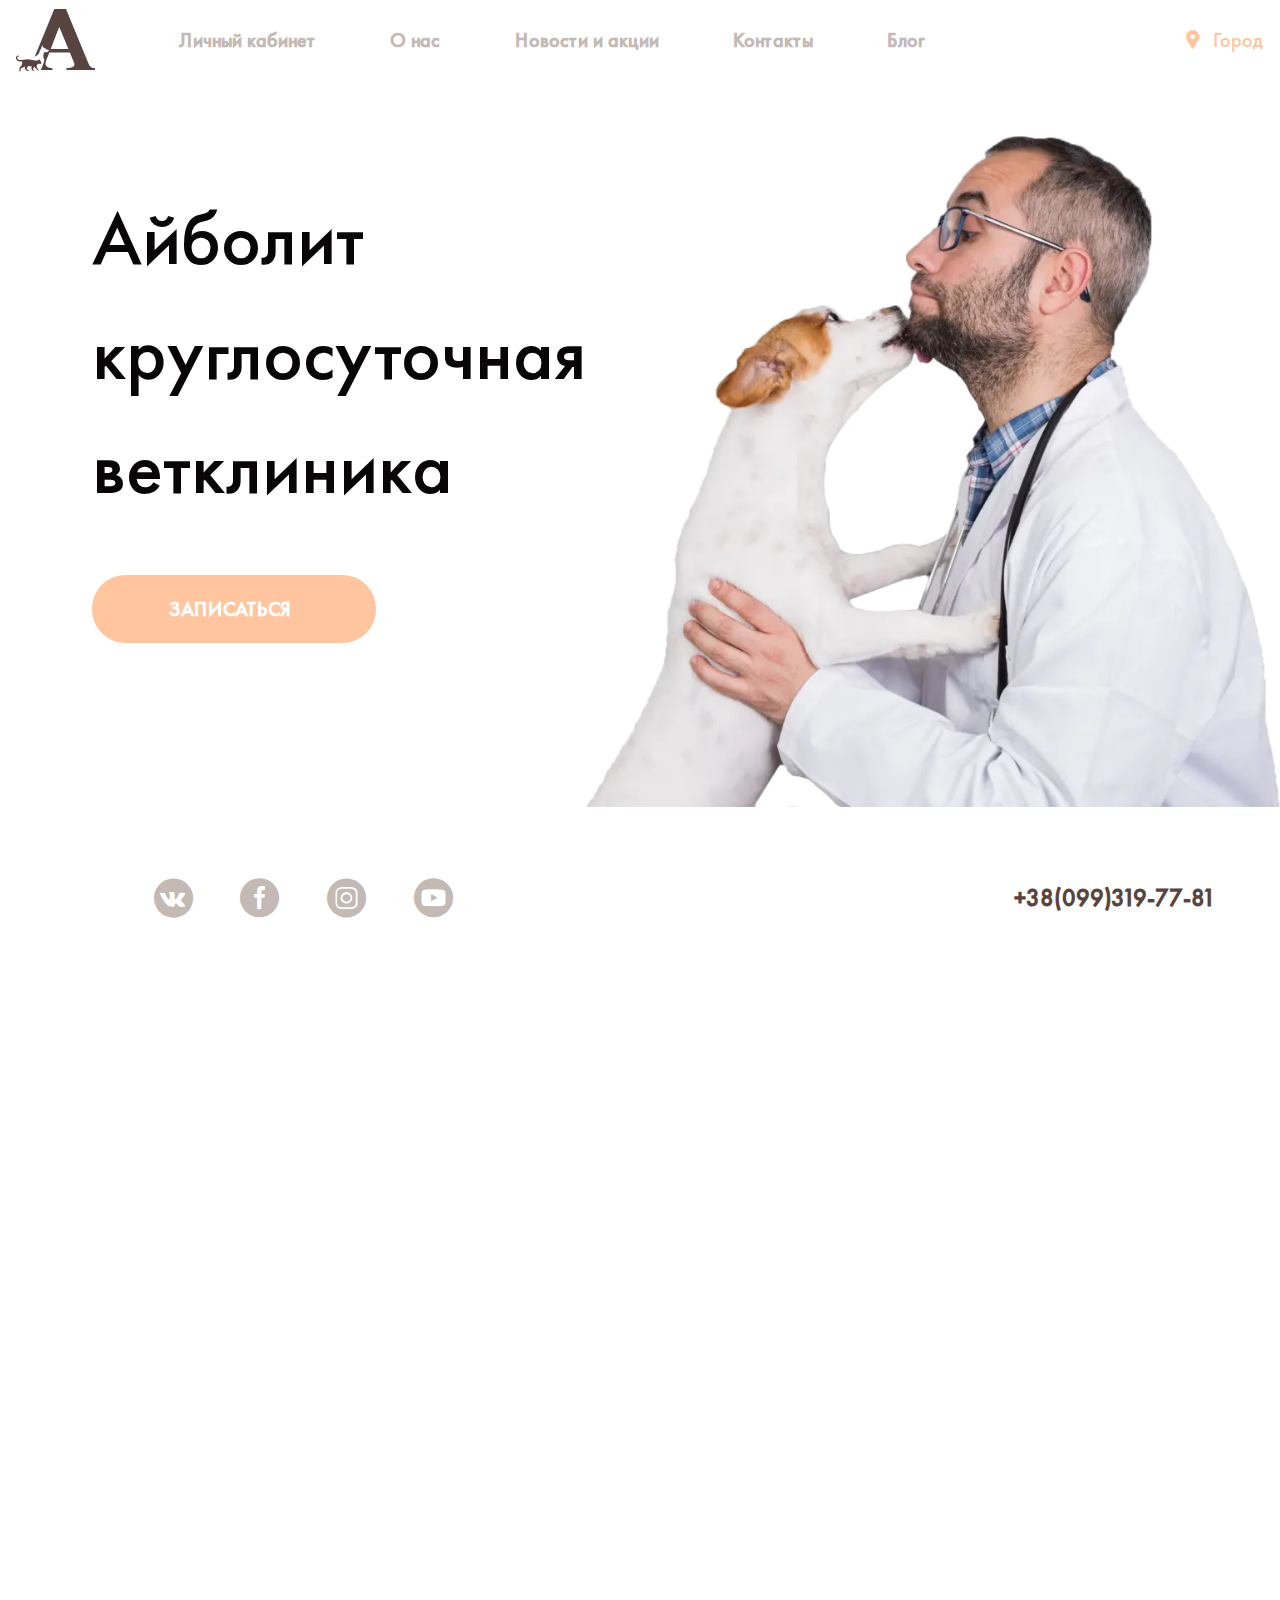
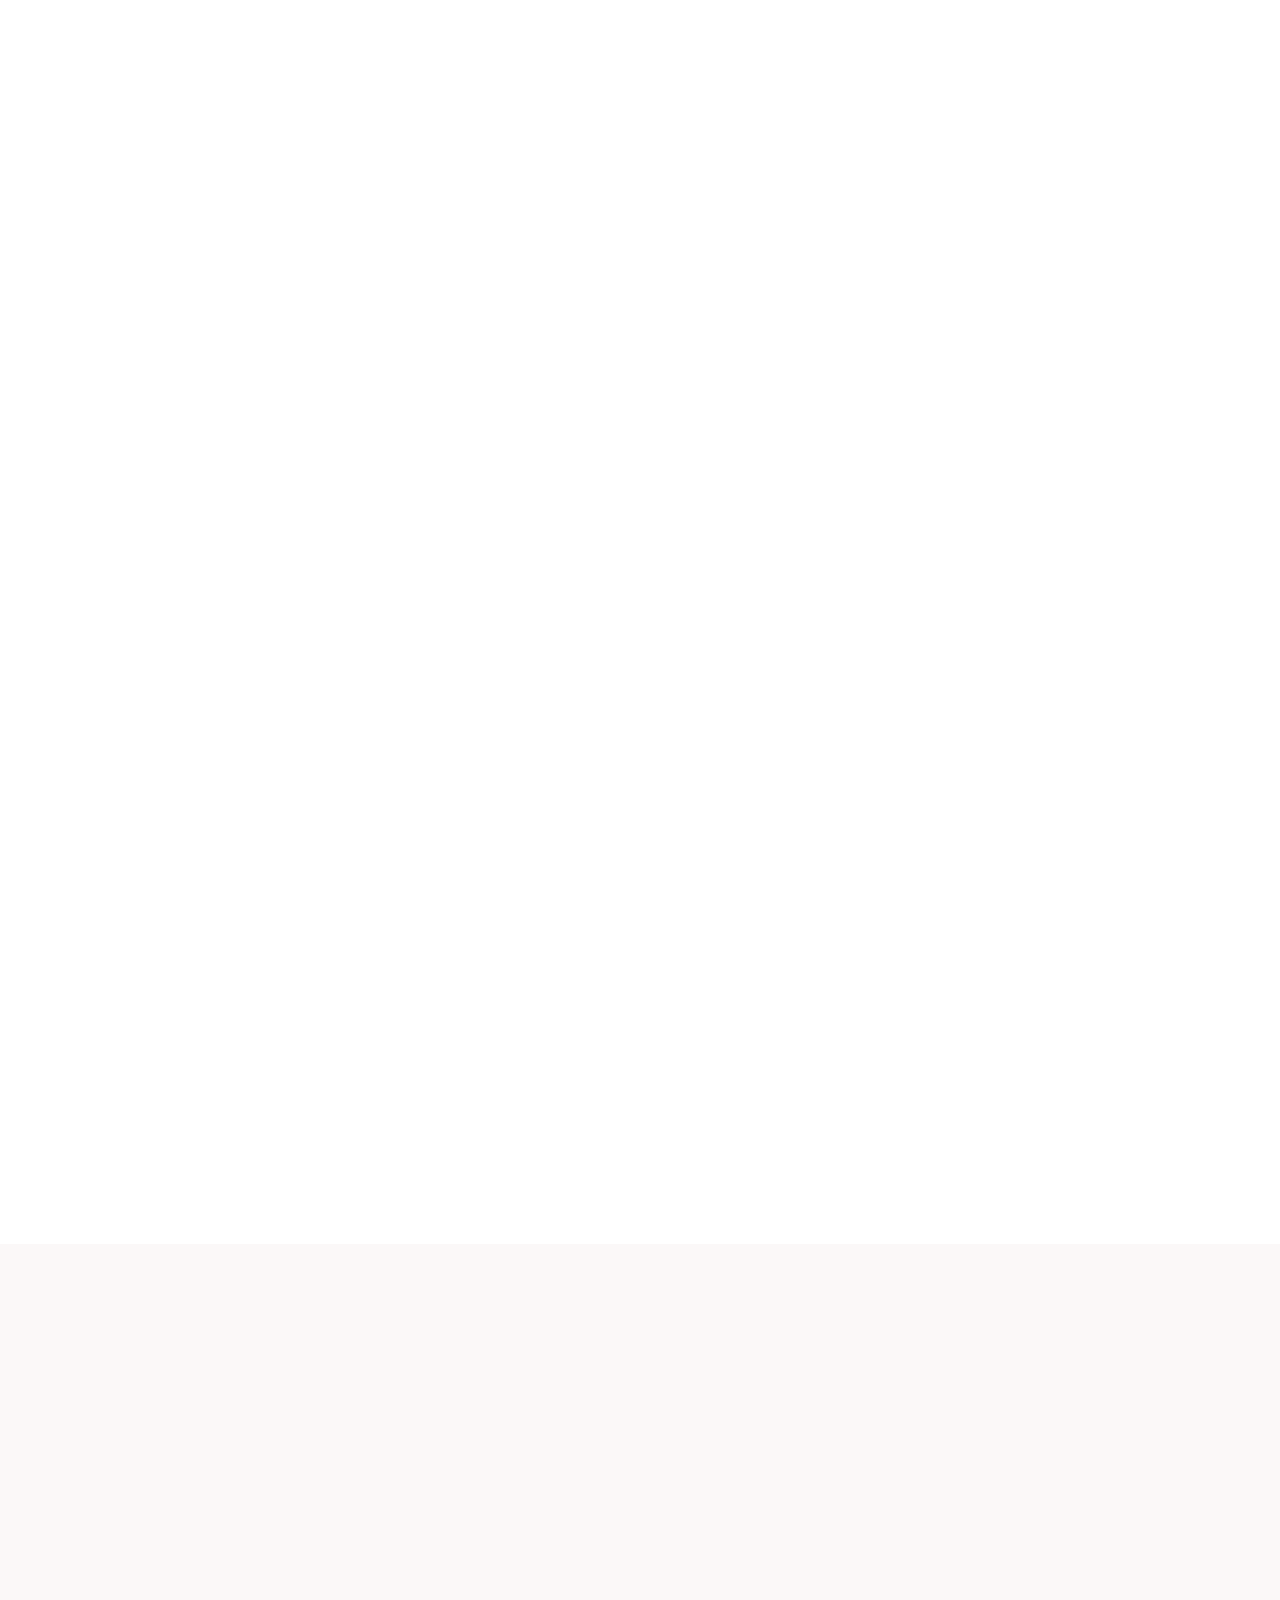
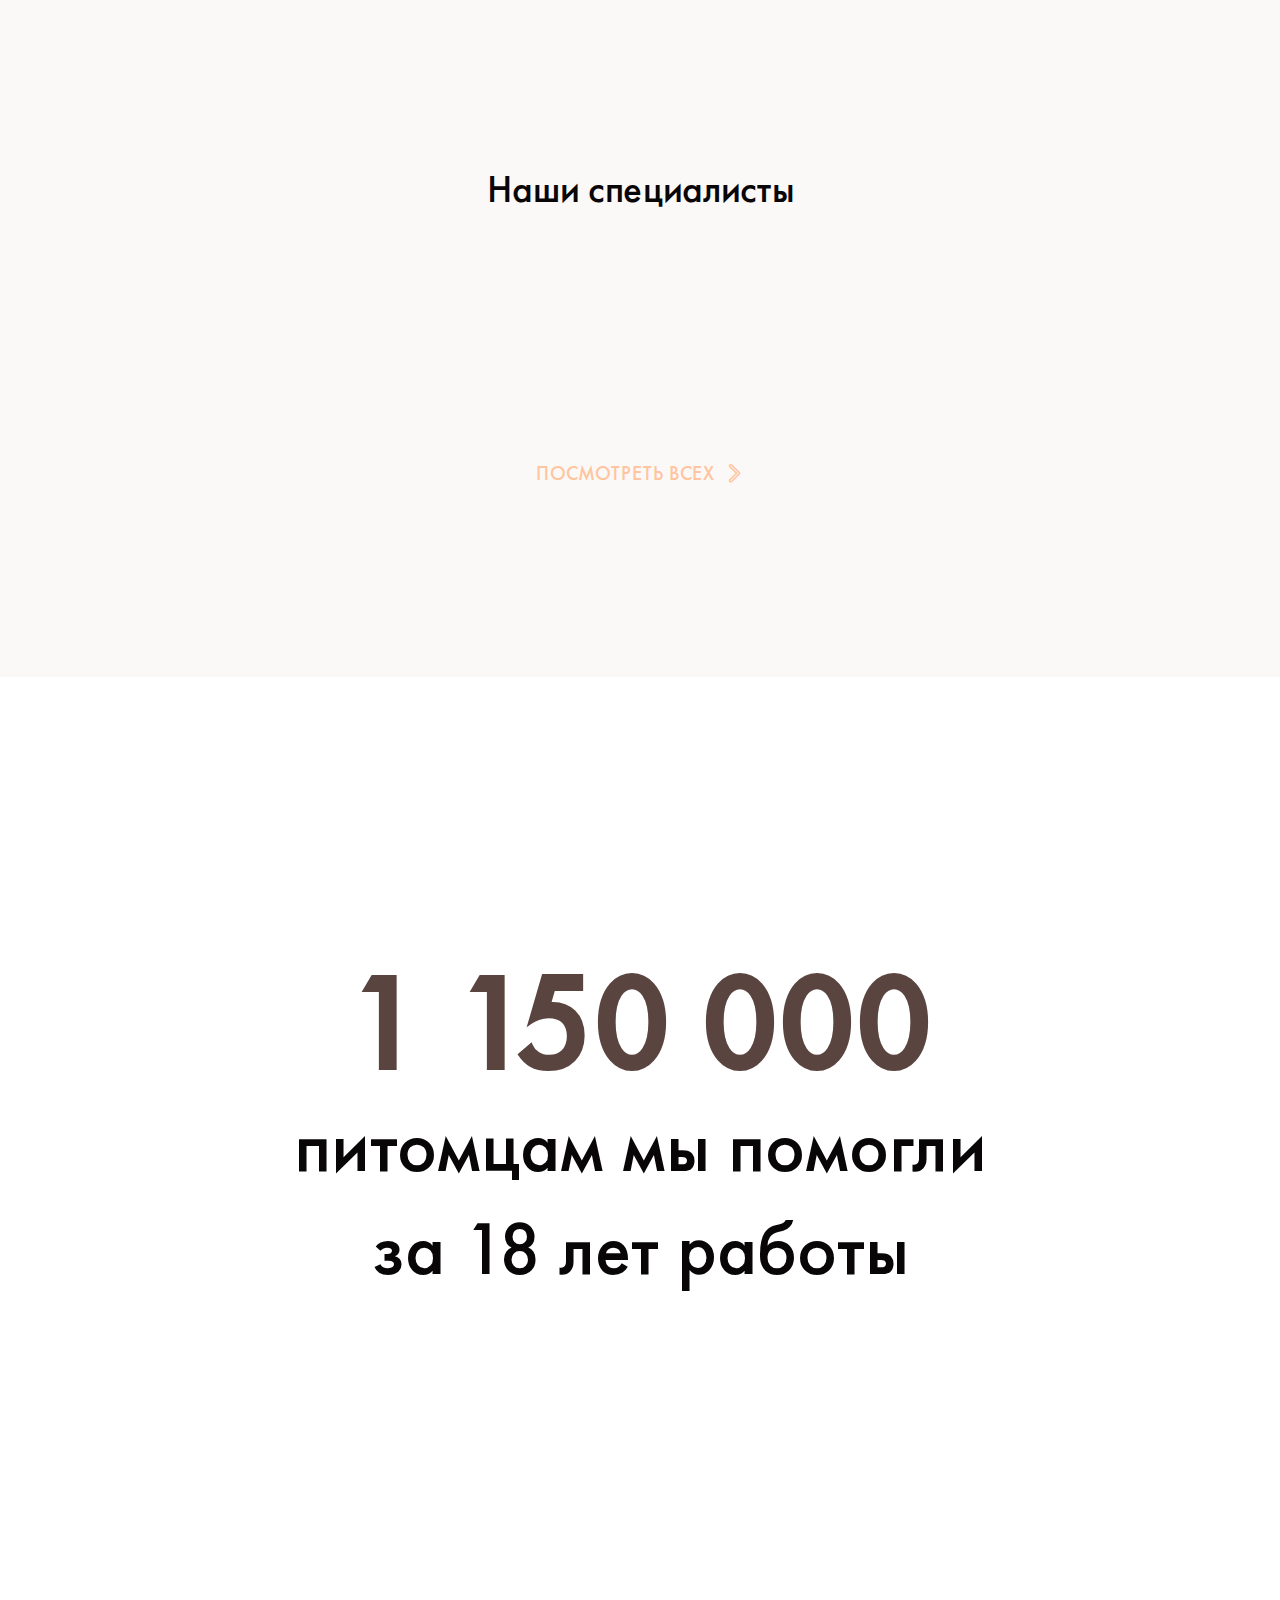
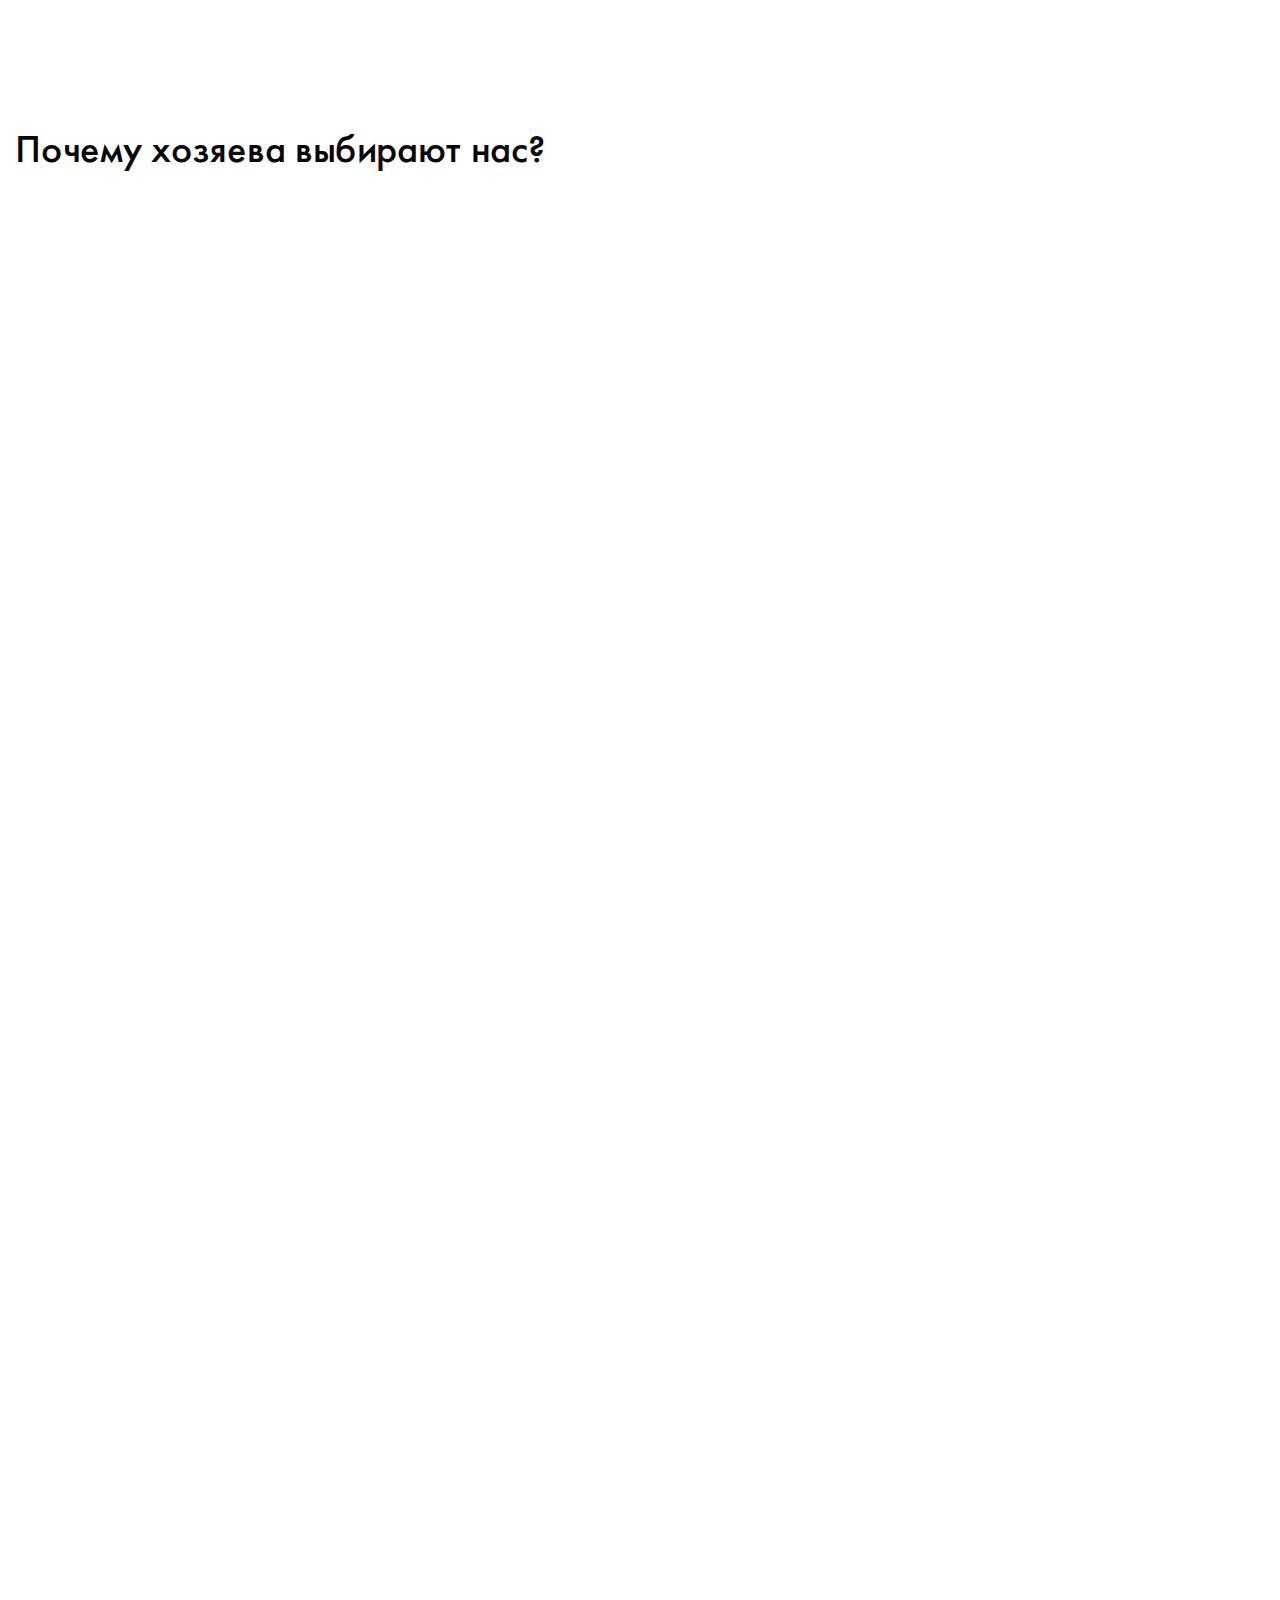
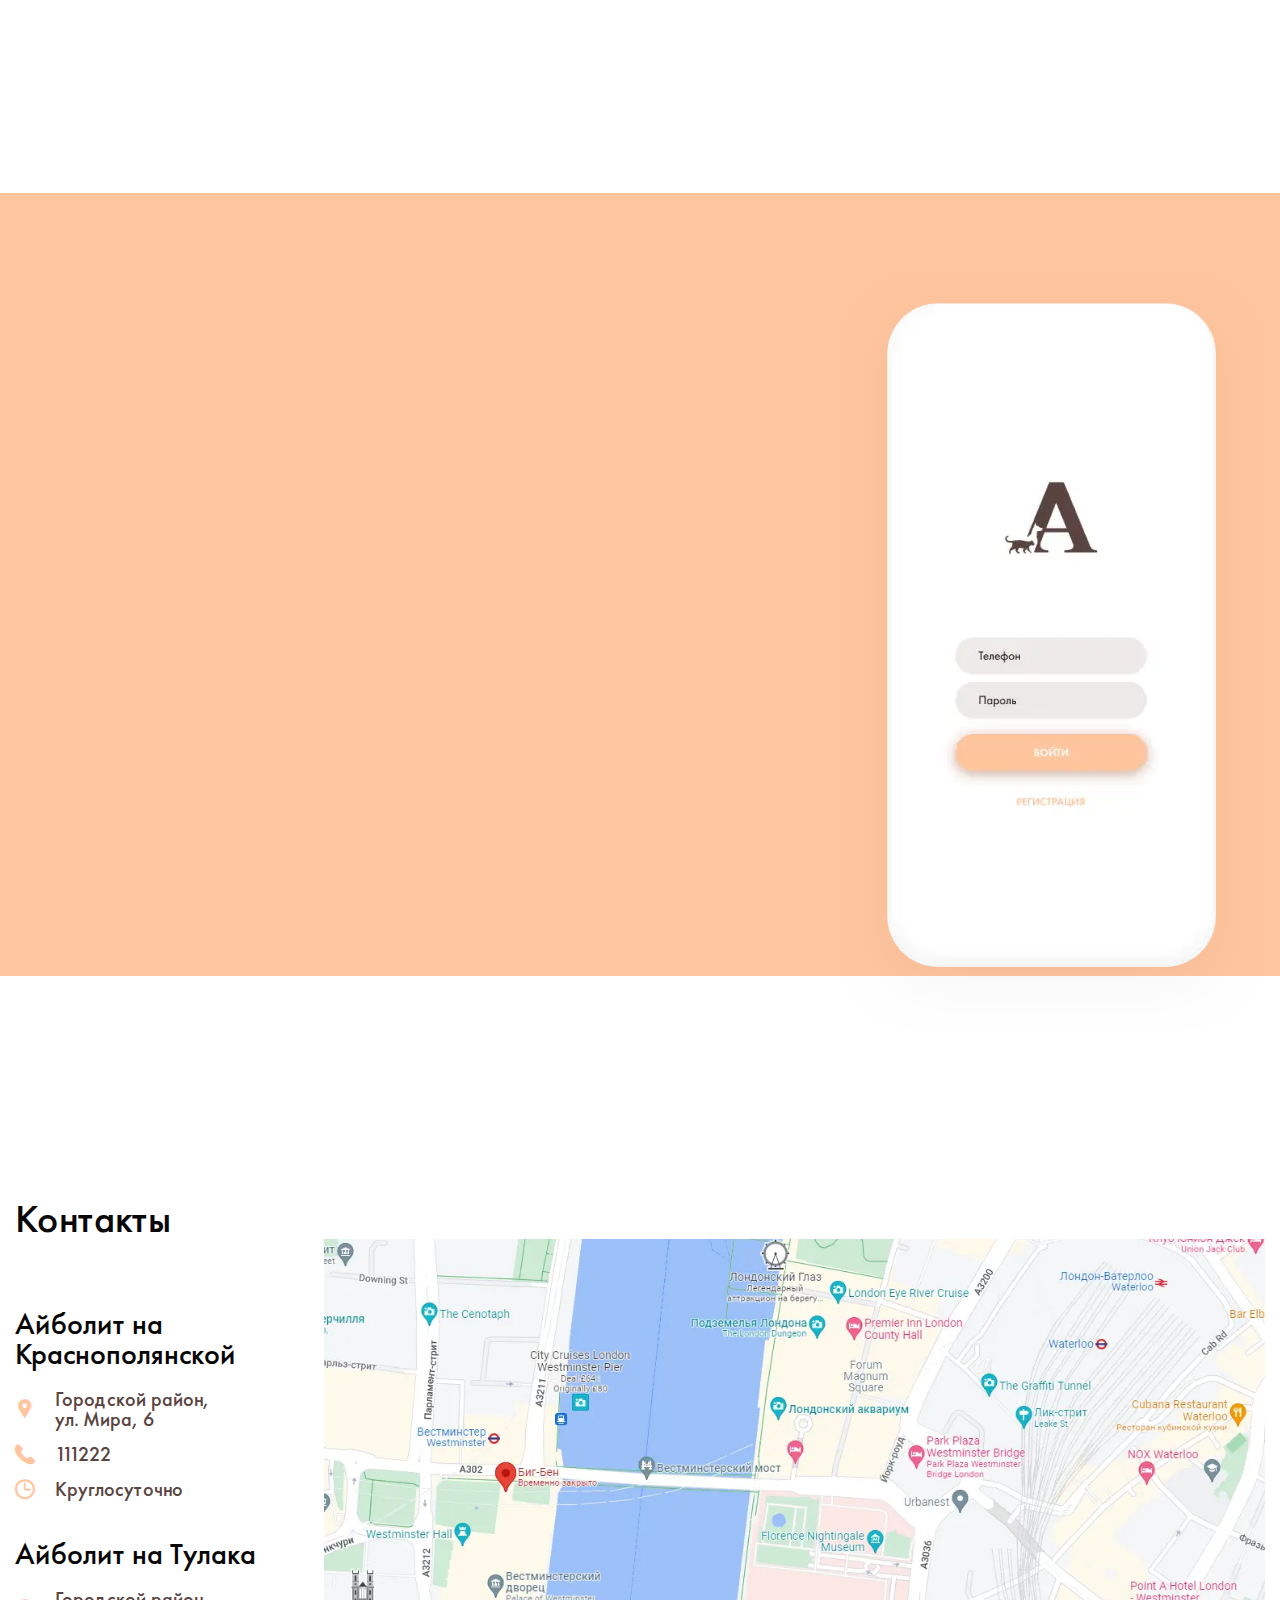
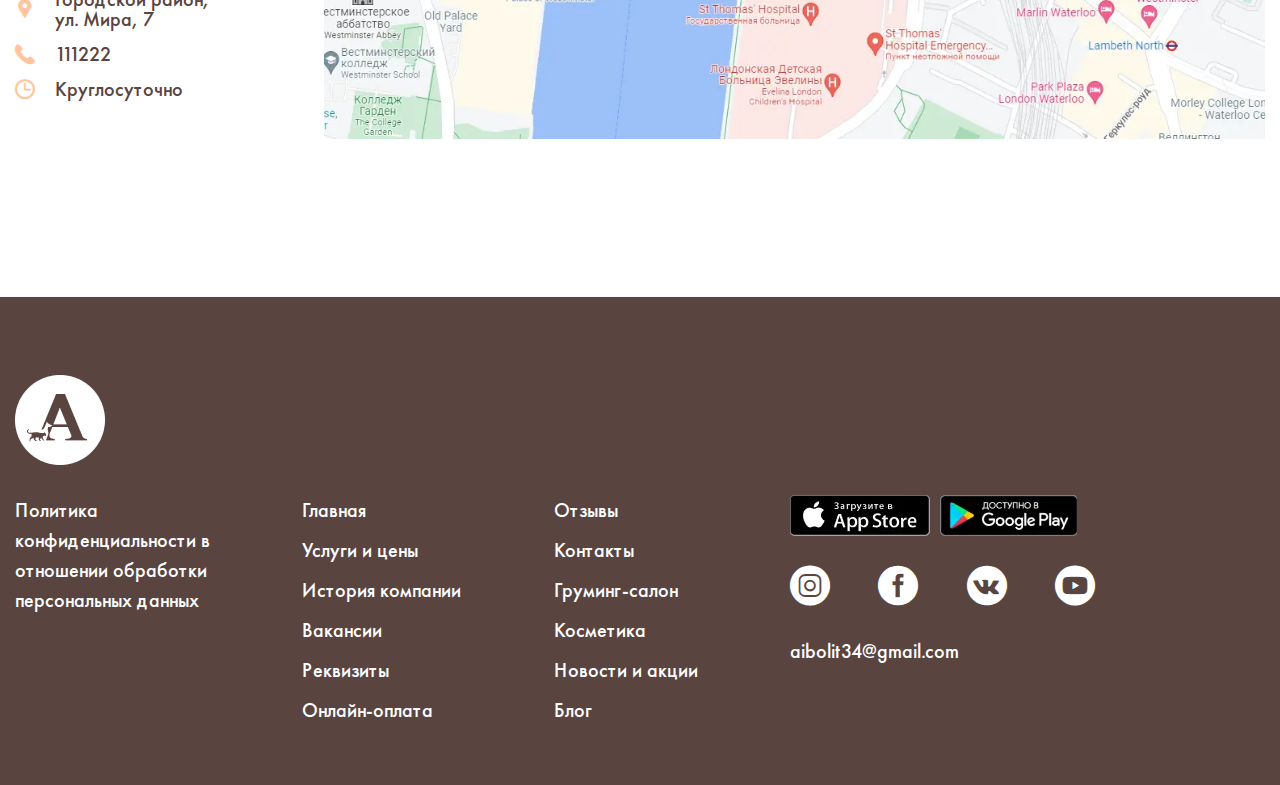
<file: index.html>
<!DOCTYPE html>
<html lang="ru">

<head>
	<title>Main</title>
	<meta charset="UTF-8">
	<meta name="format-detection" content="telephone=no">
	<!-- <style>body{opacity: 0;}</style> -->
	<link rel="stylesheet" href="css/style.min.css?_v=20220711223652">
	<link rel="shortcut icon" href="favicon.ico">
	<!-- <meta name="robots" content="noindex, nofollow"> -->
	<meta name="viewport" content="width=device-width, initial-scale=1.0">
</head>

<body>
	<div class="wrapper">
		<header class="header">
			<div class="header__container">
				<div class="header__body">
					<a href="index.html" class="header__logo"><picture><source srcset="img/logo.webp" type="image/webp"><img src="img/logo.png" alt="Logo"></picture></a>
					<div class="header__menu menu">
						<nav class="menu__body">
							<ul class="menu__list">
								<li class="menu__item"><a href="account.html" class="menu__link">Личный кабинет</a></li>
								<li class="menu__item"><a href="#" class="menu__link">О нас</a>
									<ul class="sub-menu__list">
										<li class="sub-menu__item"><a href="services.html" class="sub-menu__link">Услуги и цены</a></li>
										<li class="sub-menu__item"><a href="collective.html" class="sub-menu__link">Колектив</a></li>
										<li class="sub-menu__item"><a href="story.html" class="sub-menu__link">История компании</a></li>
									</ul>
								</li>
								<li class="menu__item"><a href="news.html" class="menu__link">Новости и акции</a></li>
								<li class="menu__item"><a data-header-goto data-goto="" href="index.html#contacts" class="menu__link">Контакты</a>
								</li>
								<li class="menu__item"><a href="blog.html" class="menu__link">Блог</a></li>
							</ul>
						</nav>
					</div>
					<div class="header__location _icon-point">
						Город
					</div>
					<button type="button" class="menu__icon icon-menu"><span></span></button>
				</div>
			</div>
		</header>
		<main class="page page_home">
			<div class="page__main-slider slider-main">
				<div class="slider-main__body">
					<div class="slider-main__slider swiper">
						<div class="slider-main__wrapper swiper-wrapper">
							<div class="slider-main__slide swiper-slide">
								<div class="slider-main__slide-content">
									<h1 data-swiper-parallax="-900" class="slider-main__slide-title">Айболит<br>
										круглосуточная<br>
										ветклиника
									</h1>
									<a href="" data-swiper-parallax="-700" class="button">Записаться</a>
								</div>
								<div data-swiper-parallax="-600" class="slider-main__slide-image">
									<picture><source srcset="img/main/main-slider/slide-02.webp" type="image/webp"><img src="img/main/main-slider/slide-02.png" alt="Slide"></picture>
								</div>
							</div>
							<div class="slider-main__slide swiper-slide">
								<div class="slider-main__slide-content">
									<h2 data-swiper-parallax="-900" class="slider-main__slide-title">Комфортные<br>
										оборудованные<br>
										стационары
									</h2>
									<a href="" data-swiper-parallax="-700" class="button">Записаться</a>
								</div>
								<div data-swiper-parallax="-600" class="slider-main__slide-image">
									<picture><source srcset="img/main/main-slider/slide-03.webp" type="image/webp"><img src="img/main/main-slider/slide-03.png" alt="Slide"></picture>
								</div>
							</div>
							<div class="slider-main__slide swiper-slide">
								<div class="slider-main__slide-content">
									<h2 data-swiper-parallax="-900" class="slider-main__slide-title">Новейшее<br>
										европейское<br>
										оборудование
									</h2>
									<a href="" data-swiper-parallax="-700" class="button">Записаться</a>
								</div>
								<div data-swiper-parallax="-600" class="slider-main__slide-image">
									<picture><source srcset="img/main/main-slider/slide-04.webp" type="image/webp"><img src="img/main/main-slider/slide-04.png" alt="Slide"></picture>
								</div>
							</div>
							<div class="slider-main__slide swiper-slide">
								<div class="slider-main__slide-content">
									<h2 data-swiper-parallax="-900" class="slider-main__slide-title">Собственная<br>
										современная<br>
										лаборатория
									</h2>
									<a href="" data-swiper-parallax="-700" class="button">Записаться</a>
								</div>
								<div data-swiper-parallax="-600" class="slider-main__slide-image">
									<picture><source srcset="img/main/main-slider/slide-05.webp" type="image/webp"><img src="img/main/main-slider/slide-05.png" alt="Slide"></picture>
								</div>
							</div>
							<div class="slider-main__slide swiper-slide">
								<div class="slider-main__slide-content">
									<h2 data-swiper-parallax="-900" class="slider-main__slide-title">Груминг салон<br>
										косметические<br>
										товары
									</h2>
									<a href="" data-swiper-parallax="-700" class="button">Записаться</a>
								</div>
								<div data-swiper-parallax="-600" class="slider-main__slide-image">
									<picture><source srcset="img/main/main-slider/slide-06.webp" type="image/webp"><img src="img/main/main-slider/slide-06.png" alt="Slide"></picture>
								</div>
							</div>
						</div>
						<!-- <button type="button" class="slider-main__button-prev"></button>
						<button type="button" class="slider-main__button-next"></button> -->
						<div class="slider-main__pagination"></div>
					</div>
					<div class="slider-main__contacts">
						<ul class="slider-main__social social-slider-main">
							<li><a href="" class="social-slider-main__link _icon-vk"></a></li>
							<li><a href="" class="social-slider-main__link _icon-fb"></a></li>
							<li><a href="" class="social-slider-main__link _icon-inst"></a></li>
							<li><a href="" class="social-slider-main__link _icon-youtube"></a></li>
						</ul>
						<a href="tel:380993197781" class="slider-main__number">+38(099)319-77-81</a>
					</div>
				</div>
			</div>
			<div class="page__services services">
				<div class="services__container">
					<div class="services__body">
						<div class="services__cards">
							<a href="" class="services__card _icon-therapy _anim-items">
								<div class="services__content">
									<div class="services__title">Терапия</div>
									<div class="services__info">26 услуг</div>
								</div>
							</a>
							<a href="" class="services__card _icon-surgery _anim-items">
								<div class="services__content">
									<div class="services__title">Хирургия</div>
									<div class="services__info">26 услуг</div>
								</div>
							</a>
							<a href="" class="services__card _icon-nevrology _anim-items">
								<div class="services__content">
									<div class="services__title">Неврология</div>
									<div class="services__info">26 услуг</div>
								</div>
							</a>
							<a href="" class="services__card _icon-orthology _anim-items">
								<div class="services__content">
									<div class="services__title">Ортопедия</div>
									<div class="services__info">26 услуг</div>
								</div>
							</a>
							<a href="" class="services__card _icon-nevrology _anim-items">
								<div class="services__content">
									<div class="services__title">Дерматология</div>
									<div class="services__info">26 услуг</div>
								</div>
							</a>
							<a href="" class="services__card _icon-cat _anim-items">
								<div class="services__content">
									<div class="services__title">Офтольмалогия</div>
									<div class="services__info">26 услуг</div>
								</div>
							</a>
							<a href="" class="services__card _icon-heart _anim-items">
								<div class="services__content">
									<div class="services__title">Кардиология</div>
									<div class="services__info">26 услуг</div>
								</div>
							</a>
							<a href="" class="services__card _icon-dentistry _anim-items">
								<div class="services__content">
									<div class="services__title">Стоматология</div>
									<div class="services__info">26 услуг</div>
								</div>
							</a>
							<a href="" class="services__card _icon-dogs _anim-items">
								<div class="services__content">
									<div class="services__title">Репродуктология</div>
									<div class="services__info">26 услуг</div>
								</div>
							</a>
							<a href="" class="services__card _icon-diagnosics _anim-items">
								<div class="services__content">
									<div class="services__title">Визуальная диагностика</div>
									<div class="services__info">26 услуг</div>
								</div>
							</a>
							<a href="" class="services__card _icon-lab _anim-items">
								<div class="services__content">
									<div class="services__title">Лаборатория</div>
									<div class="services__info">26 услуг</div>
								</div>
							</a>
							<a href="" class="services__card _icon-syringe _anim-items">
								<div class="services__content">
									<div class="services__title">Онкология</div>
									<div class="services__info">26 услуг</div>
								</div>
							</a>
							<a href="" class="services__card _icon-endocr _anim-items">
								<div class="services__content">
									<div class="services__title">Эндокринология</div>
									<div class="services__info">26 услуг</div>
								</div>
							</a>
							<a href="" class="services__card _icon-exotic _anim-items">
								<div class="services__content">
									<div class="services__title">Экзотические животные</div>
									<div class="services__info">26 услуг</div>
								</div>
							</a>
							<a href="" class="services__card _icon-pills _anim-items">
								<div class="services__content">
									<div class="services__title">Аптечка</div>
									<div class="services__info">26 услуг</div>
								</div>
							</a>
							<a href="" class="services__card _icon-grooming _anim-items">
								<div class="services__content">
									<div class="services__title">Груминг</div>
									<div class="services__info">26 услуг</div>
								</div>
							</a>
						</div>

					</div>
				</div>
			</div>
			<div class="page__about about">
				<div class="about__container">
					<div class="about__body">
						<div class="about__top about-top">
							<h2 class="about-top__title _anim-items">
								История компании
							</h2>
							<div class="about-top__text  _anim-items">
								История компании начинается 14 января 1999 года,<br> когда было образовано ООО «Чижи». Идея пришла, т.к. у<br>
								основателя компании Прозор Жанны Георгиевны была <br> собака боксёр по кличке Бард…
							</div>
							<a href="" class="about-top__link _icon-arrow-right _anim-items">Читать далее</a>
						</div>
						<div class="about__slider about-slider">
							<h2 class="about-slider__title">Наши специалисты</h2>
							<div class="about-slider__slider swiper _anim-items">
								<div class="about-slider__wrapper swiper-wrapper">
									<a href="" class="about-slider__slide swiper-slide">
										<picture><source srcset="img/main/story/01.webp" type="image/webp"><img src="img/main/story/01.png" alt="Slide"></picture>
									</a>
									<a href="" class="about-slider__slide swiper-slide">
										<picture><source srcset="img/main/story/02.webp" type="image/webp"><img src="img/main/story/02.png" alt="Slide"></picture>
									</a>
									<a href="" class="about-slider__slide swiper-slide">
										<picture><source srcset="img/main/story/01.webp" type="image/webp"><img src="img/main/story/01.png" alt="Slide"></picture>
									</a>
									<a href="" class="about-slider__slide swiper-slide">
										<picture><source srcset="img/main/story/02.webp" type="image/webp"><img src="img/main/story/02.png" alt="Slide"></picture>
									</a>
									<a href="" class="about-slider__slide swiper-slide">
										<picture><source srcset="img/main/story/01.webp" type="image/webp"><img src="img/main/story/01.png" alt="Slide"></picture>
									</a>
									<a href="" class="about-slider__slide swiper-slide">
										<picture><source srcset="img/main/story/02.webp" type="image/webp"><img src="img/main/story/02.png" alt="Slide"></picture>
									</a>
									<a href="" class="about-slider__slide swiper-slide">
										<picture><source srcset="img/main/story/01.webp" type="image/webp"><img src="img/main/story/01.png" alt="Slide"></picture>
									</a>
									<a href="" class="about-slider__slide swiper-slide">
										<picture><source srcset="img/main/story/02.webp" type="image/webp"><img src="img/main/story/02.png" alt="Slide"></picture>
									</a>
									<a href="" class="about-slider__slide swiper-slide">
										<picture><source srcset="img/main/story/01.webp" type="image/webp"><img src="img/main/story/01.png" alt="Slide"></picture>
									</a>
									<a href="" class="about-slider__slide swiper-slide">
										<picture><source srcset="img/main/story/02.webp" type="image/webp"><img src="img/main/story/02.png" alt="Slide"></picture>
									</a>
									<a href="" class="about-slider__slide swiper-slide">
										<picture><source srcset="img/main/story/01.webp" type="image/webp"><img src="img/main/story/01.png" alt="Slide"></picture>
									</a>
									<a href="" class="about-slider__slide swiper-slide">
										<picture><source srcset="img/main/story/02.webp" type="image/webp"><img src="img/main/story/02.png" alt="Slide"></picture>
									</a>
								</div>
								<button type="button" class="controls-about-slider__prev _icon-arrow-left"></button>
								<button type="button" class="controls-about-slider__next _icon-arrow-right"></button>
							</div>
							<a href="" class="about-slider__link _icon-arrow-right">Посмотреть всех</a>
						</div>
					</div>
				</div>
			</div>
			<div class="page__count count">
				<div class="count__container">
					<div class="count__body">
						<div data-max="1000" class="count__number">1 150 000</div>
						<div class="count__text">питомцам мы помогли <br>за 18 лет работы</div>
						<div class="count__image _anim-items">
							<picture><source srcset="img/main/count/bird.webp" type="image/webp"><img src="img/main/count/bird.png" alt="Bird"></picture>
						</div>
					</div>
				</div>
			</div>
			<div class="page__benefits benefits">
				<div class="benefits__container">
					<div class="benefits__body">
						<h3 class="benefits__title">Почему хозяева выбирают нас?</h3>
						<div class="benefits__items">
							<div class="benefits__item item-benefits _anim-items">
								<div class="item-benefits__body">
									<div class="item-benefits__benefit">Работаем круглосуточно</div>
									<div class="item-benefits__content">
										<div class="item-benefits__image">
											<picture><source srcset="img/main/benefits/24-7.webp" type="image/webp"><img src="img/main/benefits/24-7.png" alt="Image"></picture>
										</div>
										<div class="item-benefits__decription">Мы готовы в любое время суток принять домашних питомцев и их хозяев</div>
									</div>
								</div>
							</div>
							<div class="benefits__item item-benefits _anim-items">
								<div class="item-benefits__body">
									<div class="item-benefits__benefit">Широкий спектр услуг
									</div>
									<div class="item-benefits__content">
										<div class="item-benefits__image">
											<picture><source srcset="img/main/benefits/animals.webp" type="image/webp"><img src="img/main/benefits/animals.png" alt="Image"></picture>
										</div>
										<div class="item-benefits__decription">Кроме широкопрофильных докторов в клинике развиты узкие направления в ветеринарии –
											офтальмология, стоматология, дерматология, травматология, ортопедия и онкология
										</div>
									</div>
								</div>
							</div>
							<div class="benefits__item item-benefits _anim-items">
								<div class="item-benefits__body">
									<div class="item-benefits__benefit">Большой опыт
									</div>
									<div class="item-benefits__content">
										<div class="item-benefits__image">
											<picture><source srcset="img/main/benefits/hand.webp" type="image/webp"><img src="img/main/benefits/hand.png" alt="Image"></picture>
										</div>
										<div class="item-benefits__decription">30 высококвалифицированных врачей нашей клиники предоставляют ветеринарную помощь уже на
											протяжении 18 лет!
										</div>
									</div>
								</div>
							</div>
							<div class="benefits__item item-benefits _anim-items">
								<div class="item-benefits__body">
									<div class="item-benefits__benefit">Собственная лаборатория
									</div>
									<div class="item-benefits__content">
										<div class="item-benefits__image">
											<picture><source srcset="img/main/benefits/flask.webp" type="image/webp"><img src="img/main/benefits/flask.png" alt="Image"></picture>
										</div>
										<div class="item-benefits__decription">Оборудованная профессиональным оснащением производства компании IDEXX International
											Inc.(США), которое позволяет получить результаты исследования прямо на приеме
										</div>
									</div>
								</div>
							</div>
							<div class="benefits__item item-benefits _anim-items">
								<div class="item-benefits__body">
									<div class="item-benefits__benefit">Оснащенные стационары
									</div>
									<div class="item-benefits__content">
										<div class="item-benefits__image">
											<picture><source srcset="img/main/benefits/real-estate.webp" type="image/webp"><img src="img/main/benefits/real-estate.png" alt="Image"></picture>
										</div>
										<div class="item-benefits__decription">Обычный и инфекционный стационар с индивидуальным подогревом каждой клетки. Для питомцев в
											критическом состоянии предусмотрены кислородные камеры
										</div>
									</div>
								</div>
							</div>
							<div class="benefits__item item-benefits _anim-items">
								<div class="item-benefits__body">
									<div class="item-benefits__benefit">Новейшее оборудование
									</div>
									<div class="item-benefits__content">
										<div class="item-benefits__image">
											<picture><source srcset="img/main/benefits/lab-microscope.webp" type="image/webp"><img src="img/main/benefits/lab-microscope.png" alt="Image"></picture>
										</div>
										<div class="item-benefits__decription">Помимо лабораторного оборудования и цифрового рентгена в клинике используется современный
											эндоскоп KARL STORZ
										</div>
									</div>
								</div>
							</div>
							<div class="benefits__item item-benefits _anim-items">
								<div class="item-benefits__body">
									<div class="item-benefits__benefit">Запись на прием онлайн</div>
									<div class="item-benefits__content">
										<div class="item-benefits__image">
											<picture><source srcset="img/main/benefits/24-7.webp" type="image/webp"><img src="img/main/benefits/24-7.png" alt="Image"></picture>
										</div>
										<div class="item-benefits__decription">Запись на приём позволяет избежать ожиданий в очереди, но если вы не можете приехать - мы
											выезжаем на дом!
										</div>
									</div>
								</div>
							</div>
							<div class="benefits__item item-benefits _anim-items">
								<div class="item-benefits__body">
									<div class="item-benefits__benefit">Аптека и зоомагазин</div>
									<div class="item-benefits__content">
										<div class="item-benefits__image">
											<picture><source srcset="img/main/benefits/drugs.webp" type="image/webp"><img src="img/main/benefits/drugs.png" alt="Image"></picture>
										</div>
										<div class="item-benefits__decription">Для удобства в клинике предусмотрен аптечный пункт, а также бутик с одеждой и
											косметическими средствами для ухода за домашними любимцами
										</div>
									</div>
								</div>
							</div>
							<div class="benefits__item item-benefits _anim-items">
								<div class="item-benefits__body">
									<div class="item-benefits__benefit">Груминг-салон
									</div>
									<div class="item-benefits__content">
										<div class="item-benefits__image">
											<picture><source srcset="img/main/benefits/scissors.webp" type="image/webp"><img src="img/main/benefits/scissors.png" alt="Image"></picture>
										</div>
										<div class="item-benefits__decription">Отдельный кабинет для проведения гигиенческих и косметических процедур, таких как мытьё и
											сушка, стрижка или тримминг, уход за ушами, глазами и когтями и многое другое
										</div>
									</div>
								</div>
							</div>
						</div>
					</div>
				</div>
			</div>
			<div class="page__app app">
				<div class="app__container">
					<div class="app__body">
						<div class="app__content _anim-items">
							<div class="app__subtitle">Скоро</div>
							<h5 class="app__title">Удобное приложение <br> для питомцев и <br> их хозяев
							</h5>
							<div class="app__links">
								<a href="" class="app__link"><picture><source srcset="img/main/app/appstore.webp" type="image/webp"><img src="img/main/app/appstore.png" alt="Appstore"></picture></a>
								<a href="" class="app__link"><picture><source srcset="img/main/app/google-play.webp" type="image/webp"><img src="img/main/app/google-play.png" alt="Googleplay"></picture></a>
							</div>
						</div>
						<div class="app__images">
							<div class="app__decor-dog _anim-items">
								<picture><source srcset="img/main/app/dog.webp" type="image/webp"><img src="img/main/app/dog.png" alt="Dog"></picture>
							</div>
							<div class="app__decor-app _anim-items">
								<picture><source srcset="img/main/app/app.webp" type="image/webp"><img src="img/main/app/app.png" alt="App"></picture>
							</div>
						</div>
					</div>
				</div>
			</div>
			<div id="contacts" class="page__contacts contacts">
				<div class="contacts__container">
					<div class="contacts__title">Контакты</div>
					<div class="contacts__body">
						<div class="contacts__rows">
							<div class="contacts__row">
								<div class="contacts__name">Айболит на Краснополянской
								</div>
								<div class="contacts__item _icon-point">Городской район, <br> ул. Мира, 6</div>
								<a href="tel:111222" class="contacts__item _icon-phone">111222</a>
								<div class="contacts__item _icon-clock">Круглосуточно</div>
							</div>
							<div class="contacts__row">
								<div class="contacts__name">Айболит на Тулака</div>
								<div class="contacts__item _icon-point">Городской район, <br> ул. Мира, 7</div>
								<a href="tel:111222" class="contacts__item _icon-phone">111222
								</a>
								<div class="contacts__item _icon-clock">Круглосуточно</div>
							</div>
						</div>
						<div id="map" class="contacts__map">
							<picture><source srcset="img/main/contacts/map.webp" type="image/webp"><img src="img/main/contacts/map.png" alt="Map"></picture>
						</div>
					</div>
				</div>
			</div>
		</main>
		<footer class="footer">
			<div class="footer__container">
				<div class="footer__body">
					<a href="" class="footer__logo"><picture><source srcset="img/logo-03.webp" type="image/webp"><img src="img/logo-03.png" alt="Logo"></picture></a>
					<div class="footer__columns">
						<div class="footer__column">
							<a href="" class="footer__policy">
								Политика<br>
								конфиденциальности в<br>
								отношении обработки<br>
								персональных данных<br>
							</a>
						</div>
						<div class="footer__column">
							<div class="footer__menu menu-footer">
								<nav class="menu-footer__body">
									<ul class="menu-footer__list">
										<li class="menu-footer__item"><a href="" class="menu-footer__link">Главная</a></li>
										<li class="menu-footer__item"><a href="" class="menu-footer__link">Услуги и цены</a></li>
										<li class="menu-footer__item"><a href="" class="menu-footer__link">История компании</a></li>
										<li class="menu-footer__item"><a href="" class="menu-footer__link">Вакансии</a></li>
										<li class="menu-footer__item"><a href="" class="menu-footer__link">Реквизиты</a></li>
										<li class="menu-footer__item"><a href="" class="menu-footer__link">Онлайн-оплата</a></li>
									</ul>
								</nav>
							</div>
						</div>
						<div class="footer__column">
							<div class="footer__menu menu-footer">
								<nav class="menu-footer__body">
									<ul class="menu-footer__list">
										<li class="menu-footer__item"><a href="" class="menu-footer__link">Отзывы</a></li>
										<li class="menu-footer__item"><a href="" class="menu-footer__link">Контакты</a></li>
										<li class="menu-footer__item"><a href="" class="menu-footer__link">Груминг-салон</a></li>
										<li class="menu-footer__item"><a href="" class="menu-footer__link">Косметика</a></li>
										<li class="menu-footer__item"><a href="" class="menu-footer__link">Новости и акции</a></li>
										<li class="menu-footer__item"><a href="" class="menu-footer__link">Блог</a></li>
									</ul>
								</nav>
							</div>
						</div>
						<div class="footer__column">
							<div class="footer__links">
								<a href="" class="footer__link"><picture><source srcset="img/main/footer/app-store.webp" type="image/webp"><img src="img/main/footer/app-store.png" alt="Link"></picture></a>
								<a href="" class="footer__link"><picture><source srcset="img/main/footer/google-play.webp" type="image/webp"><img src="img/main/footer/google-play.png" alt="Link"></picture></a>
							</div>
							<ul class="footer__social">
								<li><a href="" class="footer__social-link _icon-inst"></a></li>
								<li><a href="" class="footer__social-link _icon-fb"></a></li>
								<li><a href="" class="footer__social-link _icon-vk"></a></li>
								<li><a href="" class="footer__social-link _icon-youtube"></a></li>
							</ul>
							<a href="mailto:aibolit34@gmail.com" class="footer__email">
								aibolit34@gmail.com</a>
						</div>
					</div>
				</div>
			</div>
		</footer>
	</div>
	<!-- <div id="popup" aria-hidden="true" class="popup">
	<div class="popup__wrapper">
		<div class="popup__content">
			<button data-close type="button" class="popup__close">Закрыть</button>
			<div class="popup__text">
				Text
			</div>
		</div>
	</div>
</div> -->
	<script src="js/app.min.js?_v=20220711223652"></script>
</body>

</html>
</file>
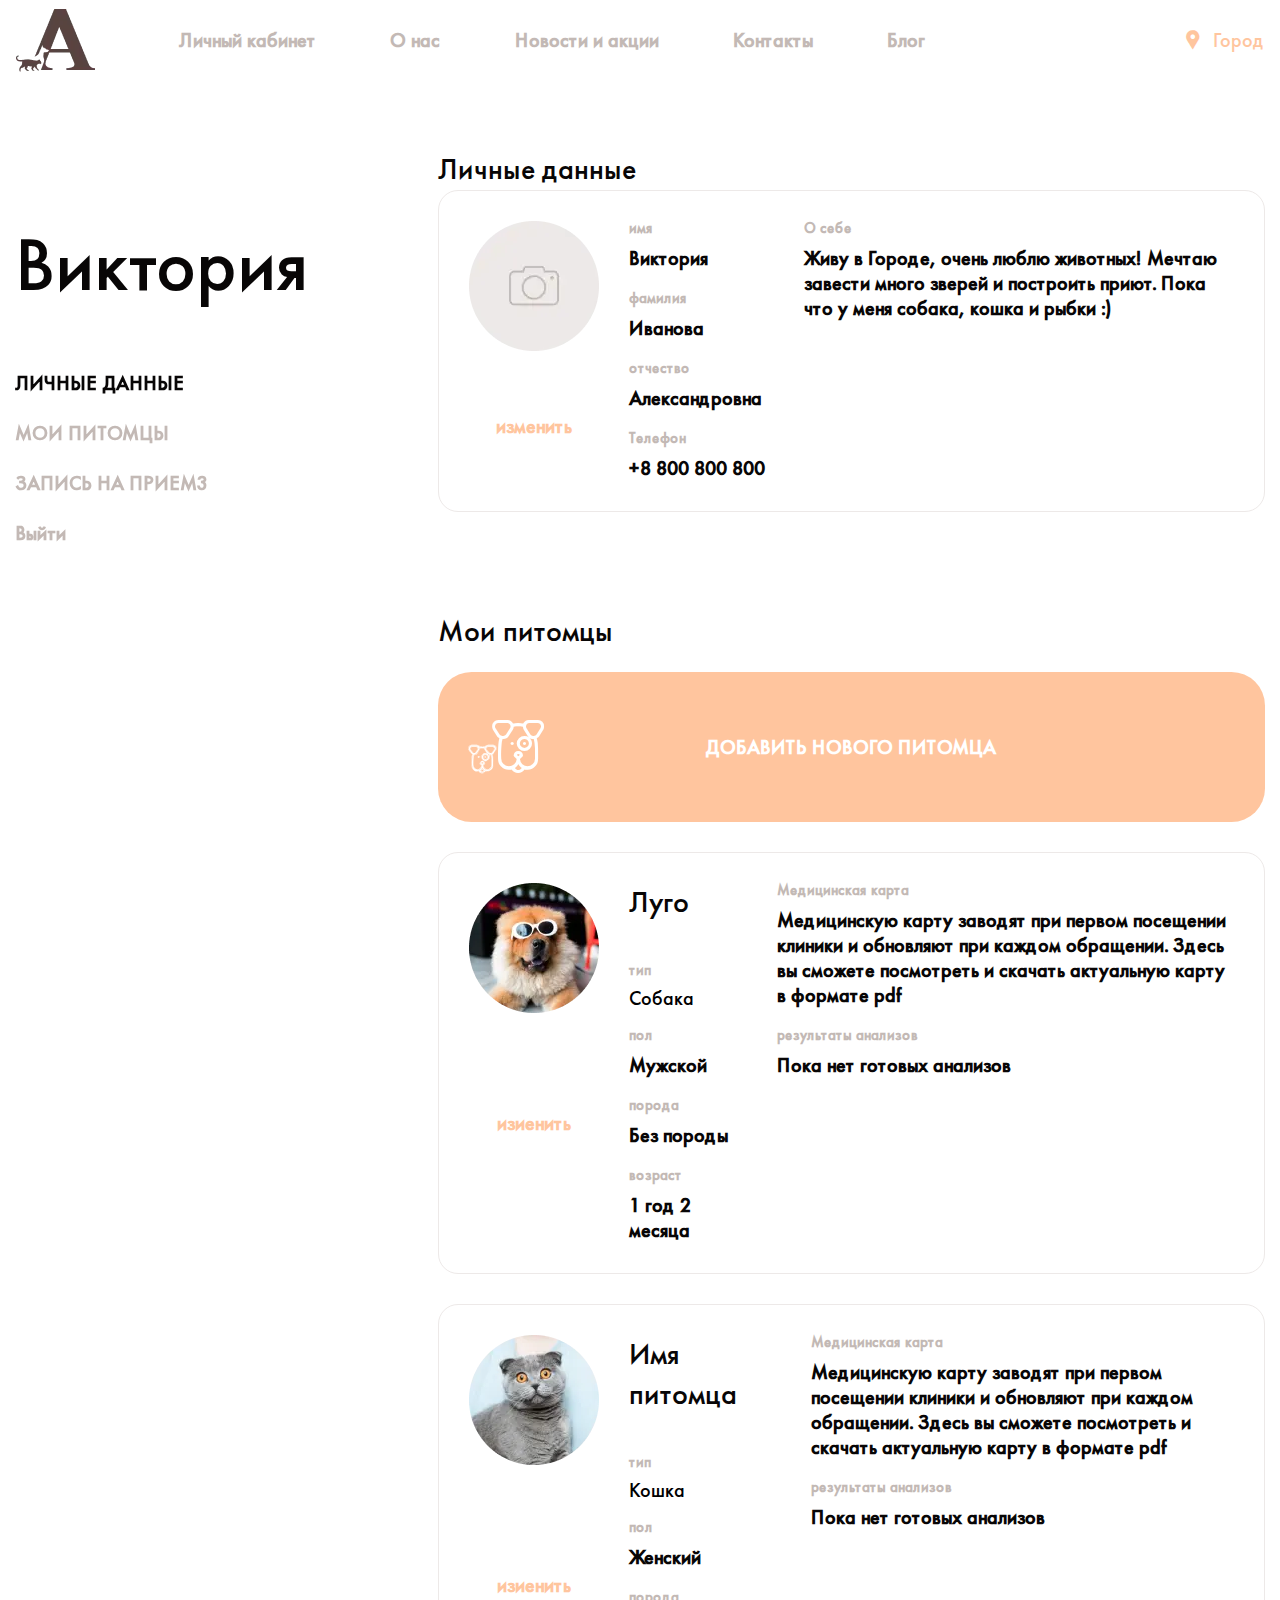
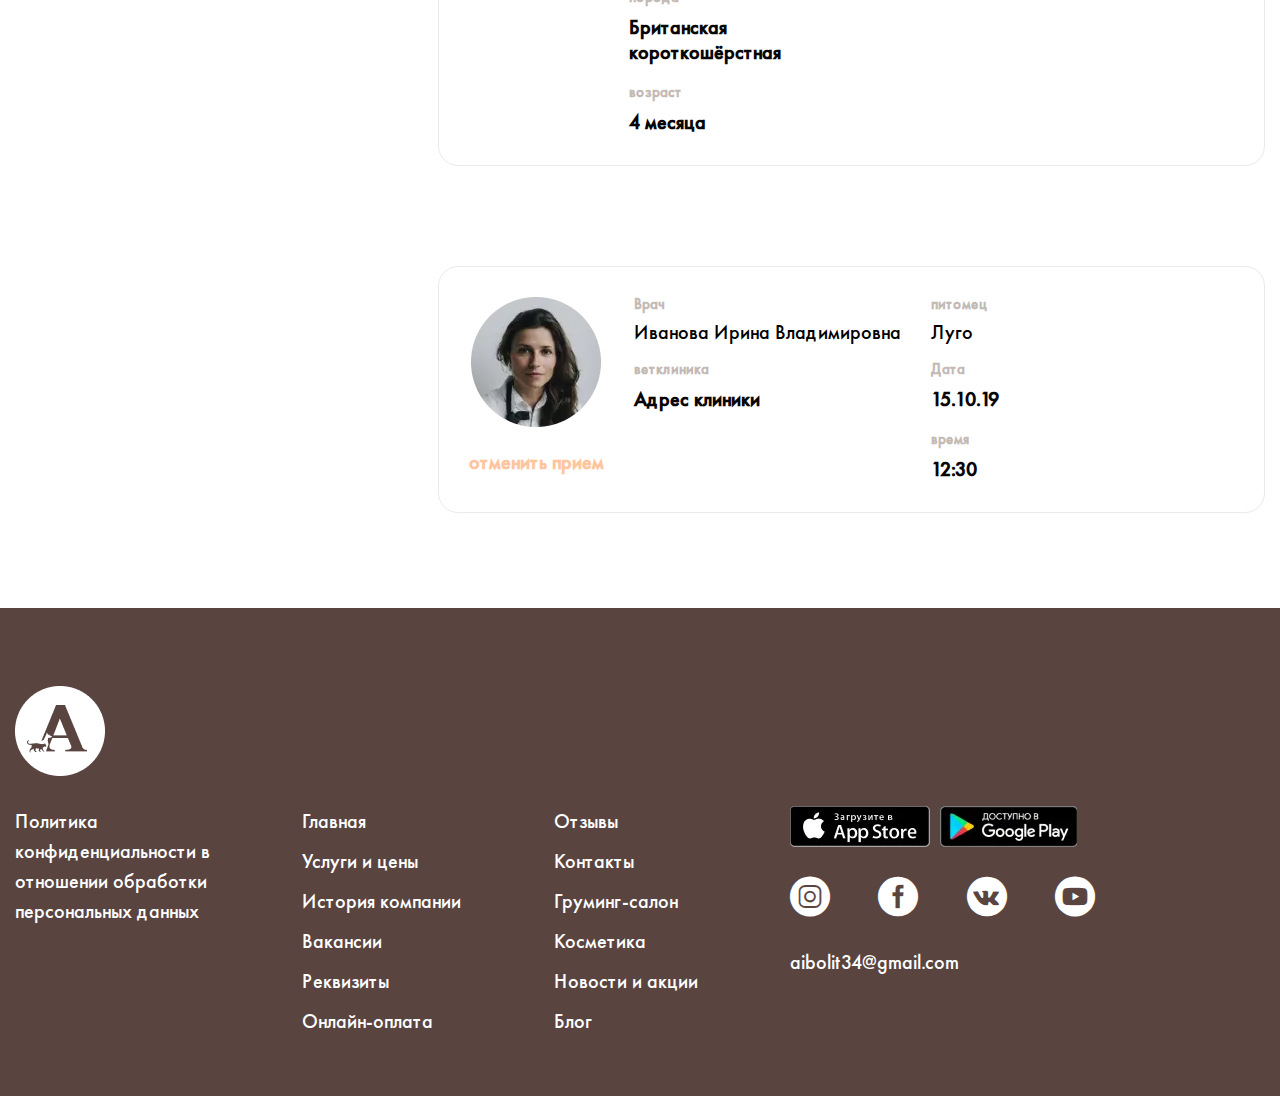
<file: account.html>
<!DOCTYPE html>
<html lang="ru">

<head>
	<title>Account</title>
	<meta charset="UTF-8">
	<meta name="format-detection" content="telephone=no">
	<!-- <style>body{opacity: 0;}</style> -->
	<link rel="stylesheet" href="css/style.min.css?_v=20220705135403">
	<link rel="shortcut icon" href="favicon.ico">
	<!-- <meta name="robots" content="noindex, nofollow"> -->
	<meta name="viewport" content="width=device-width, initial-scale=1.0">
</head>

<body>
	<div class="wrapper">
		<header class="header">
			<div class="header__container">
				<div class="header__body">
					<a href="" class="header__logo"><picture><source srcset="img/logo.webp" type="image/webp"><img src="img/logo.png" alt="Logo"></picture></a>
					<div class="header__menu menu">
						<nav class="menu__body">
							<ul class="menu__list">
								<li class="menu__item"><a href="account.html" class="menu__link">Личный кабинет</a></li>
								<li class="menu__item"><a href="#" class="menu__link">О нас</a>
									<ul class="sub-menu__list">
										<li class="sub-menu__item"><a href="services.html" class="sub-menu__link">Услуги и цены</a></li>
										<li class="sub-menu__item"><a href="collective.html" class="sub-menu__link">Колектив</a></li>
										<li class="sub-menu__item"><a href="story.html" class="sub-menu__link">История компании</a></li>
									</ul>
								</li>
								<li class="menu__item"><a href="news.html" class="menu__link">Новости и акции</a></li>
								<li class="menu__item"><a data-header-goto data-goto="" href="home.html#contacts" class="menu__link">Контакты</a>
								</li>
								<li class="menu__item"><a href="blog.html" class="menu__link">Блог</a></li>
							</ul>
						</nav>
					</div>
					<div class="header__location _icon-point">
						Город
					</div>
					<button type="button" class="menu__icon icon-menu"><span></span></button>
				</div>
			</div>
		</header>
		<main class="page__user-account user-account-page">
			<div class="user-account-page__container">
				<div class="user-account-page__body">
					<div class="user-account-page__navigation">
						<h1 class="contents__title title">Виктория</h1>
						<nav class="contents__body contents">
							<ul class="contents__list">
								<li class="contents__item"><a data-goto-header data-goto="#section-1" href="#section-1" class="contents__link">ЛИЧНЫЕ ДАННЫЕ</a></li>
								<li class="contents__item"><a data-goto-header data-goto="#section-2" href="#section-2" class="contents__link">МОИ ПИТОМЦЫ</a></li>
								<li class="contents__item"><a data-goto-header data-goto="#section-3" href="#section-3" class="contents__link">ЗАПИСЬ НА ПРИЕМ<span class="contents__count">3</span></a></li>
								<li class="contents__item"><a href="" class="contents__link">Выйти</a></li>
							</ul>
						</nav>
					</div>
					<div class="user-account-page__sections">
						<section data-watch-threshold="0.6" data-watch="navigator" id="section-1" class="user-account-page__user-data user-data">
							<h2 class="user-data__title title-small">Личные данные</h2>
							<div class="user-data__profile">
								<div class="user-data__body account-body">
									<div class="user-data__column">
										<div class="user-data__image">
											<picture><source srcset="img/account/user-pic.webp" type="image/webp"><img src="img/account/user-pic.png" alt="Avatar"></picture>
										</div>
										<button type="button" class="user-data__change">изменить</button>
									</div>
									<div class="user-data__column">
										<div class="user-data__item">
											<div class="user-data__label grey">имя</div>
											<div class="user-data__name title-black">Виктория</div>
										</div>
										<div class="user-data__item">
											<div class="user-data__label grey">фамилия</div>
											<div class="user-data__surname title-black">Иванова</div>
										</div>
										<div class="user-data__item">
											<div class="user-data__label grey">отчество</div>
											<div class="user-data__middle-name title-black">Александровна</div>
										</div>
										<div class="user-data__item">
											<div class="user-data__label grey">Телефон</div>
											<div class="user-data__phone title-black">+8 800 800 800</div>
										</div>
									</div>
									<div class="user-data__column">
										<div class="user-data__item">
											<div class="user-data__label grey">О себе</div>
											<div class="user-data__text title-black">Живу в Городе, очень люблю животных! Мечтаю завести много зверей и построить
												приют. Пока что у меня собака, кошка и рыбки :)</div>
										</div>
									</div>
								</div>
							</div>
						</section>
						<section data-watch-threshold="0.6" data-watch="navigator" id="section-2" class="user-account-page__user-pets user-pets">
							<h2 class="user-pets__title title-small">Мои питомцы</h2>
							<button type="button" class="user-pets__button button _icon-dogs">Добавить нового питомца</button>
							<div class="user-pets__profiles">
								<div class="user-pets__profile">
									<div class="user-pets__body account-body">
										<div class="user-pets__column">
											<div class="user-pets__image">
												<picture><source srcset="img/account/pet-pic-01.webp" type="image/webp"><img src="img/account/pet-pic-01.png" alt="Avatar"></picture>
											</div>
											<button type="button" class="user-pets__change">Изиенить</button>
										</div>
										<div class="user-pets__column">
											<div class="user-pets__title title-small">Луго</div>
											<div class="user-pets__item">
												<div class="user-pets__label grey">тип</div>
												<div class="user-pets__type  ">Собака</div>
											</div>
											<div class="user-pets__item">
												<div class="user-pets__label grey">пол</div>
												<div class="user-pets__sex title-black">Мужской</div>
											</div>
											<div class="user-pets__item">
												<div class="user-pets__label grey">порода</div>
												<div class="user-pets__breed title-black">Без породы</div>
											</div>
											<div class="user-pets__item">
												<div class="user-pets__label grey">возраст</div>
												<div class="user-pets__age title-black">1 год 2 месяца</div>
											</div>
										</div>
										<div class="user-pets__column">
											<div class="user-pets__item">
												<div class="user-pets__label grey">Медицинская карта</div>
												<div class="user-pets__medical-card title-black">Медицинскую карту заводят при первом посещении клиники и обновляют при
													каждом обращении. Здесь вы сможете посмотреть и скачать актуальную карту в формате pdf</div>
											</div>
											<div class="user-pets__item">
												<div class="user-pets__label grey">результаты анализов</div>
												<div class="user-pets__analyzes title-black">Пока нет готовых анализов</div>
											</div>
										</div>
									</div>
								</div>
								<div class="user-pets__profile">
									<div class="user-pets__body account-body">
										<div class="user-pets__column">
											<div class="user-pets__image">
												<picture><source srcset="img/account/pet-pic-02.webp" type="image/webp"><img src="img/account/pet-pic-02.png" alt="Avatar"></picture>
											</div>
											<button type="button" class="user-pets__change">Изиенить</button>
										</div>
										<div class="user-pets__column">
											<div class="user-pets__title title-small">Имя питомца</div>
											<div class="user-pets__item">
												<div class="user-pets__label grey">тип</div>
												<div class="user-pets__type">Кошка</div>
											</div>
											<div class="user-pets__item">
												<div class="user-pets__label grey">пол</div>
												<div class="user-pets__sex title-black">Женский</div>
											</div>
											<div class="user-pets__item">
												<div class="user-pets__label grey">порода</div>
												<div class="user-pets__breed title-black">Британская короткошёрстная</div>
											</div>
											<div class="user-pets__item">
												<div class="user-pets__label grey">возраст</div>
												<div class="user-pets__age title-black">4 месяца</div>
											</div>
										</div>
										<div class="user-pets__column">
											<div class="user-pets__item">
												<div class="user-pets__label grey">Медицинская карта</div>
												<div class="user-pets__medical-card title-black">Медицинскую карту заводят при первом посещении клиники и обновляют при
													каждом обращении. Здесь вы сможете посмотреть и скачать актуальную карту в формате pdf</div>
											</div>
											<div class="user-pets__item">
												<div class="user-pets__label grey">результаты анализов</div>
												<div class="user-pets__analyzes title-black">Пока нет готовых анализов</div>
											</div>
										</div>
									</div>
								</div>
							</div>
						</section>
						<section data-watch-threshold="0.6" data-watch="navigator" id="section-3" class="user-account-page__user-appointment user-appointment">
							<div class="user-appointment__profile">
								<div class="user-appointment__body">
									<div class="user-appointment__column">
										<div class="user-appointment__image">
											<picture><source srcset="img/account/doctor-pic-01.webp" type="image/webp"><img src="img/account/doctor-pic-01.png" alt="Avatar"></picture>
										</div>
										<button type="button" class="user-appointment__change">отменить прием</button>
									</div>
									<div class="user-appointment__column">
										<div class="user-appointment__item">
											<div class="user-appointment__label grey">Врач</div>
											<div class="user-appointment__name">Иванова
												Ирина Владимировна</div>
										</div>
										<div class="user-appointment__item">
											<div class="user-pets__label grey">ветклиника</div>
											<div class="user-pets__sex title-black">Адрес клиники</div>
										</div>
									</div>
									<div class="user-appointment__column">
										<div class="user-appointment__item">
											<div class="user-appointment__label grey">питомец</div>
											<div class="user-appointment__pet-name">Луго</div>
										</div>
										<div class="user-appointment__item">
											<div class="user-pets__label grey">Дата</div>
											<div class="user-pets__date title-black">15.10.19</div>
										</div>
										<div class="user-appointment__item">
											<div class="user-pets__label grey">время</div>
											<div class="user-pets__date title-black">12:30</div>
										</div>
									</div>
								</div>
							</div>
						</section>
					</div>
				</div>
			</div>
		</main>
		<footer class="footer">
			<div class="footer__container">
				<div class="footer__body">
					<a href="" class="footer__logo"><picture><source srcset="img/logo-03.webp" type="image/webp"><img src="img/logo-03.png" alt="Logo"></picture></a>
					<div class="footer__columns">
						<div class="footer__column">
							<a href="" class="footer__policy">
								Политика<br>
								конфиденциальности в<br>
								отношении обработки<br>
								персональных данных<br>
							</a>
						</div>
						<div class="footer__column">
							<div class="footer__menu menu-footer">
								<nav class="menu-footer__body">
									<ul class="menu-footer__list">
										<li class="menu-footer__item"><a href="" class="menu-footer__link">Главная</a></li>
										<li class="menu-footer__item"><a href="" class="menu-footer__link">Услуги и цены</a></li>
										<li class="menu-footer__item"><a href="" class="menu-footer__link">История компании</a></li>
										<li class="menu-footer__item"><a href="" class="menu-footer__link">Вакансии</a></li>
										<li class="menu-footer__item"><a href="" class="menu-footer__link">Реквизиты</a></li>
										<li class="menu-footer__item"><a href="" class="menu-footer__link">Онлайн-оплата</a></li>
									</ul>
								</nav>
							</div>
						</div>
						<div class="footer__column">
							<div class="footer__menu menu-footer">
								<nav class="menu-footer__body">
									<ul class="menu-footer__list">
										<li class="menu-footer__item"><a href="" class="menu-footer__link">Отзывы</a></li>
										<li class="menu-footer__item"><a href="" class="menu-footer__link">Контакты</a></li>
										<li class="menu-footer__item"><a href="" class="menu-footer__link">Груминг-салон</a></li>
										<li class="menu-footer__item"><a href="" class="menu-footer__link">Косметика</a></li>
										<li class="menu-footer__item"><a href="" class="menu-footer__link">Новости и акции</a></li>
										<li class="menu-footer__item"><a href="" class="menu-footer__link">Блог</a></li>
									</ul>
								</nav>
							</div>
						</div>
						<div class="footer__column">
							<div class="footer__links">
								<a href="" class="footer__link"><picture><source srcset="img/main/footer/app-store.webp" type="image/webp"><img src="img/main/footer/app-store.png" alt="Link"></picture></a>
								<a href="" class="footer__link"><picture><source srcset="img/main/footer/google-play.webp" type="image/webp"><img src="img/main/footer/google-play.png" alt="Link"></picture></a>
							</div>
							<ul class="footer__social">
								<li><a href="" class="footer__social-link _icon-inst"></a></li>
								<li><a href="" class="footer__social-link _icon-fb"></a></li>
								<li><a href="" class="footer__social-link _icon-vk"></a></li>
								<li><a href="" class="footer__social-link _icon-youtube"></a></li>
							</ul>
							<a href="mailto:aibolit34@gmail.com" class="footer__email">
								aibolit34@gmail.com</a>
						</div>
					</div>
				</div>
			</div>
		</footer>
	</div>
	<!-- <div id="popup" aria-hidden="true" class="popup">
	<div class="popup__wrapper">
		<div class="popup__content">
			<button data-close type="button" class="popup__close">Закрыть</button>
			<div class="popup__text">
				Text
			</div>
		</div>
	</div>
</div> -->
	<script src="js/app.min.js?_v=20220705135403"></script>
</body>

</html>
</file>
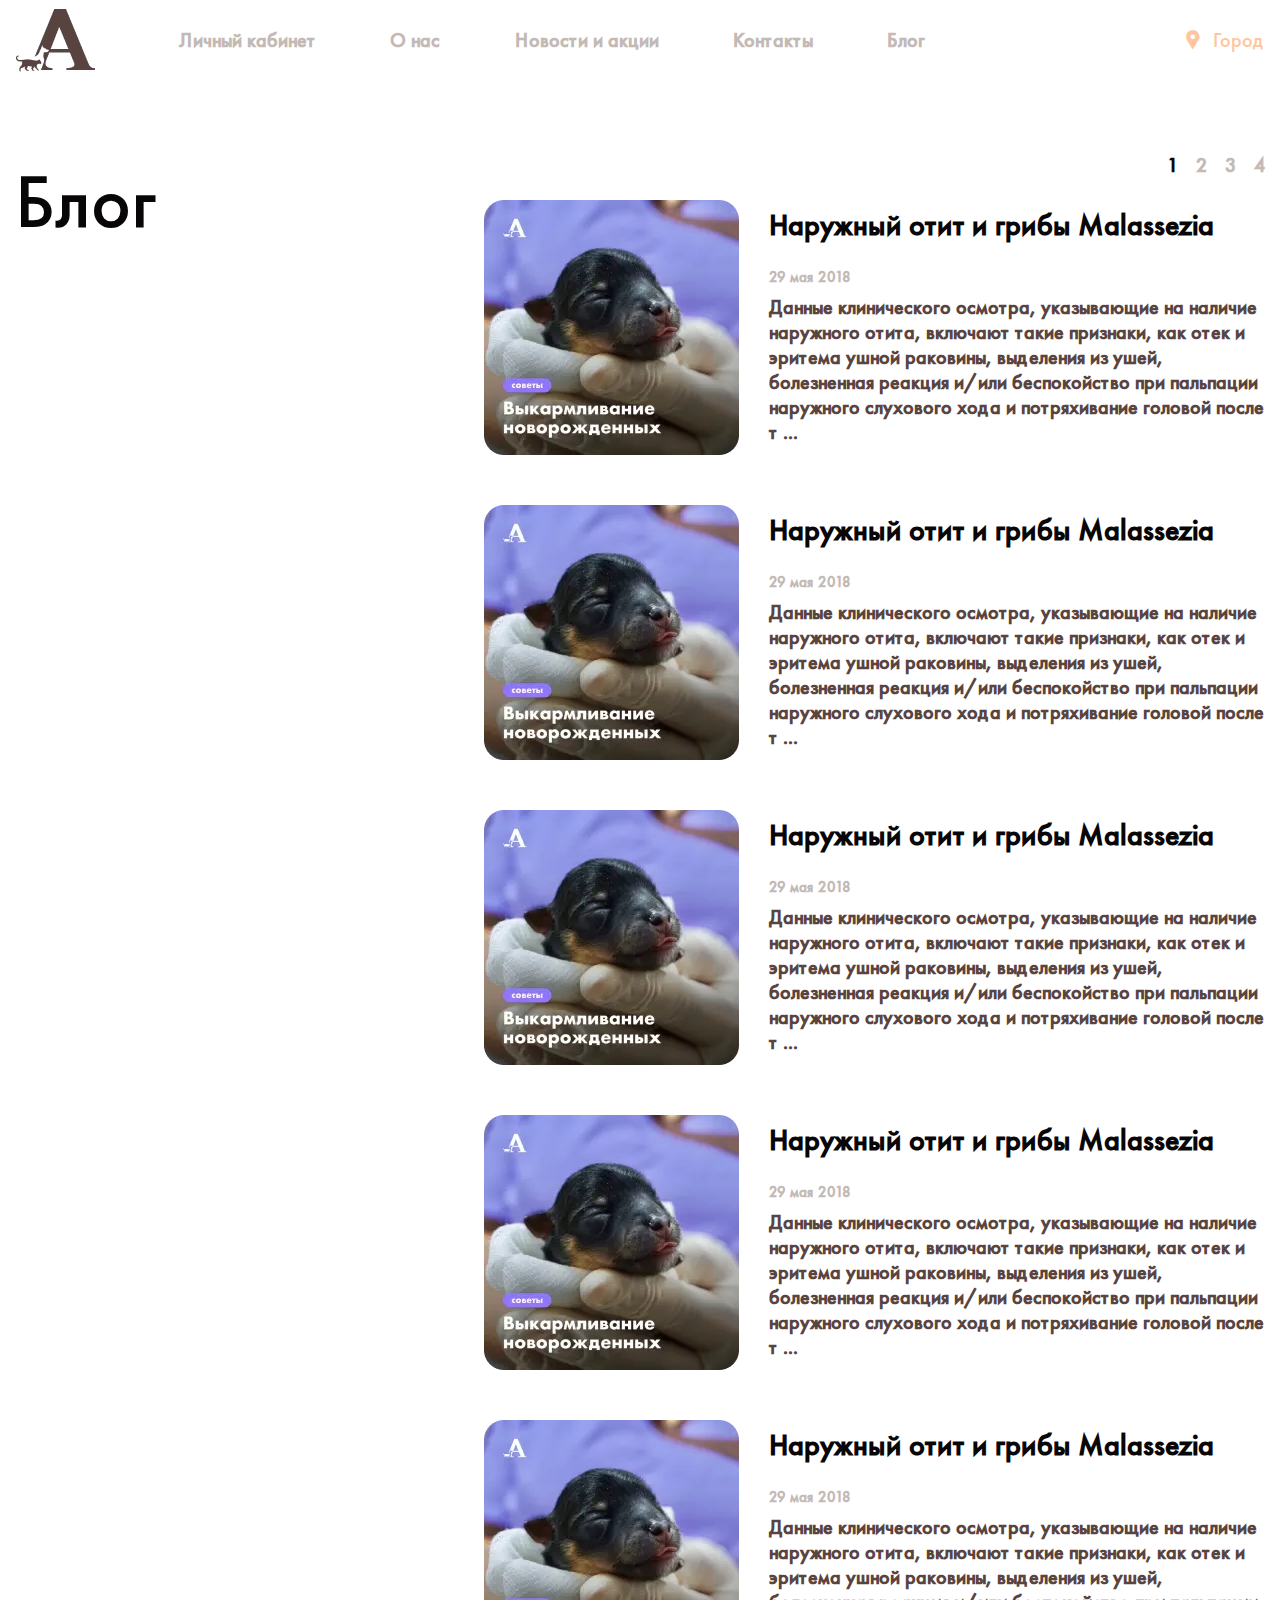
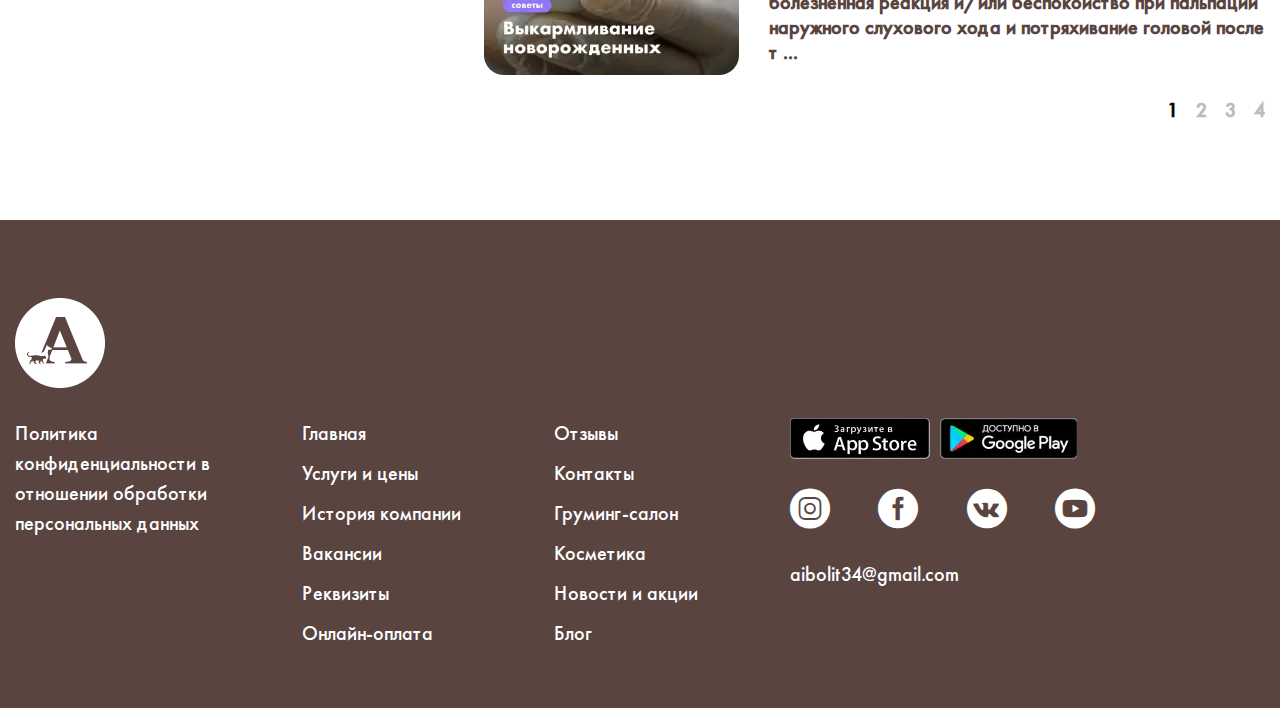
<file: blog.html>
<!DOCTYPE html>
<html lang="ru">

<head>
	<title>Blog</title>
	<meta charset="UTF-8">
	<meta name="format-detection" content="telephone=no">
	<!-- <style>body{opacity: 0;}</style> -->
	<link rel="stylesheet" href="css/style.min.css?_v=20220705135403">
	<link rel="shortcut icon" href="favicon.ico">
	<!-- <meta name="robots" content="noindex, nofollow"> -->
	<meta name="viewport" content="width=device-width, initial-scale=1.0">
</head>

<body>
	<div class="wrapper">
		<header class="header">
			<div class="header__container">
				<div class="header__body">
					<a href="" class="header__logo"><picture><source srcset="img/logo.webp" type="image/webp"><img src="img/logo.png" alt="Logo"></picture></a>
					<div class="header__menu menu">
						<nav class="menu__body">
							<ul class="menu__list">
								<li class="menu__item"><a href="account.html" class="menu__link">Личный кабинет</a></li>
								<li class="menu__item"><a href="#" class="menu__link">О нас</a>
									<ul class="sub-menu__list">
										<li class="sub-menu__item"><a href="services.html" class="sub-menu__link">Услуги и цены</a></li>
										<li class="sub-menu__item"><a href="collective.html" class="sub-menu__link">Колектив</a></li>
										<li class="sub-menu__item"><a href="story.html" class="sub-menu__link">История компании</a></li>
									</ul>
								</li>
								<li class="menu__item"><a href="news.html" class="menu__link">Новости и акции</a></li>
								<li class="menu__item"><a data-header-goto data-goto="" href="home.html#contacts" class="menu__link">Контакты</a>
								</li>
								<li class="menu__item"><a href="blog.html" class="menu__link">Блог</a></li>
							</ul>
						</nav>
					</div>
					<div class="header__location _icon-point">
						Город
					</div>
					<button type="button" class="menu__icon icon-menu"><span></span></button>
				</div>
			</div>
		</header>
		<main class="page__blog blog-page">
			<div class="blog-page__container">
				<div class="blog-page__body">
					<div class="blog-page__navigation">
						<h1 class="blog-page__title title">Блог</h1>
					</div>
					<div class="blog-page__content">
						<div class="blog-page__pagging pagging">
							<ul class="pagging__list">
								<li class="pagging__item">
									<a href="" class="pagging__link _active">1</a>
								</li>
								<li class="pagging__item">
									<a href="" class="pagging__link">2</a>
								</li>
								<li class="pagging__item">
									<a href="" class="pagging__link">3</a>
								</li>
								<li class="pagging__item">
									<a href="" class="pagging__link">4</a>
								</li>
							</ul>
						</div>
						<section class="blog-page__articles ">
							<article class="blog-page__arcticle arcticle">
								<a href="" class="arcticle__body">
									<div class="arcticle__image">
										<picture><source srcset="img/blog/blog-01.webp" type="image/webp"><img src="img/blog/blog-01.png" alt="Image"></picture>
									</div>
									<div class="arcticle__content">
										<h2 class="arcticle__title">Наружный отит и грибы <span>Malassezia</span></h2>
										<div class="arcticle__date">29 мая 2018</div>
										<div class="arcticle__text">Данные клинического осмотра, указывающие на наличие наружного отита, включают такие признаки, как отек
											и эритема ушной раковины, выделения из ушей, болезненная реакция и/или беспокойство при пальпации наружного слухового хода и
											потряхивание головой после т ...</div>
									</div>
								</a>
							</article>
							<article class="blog-page__arcticle arcticle">
								<a href="" class="arcticle__body">
									<div class="arcticle__image">
										<picture><source srcset="img/blog/blog-01.webp" type="image/webp"><img src="img/blog/blog-01.png" alt="Image"></picture>
									</div>
									<div class="arcticle__content">
										<h2 class="arcticle__title">Наружный отит и грибы <span>Malassezia</span></h2>
										<div class="arcticle__date">29 мая 2018</div>
										<div class="arcticle__text">Данные клинического осмотра, указывающие на наличие наружного отита, включают такие признаки, как отек
											и эритема ушной раковины, выделения из ушей, болезненная реакция и/или беспокойство при пальпации наружного слухового хода и
											потряхивание головой после т ...</div>
									</div>
								</a>
							</article>
							<article class="blog-page__arcticle arcticle">
								<a href="" class="arcticle__body">
									<div class="arcticle__image">
										<picture><source srcset="img/blog/blog-01.webp" type="image/webp"><img src="img/blog/blog-01.png" alt="Image"></picture>
									</div>
									<div class="arcticle__content">
										<h2 class="arcticle__title">Наружный отит и грибы <span>Malassezia</span></h2>
										<div class="arcticle__date">29 мая 2018</div>
										<div class="arcticle__text">Данные клинического осмотра, указывающие на наличие наружного отита, включают такие признаки, как отек
											и эритема ушной раковины, выделения из ушей, болезненная реакция и/или беспокойство при пальпации наружного слухового хода и
											потряхивание головой после т ...</div>
									</div>
								</a>
							</article>
							<article class="blog-page__arcticle arcticle">
								<a href="" class="arcticle__body">
									<div class="arcticle__image">
										<picture><source srcset="img/blog/blog-01.webp" type="image/webp"><img src="img/blog/blog-01.png" alt="Image"></picture>
									</div>
									<div class="arcticle__content">
										<h2 class="arcticle__title">Наружный отит и грибы <span>Malassezia</span></h2>
										<div class="arcticle__date">29 мая 2018</div>
										<div class="arcticle__text">Данные клинического осмотра, указывающие на наличие наружного отита, включают такие признаки, как отек
											и эритема ушной раковины, выделения из ушей, болезненная реакция и/или беспокойство при пальпации наружного слухового хода и
											потряхивание головой после т ...</div>
									</div>
								</a>
							</article>
							<article class="blog-page__arcticle arcticle">
								<a href="" class="arcticle__body">
									<div class="arcticle__image">
										<picture><source srcset="img/blog/blog-01.webp" type="image/webp"><img src="img/blog/blog-01.png" alt="Image"></picture>
									</div>
									<div class="arcticle__content">
										<h2 class="arcticle__title">Наружный отит и грибы <span>Malassezia</span></h2>
										<div class="arcticle__date">29 мая 2018</div>
										<div class="arcticle__text">Данные клинического осмотра, указывающие на наличие наружного отита, включают такие признаки, как отек
											и эритема ушной раковины, выделения из ушей, болезненная реакция и/или беспокойство при пальпации наружного слухового хода и
											потряхивание головой после т ...</div>
									</div>
								</a>
							</article>
						</section>
						<div class="blog-page__pagging pagging">
							<ul class="pagging__list">
								<li class="pagging__item">
									<a href="" class="pagging__link _active">1</a>
								</li>
								<li class="pagging__item">
									<a href="" class="pagging__link">2</a>
								</li>
								<li class="pagging__item">
									<a href="" class="pagging__link">3</a>
								</li>
								<li class="pagging__item">
									<a href="" class="pagging__link">4</a>
								</li>
							</ul>
						</div>
					</div>
				</div>
			</div>
		</main>
		<footer class="footer">
			<div class="footer__container">
				<div class="footer__body">
					<a href="" class="footer__logo"><picture><source srcset="img/logo-03.webp" type="image/webp"><img src="img/logo-03.png" alt="Logo"></picture></a>
					<div class="footer__columns">
						<div class="footer__column">
							<a href="" class="footer__policy">
								Политика<br>
								конфиденциальности в<br>
								отношении обработки<br>
								персональных данных<br>
							</a>
						</div>
						<div class="footer__column">
							<div class="footer__menu menu-footer">
								<nav class="menu-footer__body">
									<ul class="menu-footer__list">
										<li class="menu-footer__item"><a href="" class="menu-footer__link">Главная</a></li>
										<li class="menu-footer__item"><a href="" class="menu-footer__link">Услуги и цены</a></li>
										<li class="menu-footer__item"><a href="" class="menu-footer__link">История компании</a></li>
										<li class="menu-footer__item"><a href="" class="menu-footer__link">Вакансии</a></li>
										<li class="menu-footer__item"><a href="" class="menu-footer__link">Реквизиты</a></li>
										<li class="menu-footer__item"><a href="" class="menu-footer__link">Онлайн-оплата</a></li>
									</ul>
								</nav>
							</div>
						</div>
						<div class="footer__column">
							<div class="footer__menu menu-footer">
								<nav class="menu-footer__body">
									<ul class="menu-footer__list">
										<li class="menu-footer__item"><a href="" class="menu-footer__link">Отзывы</a></li>
										<li class="menu-footer__item"><a href="" class="menu-footer__link">Контакты</a></li>
										<li class="menu-footer__item"><a href="" class="menu-footer__link">Груминг-салон</a></li>
										<li class="menu-footer__item"><a href="" class="menu-footer__link">Косметика</a></li>
										<li class="menu-footer__item"><a href="" class="menu-footer__link">Новости и акции</a></li>
										<li class="menu-footer__item"><a href="" class="menu-footer__link">Блог</a></li>
									</ul>
								</nav>
							</div>
						</div>
						<div class="footer__column">
							<div class="footer__links">
								<a href="" class="footer__link"><picture><source srcset="img/main/footer/app-store.webp" type="image/webp"><img src="img/main/footer/app-store.png" alt="Link"></picture></a>
								<a href="" class="footer__link"><picture><source srcset="img/main/footer/google-play.webp" type="image/webp"><img src="img/main/footer/google-play.png" alt="Link"></picture></a>
							</div>
							<ul class="footer__social">
								<li><a href="" class="footer__social-link _icon-inst"></a></li>
								<li><a href="" class="footer__social-link _icon-fb"></a></li>
								<li><a href="" class="footer__social-link _icon-vk"></a></li>
								<li><a href="" class="footer__social-link _icon-youtube"></a></li>
							</ul>
							<a href="mailto:aibolit34@gmail.com" class="footer__email">
								aibolit34@gmail.com</a>
						</div>
					</div>
				</div>
			</div>
		</footer>
	</div>
	<!-- <div id="popup" aria-hidden="true" class="popup">
	<div class="popup__wrapper">
		<div class="popup__content">
			<button data-close type="button" class="popup__close">Закрыть</button>
			<div class="popup__text">
				Text
			</div>
		</div>
	</div>
</div> -->
	<script src="js/app.min.js?_v=20220705135403"></script>
</body>

</html>
</file>
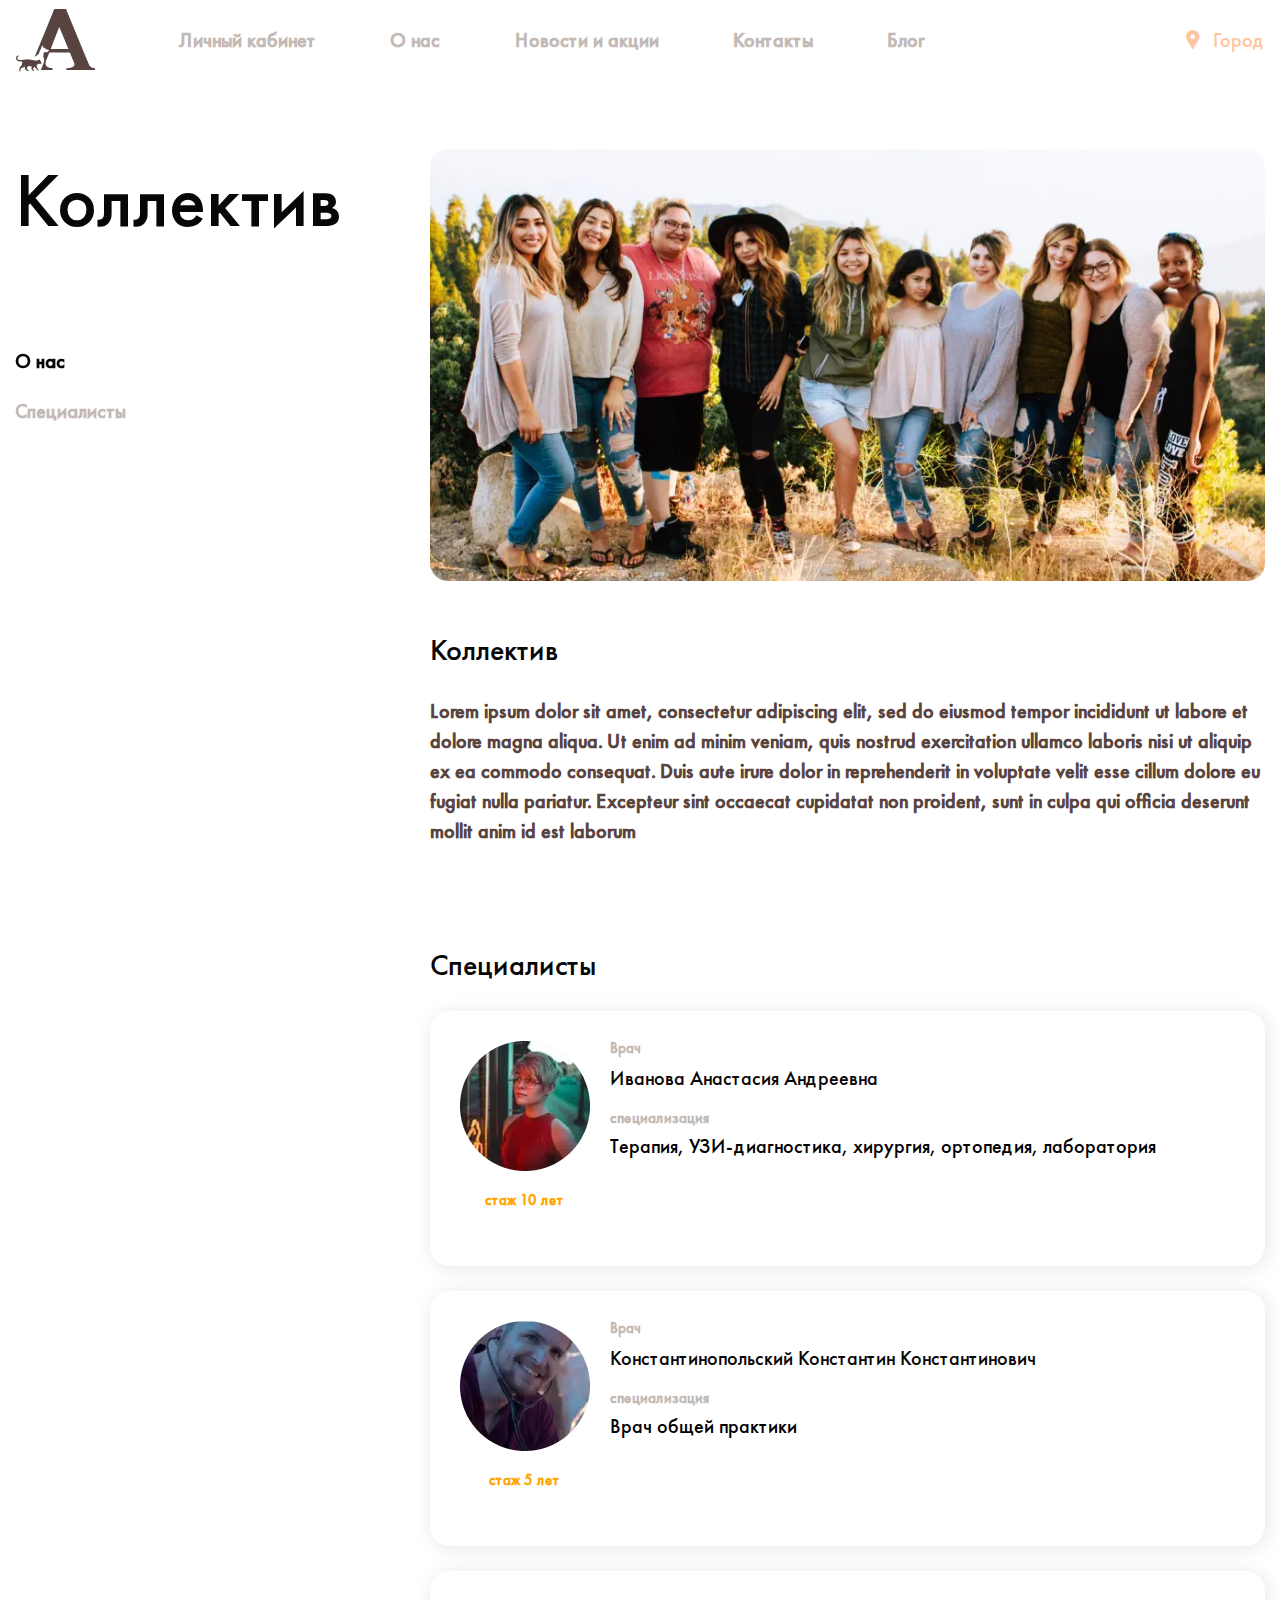
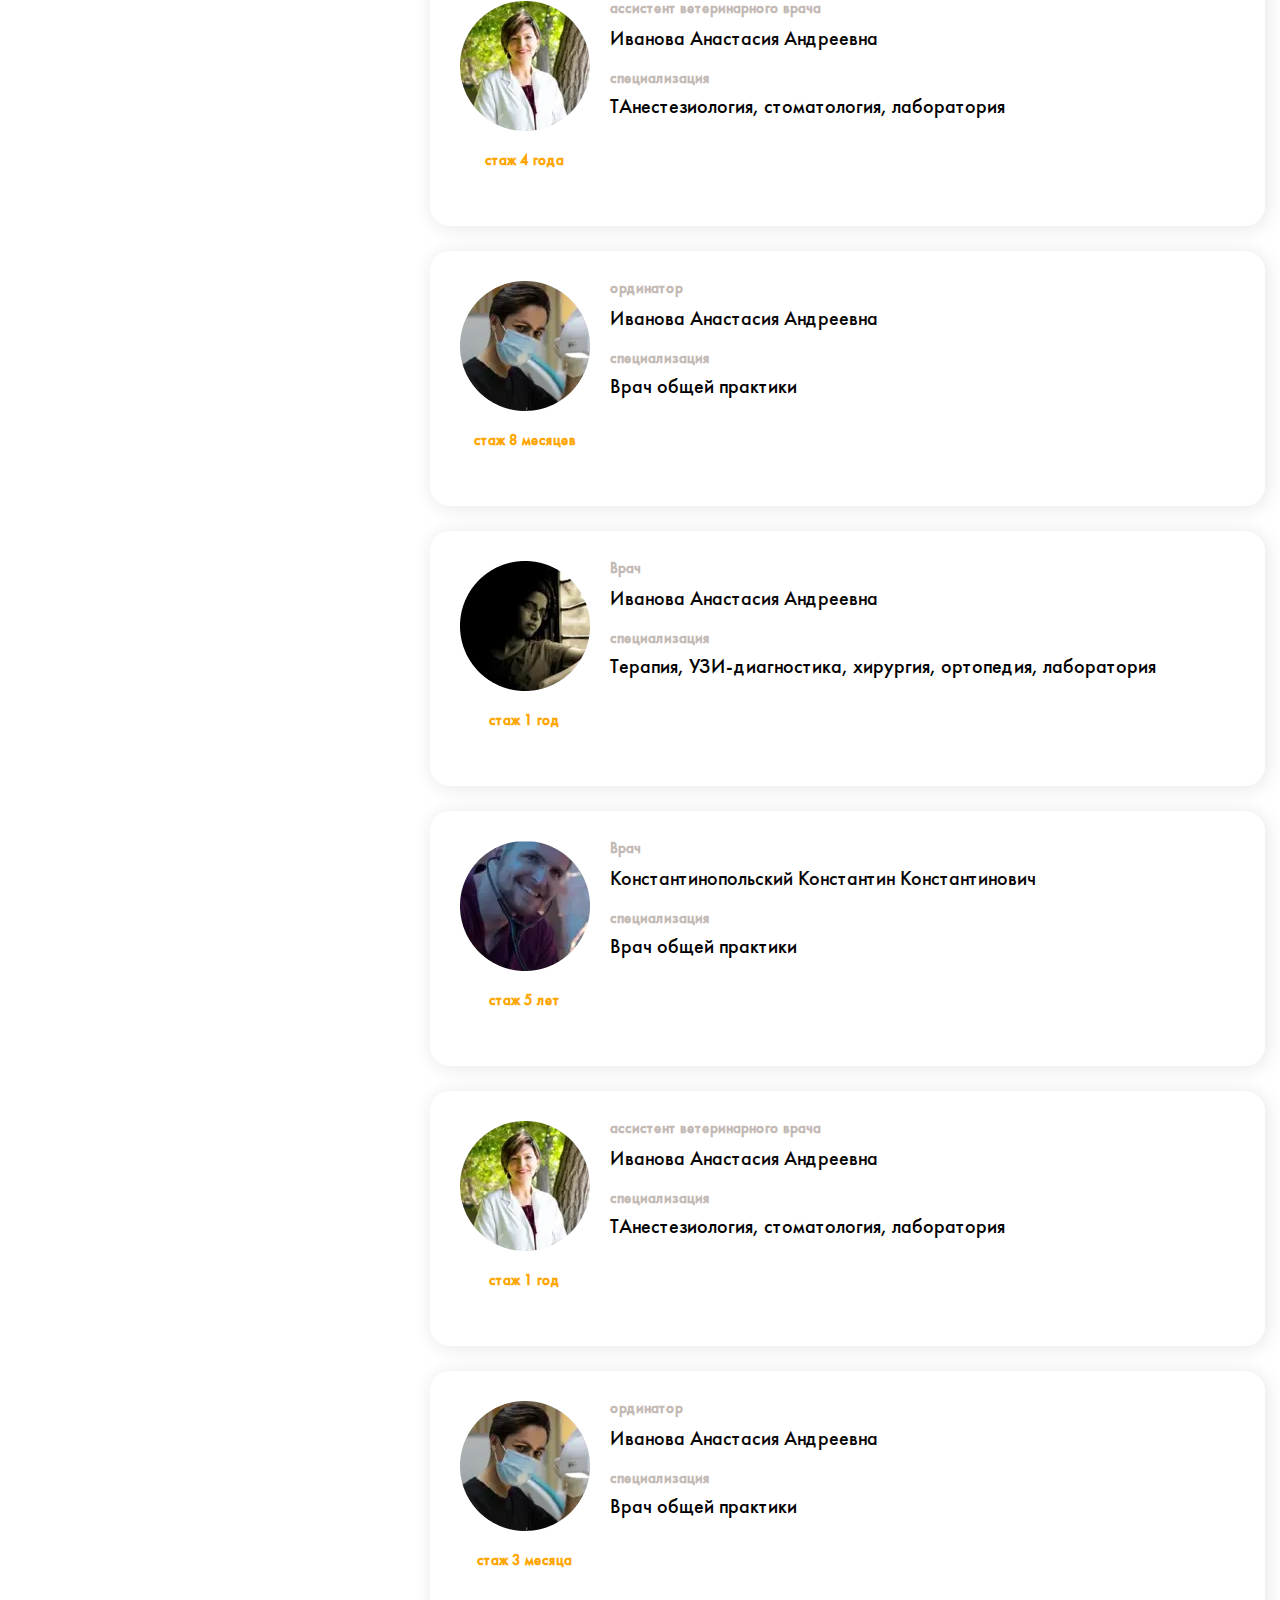
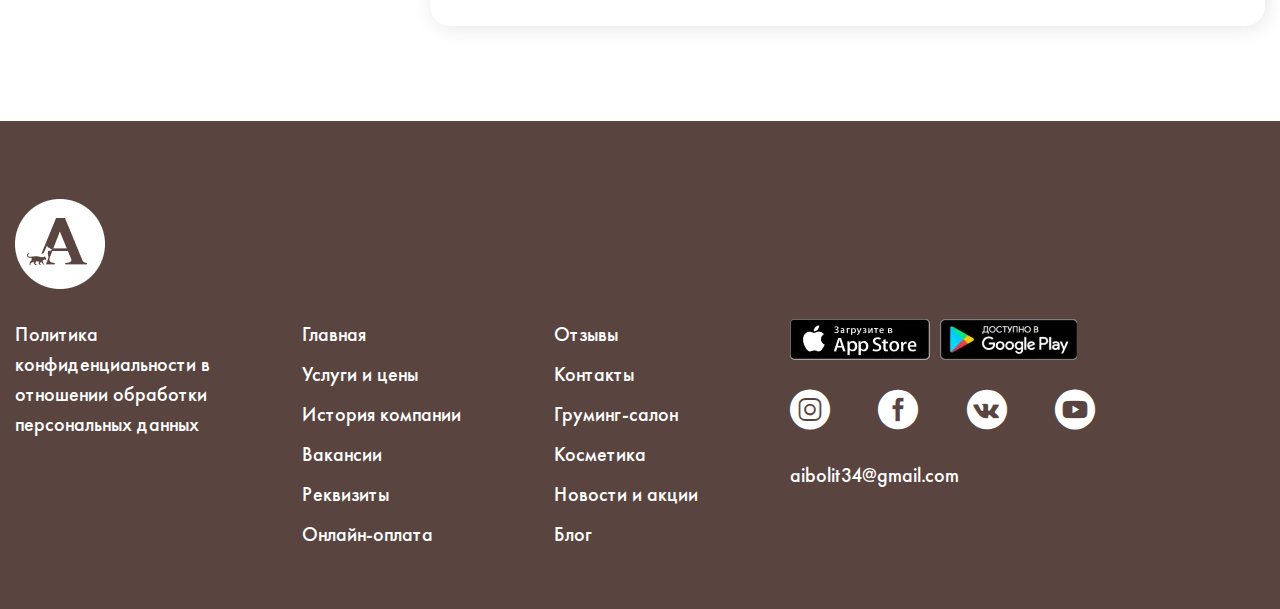
<file: collective.html>
<!DOCTYPE html>
<html lang="ru">

<head>
	<title>Collective</title>
	<meta charset="UTF-8">
	<meta name="format-detection" content="telephone=no">
	<!-- <style>body{opacity: 0;}</style> -->
	<link rel="stylesheet" href="css/style.min.css?_v=20220705135403">
	<link rel="shortcut icon" href="favicon.ico">
	<!-- <meta name="robots" content="noindex, nofollow"> -->
	<meta name="viewport" content="width=device-width, initial-scale=1.0">
</head>

<body>
	<div class="wrapper">
		<header class="header">
			<div class="header__container">
				<div class="header__body">
					<a href="" class="header__logo"><picture><source srcset="img/logo.webp" type="image/webp"><img src="img/logo.png" alt="Logo"></picture></a>
					<div class="header__menu menu">
						<nav class="menu__body">
							<ul class="menu__list">
								<li class="menu__item"><a href="account.html" class="menu__link">Личный кабинет</a></li>
								<li class="menu__item"><a href="#" class="menu__link">О нас</a>
									<ul class="sub-menu__list">
										<li class="sub-menu__item"><a href="services.html" class="sub-menu__link">Услуги и цены</a></li>
										<li class="sub-menu__item"><a href="collective.html" class="sub-menu__link">Колектив</a></li>
										<li class="sub-menu__item"><a href="story.html" class="sub-menu__link">История компании</a></li>
									</ul>
								</li>
								<li class="menu__item"><a href="news.html" class="menu__link">Новости и акции</a></li>
								<li class="menu__item"><a data-header-goto data-goto="" href="home.html#contacts" class="menu__link">Контакты</a>
								</li>
								<li class="menu__item"><a href="blog.html" class="menu__link">Блог</a></li>
							</ul>
						</nav>
					</div>
					<div class="header__location _icon-point">
						Город
					</div>
					<button type="button" class="menu__icon icon-menu"><span></span></button>
				</div>
			</div>
		</header>
		<main class="page__collective collective-page">
			<div class="collective-page__container">
				<div class="collective-page__body">
					<div class="collective-page__navigation">
						<h1 class="collective-page__title title">Коллектив</h1>
						<div class="collective-page__contents contents">
							<nav class="contents__body">
								<ul class="contents__list">
									<li class="contents__item"><a data-goto-header data-goto="#section-1" href="#section-1" class="contents__link">О нас</a>
									</li>
									<li class="contents__item"><a data-goto-header data-goto="#section-2" href="#section-2" class="contents__link">Специалисты</a>
									</li>
								</ul>
							</nav>
						</div>
					</div>
					<div class="collective-page__sections">
						<div class="collective-page__image-big">
							<picture><source srcset="img/collective/collective.webp" type="image/webp"><img src="img/collective/collective.png" alt="Image"></picture>
						</div>
						<section data-watch-threshold="0.6" data-watch="navigator" id="section-1" class="collective-page__section">
							<div class="collective-page__content">
								<h2 class="collective-page__title-small title-small">Коллектив</h2>
								<div class="collectiver-page__text">
									<p> Lorem ipsum dolor sit amet, consectetur adipiscing elit, sed do eiusmod tempor incididunt ut labore et dolore magna aliqua. Ut
										enim ad minim veniam, quis nostrud exercitation ullamco laboris nisi ut aliquip ex ea commodo consequat. Duis aute irure dolor in
										reprehenderit in voluptate velit esse cillum dolore eu fugiat nulla pariatur. Excepteur sint occaecat cupidatat non proident, sunt
										in culpa qui officia deserunt mollit anim id est laborum</p>
								</div>
							</div>
						</section>
						<section data-watch-threshold="0.2" data-watch="navigator" id="section-2" class="collective-page__section collective">
							<div class="collective-page__content">
								<h2 class="collective-page__title-small title-small">Специалисты</h2>
								<div class="collective-page__doctors doctors-collective">
									<div class="doctors-collective__cards">
										<a href="" class="doctors-collective__card">
											<div class="doctors-collective__body">
												<div class="doctors-collective__info-left">
													<div class="doctors-collective__image">
														<picture><source srcset="img/collective/doctor-01.webp" type="image/webp"><img src="img/collective/doctor-01.png" alt="Doctor"></picture>
													</div>
													<div class="doctors-collective__experience">стаж 10 лет</div>
												</div>
												<div class="doctors-collective__info-right">
													<div class="doctors-collective__position">Врач</div>
													<div class="doctors-collective__name">Иванова
														Анастасия Андреевна </div>
													<div class="doctors-collective__specialization">специализация</div>
													<div class="doctors-collective__specialitys">Терапия,
														УЗИ-диагностика,
														хирургия, ортопедия,
														лаборатория</div>
												</div>
											</div>
										</a>
										<a href="" class="doctors-collective__card">
											<div class="doctors-collective__body">
												<div class="doctors-collective__info-left">
													<div class="doctors-collective__image">
														<picture><source srcset="img/collective/doctor-02.webp" type="image/webp"><img src="img/collective/doctor-02.png" alt="Doctor"></picture>
													</div>
													<div class="doctors-collective__experience">стаж 5 лет</div>
												</div>
												<div class="doctors-collective__info-right">
													<div class="doctors-collective__position">Врач</div>
													<div class="doctors-collective__name">Константинопольский
														Константин Константинович</div>
													<div class="doctors-collective__specialization">специализация</div>
													<div class="doctors-collective__specialitys">Врач общей практики</div>
												</div>
											</div>
										</a>
										<a href="" class="doctors-collective__card">
											<div class="doctors-collective__body">
												<div class="doctors-collective__info-left">
													<div class="doctors-collective__image">
														<picture><source srcset="img/collective/doctor-03.webp" type="image/webp"><img src="img/collective/doctor-03.png" alt="Doctor"></picture>
													</div>
													<div class="doctors-collective__experience">стаж 4 года</div>
												</div>
												<div class="doctors-collective__info-right">
													<div class="doctors-collective__position">ассистент ветеринарного врача</div>
													<div class="doctors-collective__name">Иванова
														Анастасия Андреевна </div>
													<div class="doctors-collective__specialization">специализация</div>
													<div class="doctors-collective__specialitys">ТАнестезиология,
														стоматология,
														лаборатория</div>
												</div>
											</div>
										</a>
										<a href="" class="doctors-collective__card">
											<div class="doctors-collective__body">
												<div class="doctors-collective__info-left">
													<div class="doctors-collective__image">
														<picture><source srcset="img/collective/doctor-04.webp" type="image/webp"><img src="img/collective/doctor-04.png" alt="Doctor"></picture>
													</div>
													<div class="doctors-collective__experience">стаж 8 месяцев</div>
												</div>
												<div class="doctors-collective__info-right">
													<div class="doctors-collective__position">ординатор</div>
													<div class="doctors-collective__name">Иванова
														Анастасия Андреевна </div>
													<div class="doctors-collective__specialization">специализация</div>
													<div class="doctors-collective__specialitys">Врач общей практики</div>
												</div>
											</div>
										</a>
										<a href="" class="doctors-collective__card">
											<div class="doctors-collective__body">
												<div class="doctors-collective__info-left">
													<div class="doctors-collective__image">
														<picture><source srcset="img/collective/doctor-05.webp" type="image/webp"><img src="img/collective/doctor-05.png" alt="Doctor"></picture>
													</div>
													<div class="doctors-collective__experience">стаж 1 год</div>
												</div>
												<div class="doctors-collective__info-right">
													<div class="doctors-collective__position">Врач</div>
													<div class="doctors-collective__name">Иванова
														Анастасия Андреевна </div>
													<div class="doctors-collective__specialization">специализация</div>
													<div class="doctors-collective__specialitys">Терапия,
														УЗИ-диагностика,
														хирургия, ортопедия,
														лаборатория</div>
												</div>
											</div>
										</a>
										<a href="" class="doctors-collective__card">
											<div class="doctors-collective__body">
												<div class="doctors-collective__info-left">
													<div class="doctors-collective__image">
														<picture><source srcset="img/collective/doctor-06.webp" type="image/webp"><img src="img/collective/doctor-06.png" alt="Doctor"></picture>
													</div>
													<div class="doctors-collective__experience">стаж 5 лет</div>
												</div>
												<div class="doctors-collective__info-right">
													<div class="doctors-collective__position">Врач</div>
													<div class="doctors-collective__name">Константинопольский
														Константин Константинович</div>
													<div class="doctors-collective__specialization">специализация</div>
													<div class="doctors-collective__specialitys">Врач общей практики</div>
												</div>
											</div>
										</a>
										<a href="" class="doctors-collective__card">
											<div class="doctors-collective__body">
												<div class="doctors-collective__info-left">
													<div class="doctors-collective__image">
														<picture><source srcset="img/collective/doctor-07.webp" type="image/webp"><img src="img/collective/doctor-07.png" alt="Doctor"></picture>
													</div>
													<div class="doctors-collective__experience">стаж 1 год</div>
												</div>
												<div class="doctors-collective__info-right">
													<div class="doctors-collective__position">ассистент ветеринарного врача</div>
													<div class="doctors-collective__name">Иванова
														Анастасия Андреевна </div>
													<div class="doctors-collective__specialization">специализация</div>
													<div class="doctors-collective__specialitys">ТАнестезиология,
														стоматология,
														лаборатория</div>
												</div>
											</div>
										</a>
										<a href="" class="doctors-collective__card">
											<div class="doctors-collective__body">
												<div class="doctors-collective__info-left">
													<div class="doctors-collective__image">
														<picture><source srcset="img/collective/doctor-04.webp" type="image/webp"><img src="img/collective/doctor-04.png" alt="Doctor"></picture>
													</div>
													<div class="doctors-collective__experience">стаж 3 месяца</div>
												</div>
												<div class="doctors-collective__info-right">
													<div class="doctors-collective__position">ординатор</div>
													<div class="doctors-collective__name">Иванова
														Анастасия Андреевна </div>
													<div class="doctors-collective__specialization">специализация</div>
													<div class="doctors-collective__specialitys">Врач общей практики</div>
												</div>
											</div>
										</a>
									</div>
								</div>
							</div>
						</section>
					</div>
				</div>
			</div>
		</main>
		<footer class="footer">
			<div class="footer__container">
				<div class="footer__body">
					<a href="" class="footer__logo"><picture><source srcset="img/logo-03.webp" type="image/webp"><img src="img/logo-03.png" alt="Logo"></picture></a>
					<div class="footer__columns">
						<div class="footer__column">
							<a href="" class="footer__policy">
								Политика<br>
								конфиденциальности в<br>
								отношении обработки<br>
								персональных данных<br>
							</a>
						</div>
						<div class="footer__column">
							<div class="footer__menu menu-footer">
								<nav class="menu-footer__body">
									<ul class="menu-footer__list">
										<li class="menu-footer__item"><a href="" class="menu-footer__link">Главная</a></li>
										<li class="menu-footer__item"><a href="" class="menu-footer__link">Услуги и цены</a></li>
										<li class="menu-footer__item"><a href="" class="menu-footer__link">История компании</a></li>
										<li class="menu-footer__item"><a href="" class="menu-footer__link">Вакансии</a></li>
										<li class="menu-footer__item"><a href="" class="menu-footer__link">Реквизиты</a></li>
										<li class="menu-footer__item"><a href="" class="menu-footer__link">Онлайн-оплата</a></li>
									</ul>
								</nav>
							</div>
						</div>
						<div class="footer__column">
							<div class="footer__menu menu-footer">
								<nav class="menu-footer__body">
									<ul class="menu-footer__list">
										<li class="menu-footer__item"><a href="" class="menu-footer__link">Отзывы</a></li>
										<li class="menu-footer__item"><a href="" class="menu-footer__link">Контакты</a></li>
										<li class="menu-footer__item"><a href="" class="menu-footer__link">Груминг-салон</a></li>
										<li class="menu-footer__item"><a href="" class="menu-footer__link">Косметика</a></li>
										<li class="menu-footer__item"><a href="" class="menu-footer__link">Новости и акции</a></li>
										<li class="menu-footer__item"><a href="" class="menu-footer__link">Блог</a></li>
									</ul>
								</nav>
							</div>
						</div>
						<div class="footer__column">
							<div class="footer__links">
								<a href="" class="footer__link"><picture><source srcset="img/main/footer/app-store.webp" type="image/webp"><img src="img/main/footer/app-store.png" alt="Link"></picture></a>
								<a href="" class="footer__link"><picture><source srcset="img/main/footer/google-play.webp" type="image/webp"><img src="img/main/footer/google-play.png" alt="Link"></picture></a>
							</div>
							<ul class="footer__social">
								<li><a href="" class="footer__social-link _icon-inst"></a></li>
								<li><a href="" class="footer__social-link _icon-fb"></a></li>
								<li><a href="" class="footer__social-link _icon-vk"></a></li>
								<li><a href="" class="footer__social-link _icon-youtube"></a></li>
							</ul>
							<a href="mailto:aibolit34@gmail.com" class="footer__email">
								aibolit34@gmail.com</a>
						</div>
					</div>
				</div>
			</div>
		</footer>
	</div>
	<!-- <div id="popup" aria-hidden="true" class="popup">
	<div class="popup__wrapper">
		<div class="popup__content">
			<button data-close type="button" class="popup__close">Закрыть</button>
			<div class="popup__text">
				Text
			</div>
		</div>
	</div>
</div> -->
	<script src="js/app.min.js?_v=20220705135403"></script>
</body>

</html>
</file>
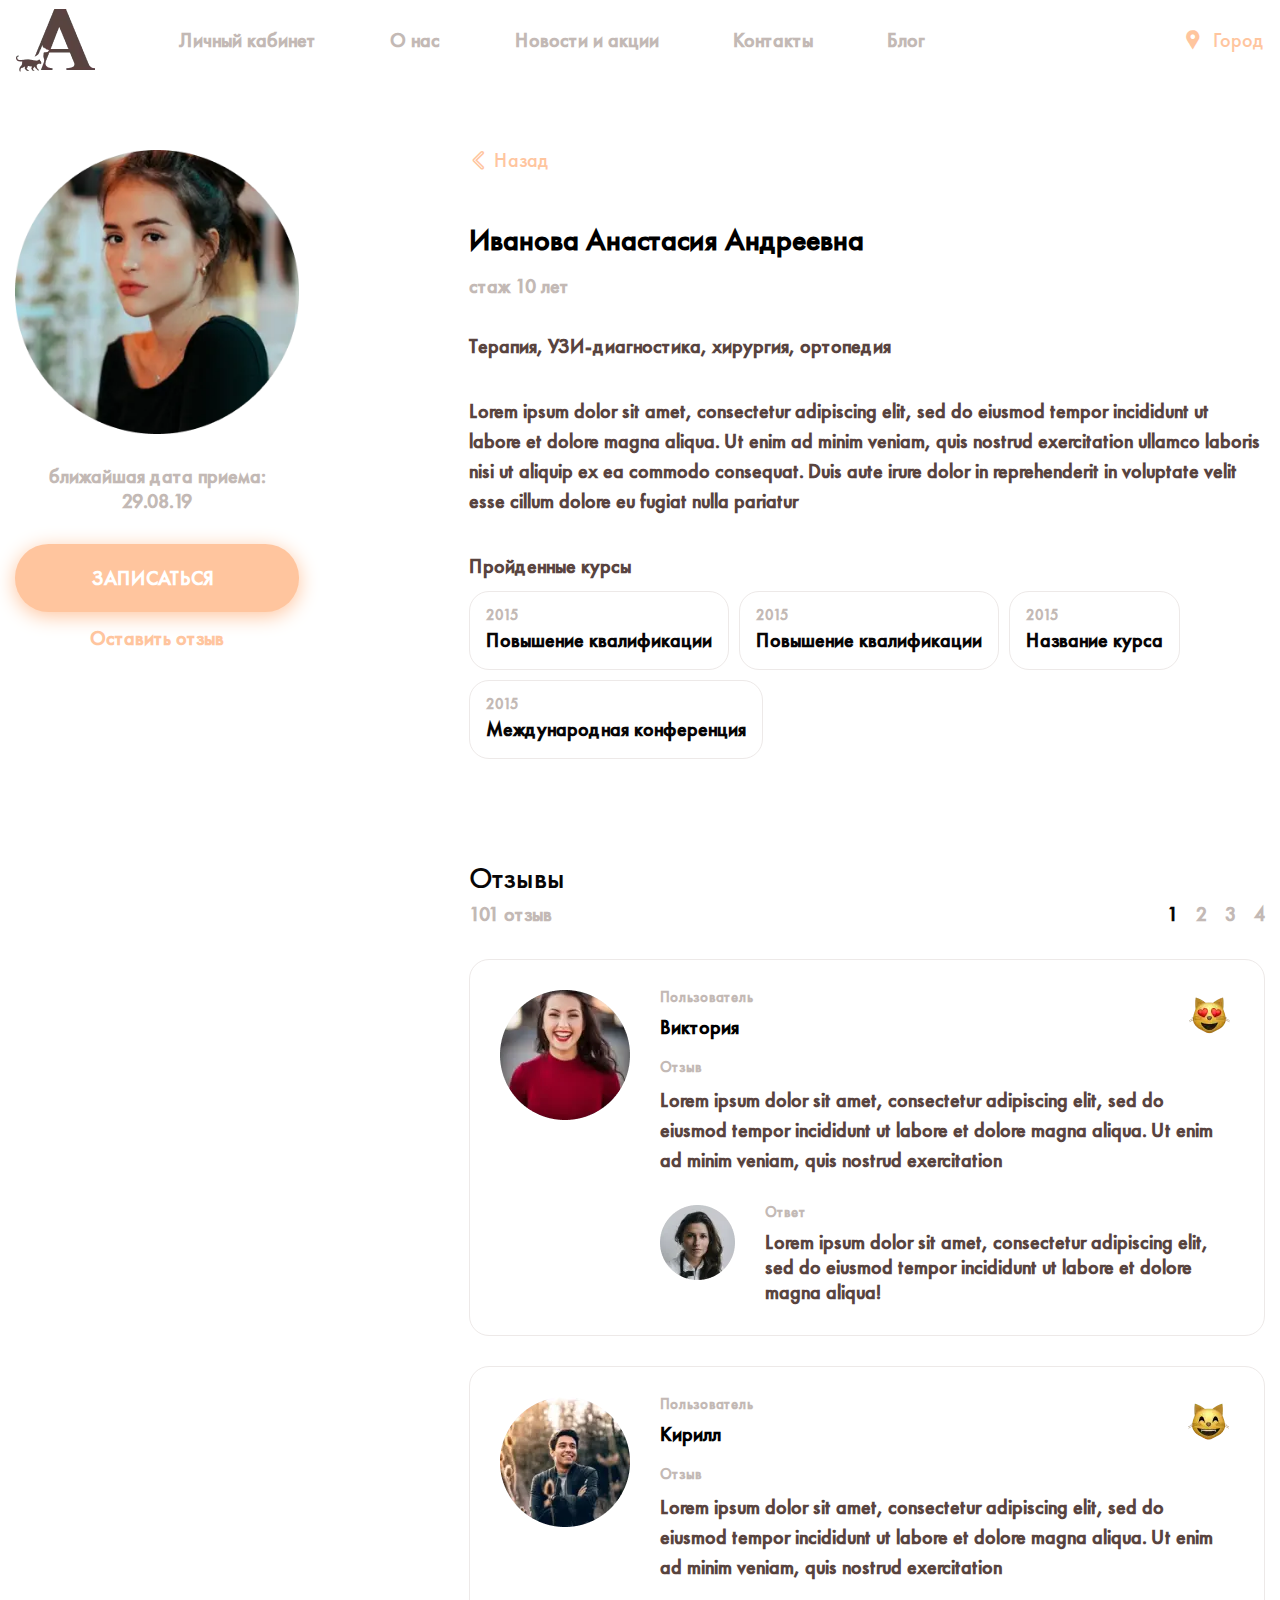
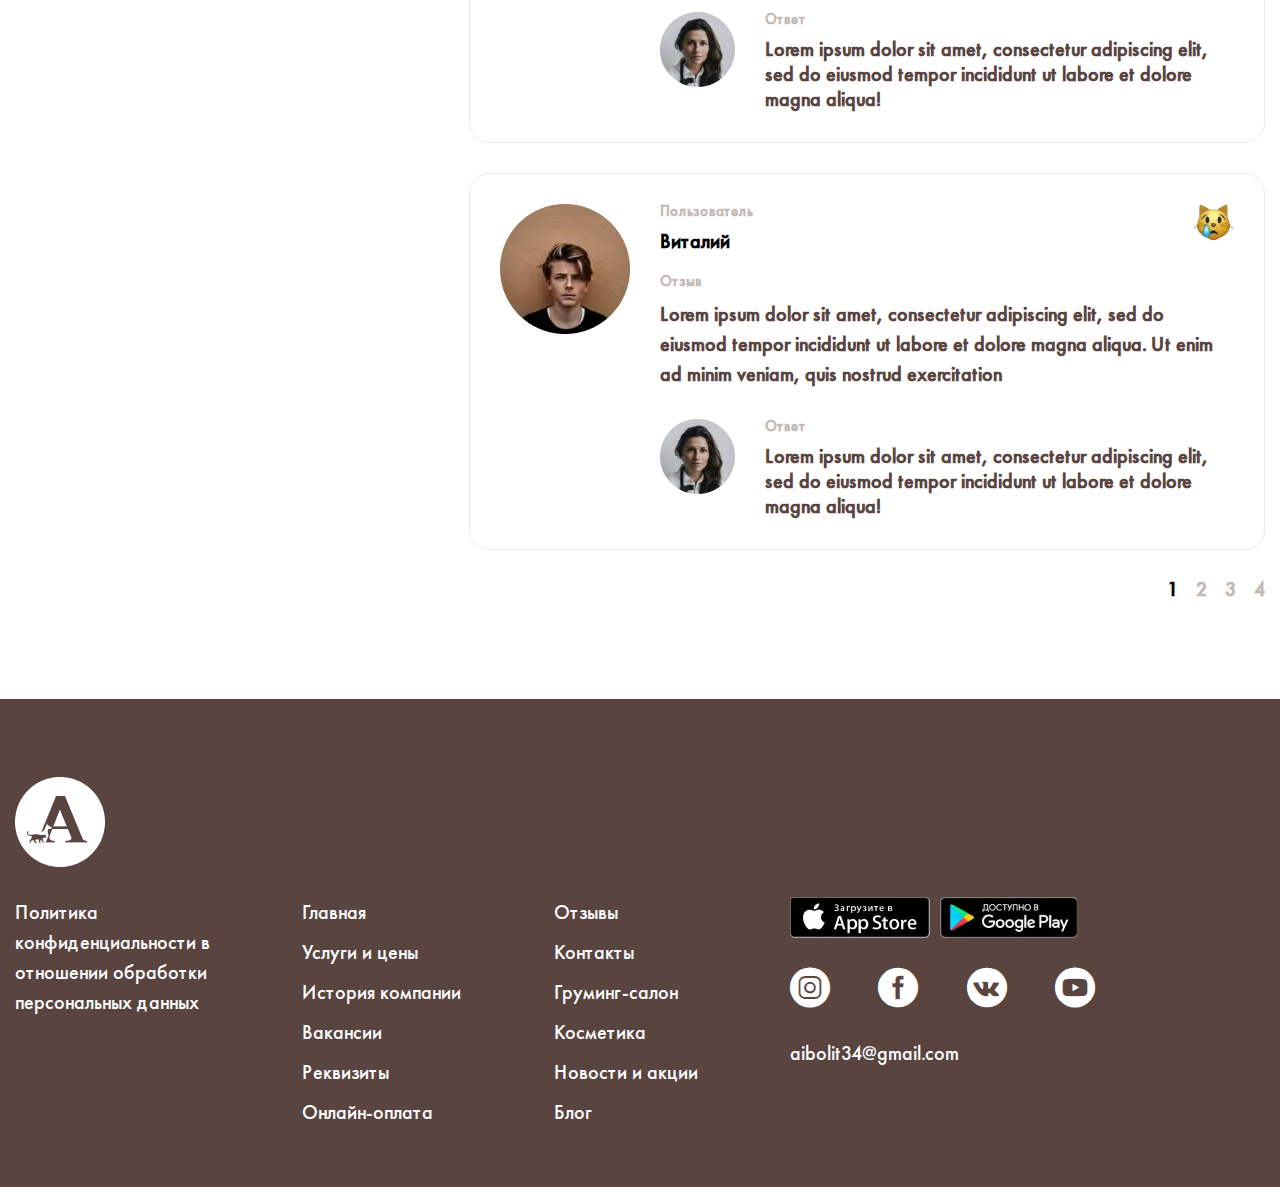
<file: doctor.html>
<!DOCTYPE html>
<html lang="ru">

<head>
	<title>Doctor</title>
	<meta charset="UTF-8">
	<meta name="format-detection" content="telephone=no">
	<!-- <style>body{opacity: 0;}</style> -->
	<link rel="stylesheet" href="css/style.min.css?_v=20220705135403">
	<link rel="shortcut icon" href="favicon.ico">
	<!-- <meta name="robots" content="noindex, nofollow"> -->
	<meta name="viewport" content="width=device-width, initial-scale=1.0">
</head>

<body>
	<div class="wrapper">
		<header class="header">
			<div class="header__container">
				<div class="header__body">
					<a href="" class="header__logo"><picture><source srcset="img/logo.webp" type="image/webp"><img src="img/logo.png" alt="Logo"></picture></a>
					<div class="header__menu menu">
						<nav class="menu__body">
							<ul class="menu__list">
								<li class="menu__item"><a href="account.html" class="menu__link">Личный кабинет</a></li>
								<li class="menu__item"><a href="#" class="menu__link">О нас</a>
									<ul class="sub-menu__list">
										<li class="sub-menu__item"><a href="services.html" class="sub-menu__link">Услуги и цены</a></li>
										<li class="sub-menu__item"><a href="collective.html" class="sub-menu__link">Колектив</a></li>
										<li class="sub-menu__item"><a href="story.html" class="sub-menu__link">История компании</a></li>
									</ul>
								</li>
								<li class="menu__item"><a href="news.html" class="menu__link">Новости и акции</a></li>
								<li class="menu__item"><a data-header-goto data-goto="" href="home.html#contacts" class="menu__link">Контакты</a>
								</li>
								<li class="menu__item"><a href="blog.html" class="menu__link">Блог</a></li>
							</ul>
						</nav>
					</div>
					<div class="header__location _icon-point">
						Город
					</div>
					<button type="button" class="menu__icon icon-menu"><span></span></button>
				</div>
			</div>
		</header>
		<main class="page__doctor doctor-page">
			<div class="doctor-page__container">
				<div class="doctor-page__body">
					<div class="doctor-page__profile profile-doctor">
						<div class="profile-doctor__avatar">
							<picture><source srcset="img/doctor/avatar-01.webp" type="image/webp"><img src="img/doctor/avatar-01.png" alt="Avatar"></picture>
						</div>
						<div class="profile-doctor__date">ближайшая дата приема: 29.08.19</div>
						<a href="" class="profile-doctor__button button">Записаться</a>
						<a href="" class="profile-doctor__review">Оставить отзыв</a>
					</div>
					<div class="doctor-page__info info-doctor">
						<nav class="info-doctor__breadcrumbs breadcrumbs">
							<ul class="breadcrumbs__list">
								<li class="breadcrumbs__item">
									<a href="" class="breadcrumbs__link _icon-arrow-left">Назад</a>
								</li>
							</ul>
						</nav>
						<div class="info-doctor__name">Иванова Анастасия Андреевна</div>
						<div class="info-doctor__experience">стаж 10 лет</div>
						<div class="info-doctor__specialitys">Терапия, УЗИ-диагностика, хирургия, ортопедия</div>
						<div class="info-doctor__text">Lorem ipsum dolor sit amet, consectetur adipiscing elit, sed do eiusmod tempor incididunt ut labore et dolore
							magna aliqua. Ut enim ad minim veniam, quis nostrud exercitation ullamco laboris nisi ut aliquip ex ea commodo consequat. Duis aute irure
							dolor in reprehenderit in voluptate velit esse cillum dolore eu fugiat nulla pariatur</div>
						<div class="info-doctor__title">Пройденные курсы</div>
						<div class="info-doctor__courses">
							<div class="info-doctor__course">
								<div class="info-doctor__year">2015</div>
								<div class="info-doctor__course-name">Повышение квалификации</div>
							</div>
							<div class="info-doctor__course">
								<div class="info-doctor__year">2015</div>
								<div class="info-doctor__course-name">Повышение квалификации</div>
							</div>
							<div class="info-doctor__course">
								<div class="info-doctor__year">2015</div>
								<div class="info-doctor__course-name">Название курса</div>
							</div>
							<div class="info-doctor__course">
								<div class="info-doctor__year">2015</div>
								<div class="info-doctor__course-name">Международная конференция</div>
							</div>
						</div>
						<div class="info-doctor__reviews doctor-reviews">
							<div class="doctor-reviews__title title-small">Отзывы</div>
							<div class="doctor-reviews__top">
								<div class="doctor-reviews__amount">101 отзыв</div>
								<div class="doctor-reviews__pagging pagging">
									<ul class="pagging__list">
										<li class="pagging__item">
											<a href="" class="pagging__link _active">1</a>
										</li>
										<li class="pagging__item">
											<a href="" class="pagging__link">2</a>
										</li>
										<li class="pagging__item">
											<a href="" class="pagging__link">3</a>
										</li>
										<li class="pagging__item">
											<a href="" class="pagging__link">4</a>
										</li>
									</ul>
								</div>
							</div>
							<div class="doctor-reviews__content">
								<div class="doctor-reviews__review review">
									<div class="review__items">
										<div class="review__item">
											<div class="review__body">
												<div class="review__avatar">
													<picture><source srcset="img/doctor/avatar-04.webp" type="image/webp"><img src="img/doctor/avatar-04.png" alt="Avatar"></picture>
												</div>
												<div class="review__inner">
													<div class="review__user">Пользователь</div>
													<div class="review__name">Виктория</div>
													<div class="review__rev">Отзыв</div>
													<div class="review__text">Lorem ipsum dolor sit amet, consectetur adipiscing elit, sed do eiusmod tempor incididunt ut
														labore et dolore magna aliqua. Ut enim ad minim veniam, quis nostrud exercitation </div>
													<div class="review__response review-response">
														<div class="review-response__body">
															<div class="review-response__avatar">
																<picture><source srcset="img/doctor/avatar-05.webp" type="image/webp"><img src="img/doctor/avatar-05.png" alt="Avatar"></picture>
															</div>
															<div class="review-response__inner">
																<div class="review-response__response">Ответ</div>
																<div class="review-response__text">Lorem ipsum dolor sit amet, consectetur adipiscing elit, sed do eiusmod
																	tempor
																	incididunt ut labore et dolore magna aliqua!</div>
															</div>
														</div>
													</div>
												</div>
												<div class="review__emoji">
													<picture><source srcset="img/doctor/hearteyes-cat-emoji.webp" type="image/webp"><img src="img/doctor/hearteyes-cat-emoji.png" alt="Emoji"></picture>
												</div>
											</div>
										</div>
										<div class="review__item">
											<div class="review__body">
												<div class="review__avatar">
													<picture><source srcset="img/doctor/avatar-02.webp" type="image/webp"><img src="img/doctor/avatar-02.png" alt="Avatar"></picture>
												</div>
												<div class="review__inner">
													<div class="review__user">Пользователь</div>
													<div class="review__name">Кирилл</div>
													<div class="review__rev">Отзыв</div>
													<div class="review__text">Lorem ipsum dolor sit amet, consectetur adipiscing elit, sed do eiusmod tempor incididunt ut
														labore et dolore magna aliqua. Ut enim ad minim veniam, quis nostrud exercitation </div>
													<div class="review__response review-response">
														<div class="review-response__body">
															<div class="review-response__avatar">
																<picture><source srcset="img/doctor/avatar-05.webp" type="image/webp"><img src="img/doctor/avatar-05.png" alt="Avatar"></picture>
															</div>
															<div class="review-response__inner">
																<div class="review-response__response">Ответ</div>
																<div class="review-response__text">Lorem ipsum dolor sit amet, consectetur adipiscing elit, sed do eiusmod
																	tempor
																	incididunt ut labore et dolore magna aliqua!</div>
															</div>
														</div>
													</div>
												</div>
												<div class="review__emoji">
													<picture><source srcset="img/doctor/happy-cat-emoji.webp" type="image/webp"><img src="img/doctor/happy-cat-emoji.png" alt="Emoji"></picture>
												</div>
											</div>
										</div>
										<div class="review__item">
											<div class="review__body">
												<div class="review__avatar">
													<picture><source srcset="img/doctor/avatar-03.webp" type="image/webp"><img src="img/doctor/avatar-03.png" alt="Avatar"></picture>
												</div>
												<div class="review__inner">
													<div class="review__user">Пользователь</div>
													<div class="review__name">Виталий</div>
													<div class="review__rev">Отзыв</div>
													<div class="review__text">Lorem ipsum dolor sit amet, consectetur adipiscing elit, sed do eiusmod tempor incididunt ut
														labore et dolore magna aliqua. Ut enim ad minim veniam, quis nostrud exercitation </div>
													<div class="review__response review-response">
														<div class="review-response__body">
															<div class="review-response__avatar">
																<picture><source srcset="img/doctor/avatar-05.webp" type="image/webp"><img src="img/doctor/avatar-05.png" alt="Avatar"></picture>
															</div>
															<div class="review-response__inner">
																<div class="review-response__response">Ответ</div>
																<div class="review-response__text">Lorem ipsum dolor sit amet, consectetur adipiscing elit, sed do eiusmod
																	tempor
																	incididunt ut labore et dolore magna aliqua!</div>
															</div>
														</div>
													</div>
												</div>
												<div class="review__emoji">
													<picture><source srcset="img/doctor/tear-cat-emoji.webp" type="image/webp"><img src="img/doctor/tear-cat-emoji.png" alt="Emoji"></picture>
												</div>
											</div>
										</div>
									</div>
								</div>
							</div>
							<div class="doctor-reviews__bottom">
								<div class="doctor-reviews__pagging pagging">
									<ul class="pagging__list">
										<li class="pagging__item">
											<a href="" class="pagging__link _active">1</a>
										</li>
										<li class="pagging__item">
											<a href="" class="pagging__link">2</a>
										</li>
										<li class="pagging__item">
											<a href="" class="pagging__link">3</a>
										</li>
										<li class="pagging__item">
											<a href="" class="pagging__link">4</a>
										</li>
									</ul>
								</div>
							</div>
						</div>
					</div>
				</div>
			</div>
		</main>
		<footer class="footer">
			<div class="footer__container">
				<div class="footer__body">
					<a href="" class="footer__logo"><picture><source srcset="img/logo-03.webp" type="image/webp"><img src="img/logo-03.png" alt="Logo"></picture></a>
					<div class="footer__columns">
						<div class="footer__column">
							<a href="" class="footer__policy">
								Политика<br>
								конфиденциальности в<br>
								отношении обработки<br>
								персональных данных<br>
							</a>
						</div>
						<div class="footer__column">
							<div class="footer__menu menu-footer">
								<nav class="menu-footer__body">
									<ul class="menu-footer__list">
										<li class="menu-footer__item"><a href="" class="menu-footer__link">Главная</a></li>
										<li class="menu-footer__item"><a href="" class="menu-footer__link">Услуги и цены</a></li>
										<li class="menu-footer__item"><a href="" class="menu-footer__link">История компании</a></li>
										<li class="menu-footer__item"><a href="" class="menu-footer__link">Вакансии</a></li>
										<li class="menu-footer__item"><a href="" class="menu-footer__link">Реквизиты</a></li>
										<li class="menu-footer__item"><a href="" class="menu-footer__link">Онлайн-оплата</a></li>
									</ul>
								</nav>
							</div>
						</div>
						<div class="footer__column">
							<div class="footer__menu menu-footer">
								<nav class="menu-footer__body">
									<ul class="menu-footer__list">
										<li class="menu-footer__item"><a href="" class="menu-footer__link">Отзывы</a></li>
										<li class="menu-footer__item"><a href="" class="menu-footer__link">Контакты</a></li>
										<li class="menu-footer__item"><a href="" class="menu-footer__link">Груминг-салон</a></li>
										<li class="menu-footer__item"><a href="" class="menu-footer__link">Косметика</a></li>
										<li class="menu-footer__item"><a href="" class="menu-footer__link">Новости и акции</a></li>
										<li class="menu-footer__item"><a href="" class="menu-footer__link">Блог</a></li>
									</ul>
								</nav>
							</div>
						</div>
						<div class="footer__column">
							<div class="footer__links">
								<a href="" class="footer__link"><picture><source srcset="img/main/footer/app-store.webp" type="image/webp"><img src="img/main/footer/app-store.png" alt="Link"></picture></a>
								<a href="" class="footer__link"><picture><source srcset="img/main/footer/google-play.webp" type="image/webp"><img src="img/main/footer/google-play.png" alt="Link"></picture></a>
							</div>
							<ul class="footer__social">
								<li><a href="" class="footer__social-link _icon-inst"></a></li>
								<li><a href="" class="footer__social-link _icon-fb"></a></li>
								<li><a href="" class="footer__social-link _icon-vk"></a></li>
								<li><a href="" class="footer__social-link _icon-youtube"></a></li>
							</ul>
							<a href="mailto:aibolit34@gmail.com" class="footer__email">
								aibolit34@gmail.com</a>
						</div>
					</div>
				</div>
			</div>
		</footer>
	</div>
	<!-- <div id="popup" aria-hidden="true" class="popup">
	<div class="popup__wrapper">
		<div class="popup__content">
			<button data-close type="button" class="popup__close">Закрыть</button>
			<div class="popup__text">
				Text
			</div>
		</div>
	</div>
</div> -->
	<script src="js/app.min.js?_v=20220705135403"></script>
</body>

</html>
</file>
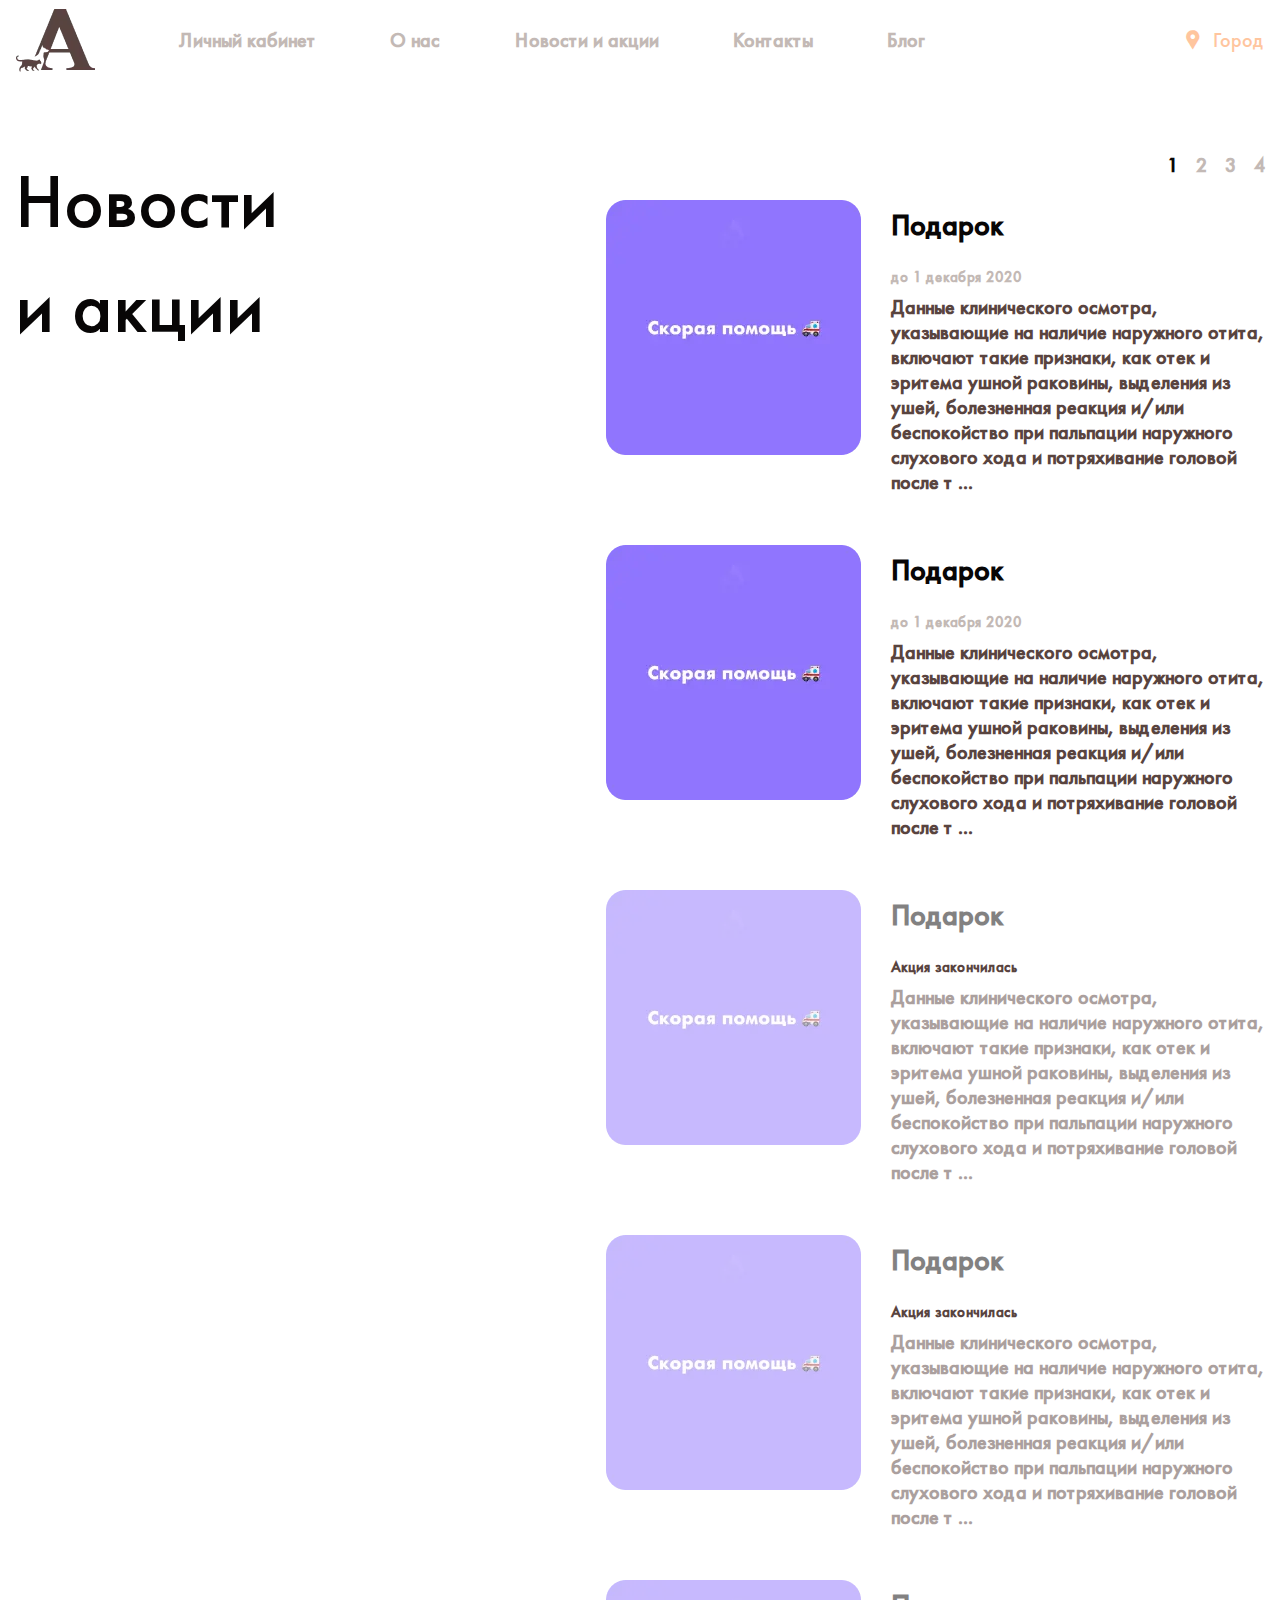
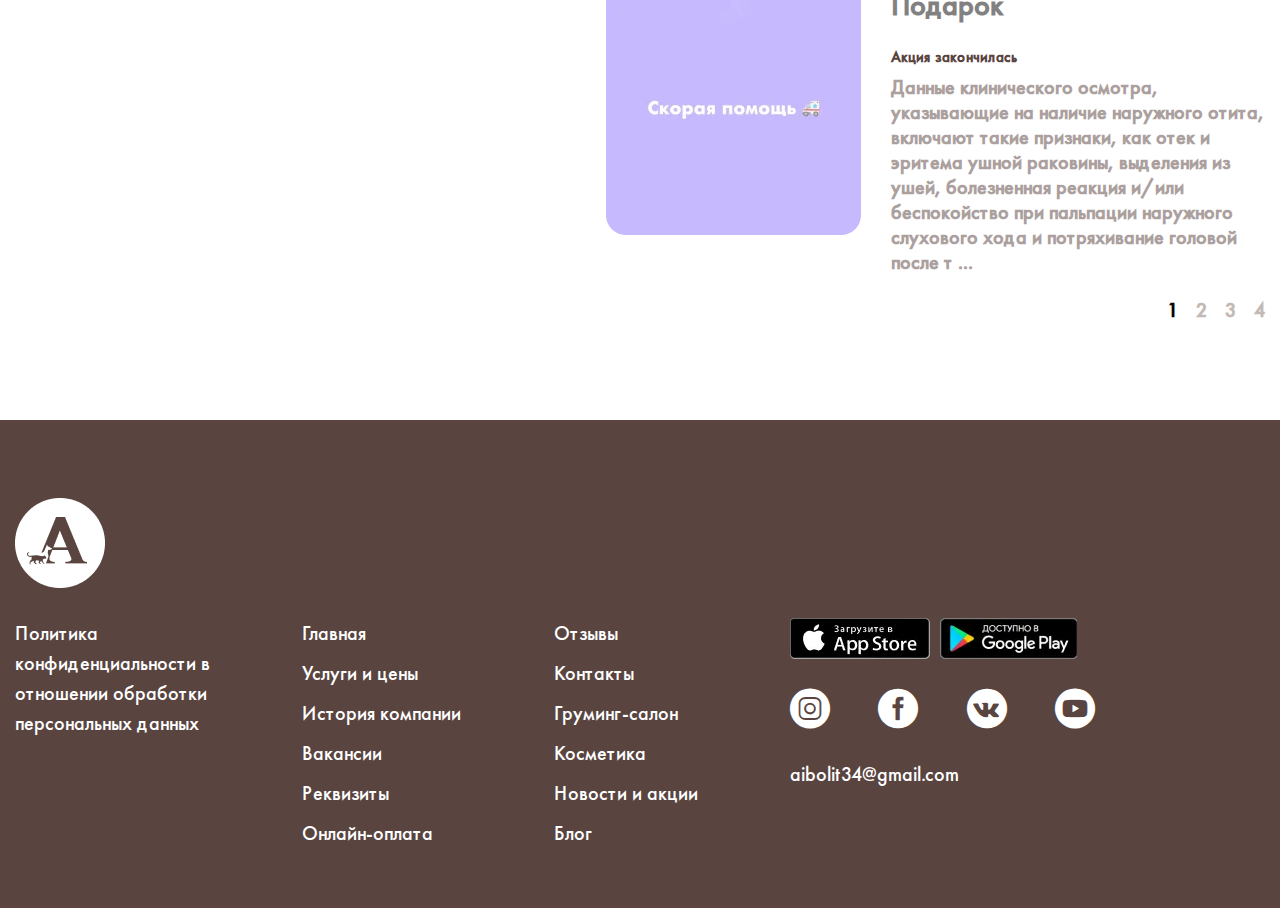
<file: news.html>
<!DOCTYPE html>
<html lang="ru">

<head>
	<title>News</title>
	<meta charset="UTF-8">
	<meta name="format-detection" content="telephone=no">
	<!-- <style>body{opacity: 0;}</style> -->
	<link rel="stylesheet" href="css/style.min.css?_v=20220705135403">
	<link rel="shortcut icon" href="favicon.ico">
	<!-- <meta name="robots" content="noindex, nofollow"> -->
	<meta name="viewport" content="width=device-width, initial-scale=1.0">
</head>

<body>
	<div class="wrapper">
		<header class="header">
			<div class="header__container">
				<div class="header__body">
					<a href="" class="header__logo"><picture><source srcset="img/logo.webp" type="image/webp"><img src="img/logo.png" alt="Logo"></picture></a>
					<div class="header__menu menu">
						<nav class="menu__body">
							<ul class="menu__list">
								<li class="menu__item"><a href="account.html" class="menu__link">Личный кабинет</a></li>
								<li class="menu__item"><a href="#" class="menu__link">О нас</a>
									<ul class="sub-menu__list">
										<li class="sub-menu__item"><a href="services.html" class="sub-menu__link">Услуги и цены</a></li>
										<li class="sub-menu__item"><a href="collective.html" class="sub-menu__link">Колектив</a></li>
										<li class="sub-menu__item"><a href="story.html" class="sub-menu__link">История компании</a></li>
									</ul>
								</li>
								<li class="menu__item"><a href="news.html" class="menu__link">Новости и акции</a></li>
								<li class="menu__item"><a data-header-goto data-goto="" href="home.html#contacts" class="menu__link">Контакты</a>
								</li>
								<li class="menu__item"><a href="blog.html" class="menu__link">Блог</a></li>
							</ul>
						</nav>
					</div>
					<div class="header__location _icon-point">
						Город
					</div>
					<button type="button" class="menu__icon icon-menu"><span></span></button>
				</div>
			</div>
		</header>
		<main class="page__news news-page">
			<div class="news-page__container">
				<div class="news-page__body">
					<div class="news-page__navigation">
						<h1 class="news-page__title title">Новости и акции</h1>
					</div>
					<div class="news-page__content">
						<div class="news-page__pagging pagging">
							<ul class="pagging__list">
								<li class="pagging__item">
									<a href="" class="pagging__link _active">1</a>
								</li>
								<li class="pagging__item">
									<a href="" class="pagging__link">2</a>
								</li>
								<li class="pagging__item">
									<a href="" class="pagging__link">3</a>
								</li>
								<li class="pagging__item">
									<a href="" class="pagging__link">4</a>
								</li>
							</ul>
						</div>
						<section class="news-page__articles">
							<article class="news-page__arcticle arcticle">
								<a href="" class="arcticle__body">
									<div class="arcticle__image">
										<picture><source srcset="img/news/news-01.webp" type="image/webp"><img src="img/news/news-01.png" alt="Image"></picture>
									</div>
									<div class="arcticle__content">
										<h2 class="arcticle__title">Подарок</h2>
										<div class="arcticle__date">до 1 декабря 2020</div>
										<div class="arcticle__text">Данные клинического осмотра, указывающие на наличие наружного отита, включают такие признаки, как отек
											и эритема ушной раковины, выделения из ушей, болезненная реакция и/или беспокойство при пальпации наружного слухового хода и
											потряхивание головой после т ...</div>
									</div>
								</a>
							</article>
							<article class="news-page__arcticle arcticle">
								<a href="" class="arcticle__body">
									<div class="arcticle__image">
										<picture><source srcset="img/news/news-01.webp" type="image/webp"><img src="img/news/news-01.png" alt="Image"></picture>
									</div>
									<div class="arcticle__content">
										<h2 class="arcticle__title">Подарок </h2>
										<div class="arcticle__date">до 1 декабря 2020</div>
										<div class="arcticle__text">Данные клинического осмотра, указывающие на наличие наружного отита, включают такие признаки, как отек
											и эритема ушной раковины, выделения из ушей, болезненная реакция и/или беспокойство при пальпации наружного слухового хода и
											потряхивание головой после т ...</div>
									</div>
								</a>
							</article>
							<article class="news-page__arcticle arcticle ended">
								<a href="" class="arcticle__body">
									<div class="arcticle__image">
										<picture><source srcset="img/news/news-01.webp" type="image/webp"><img src="img/news/news-01.png" alt="Image"></picture>
									</div>
									<div class="arcticle__content">
										<h2 class="arcticle__title">Подарок </h2>
										<div class="arcticle__date">Акция закончилась</div>
										<div class="arcticle__text">Данные клинического осмотра, указывающие на наличие наружного отита, включают такие признаки, как отек
											и эритема ушной раковины, выделения из ушей, болезненная реакция и/или беспокойство при пальпации наружного слухового хода и
											потряхивание головой после т ...</div>
									</div>
								</a>
							</article>
							<article class="news-page__arcticle arcticle ended">
								<a href="" class="arcticle__body">
									<div class="arcticle__image">
										<picture><source srcset="img/news/news-01.webp" type="image/webp"><img src="img/news/news-01.png" alt="Image"></picture>
									</div>
									<div class="arcticle__content">
										<h2 class="arcticle__title">Подарок</h2>
										<div class="arcticle__date">Акция закончилась</div>
										<div class="arcticle__text">Данные клинического осмотра, указывающие на наличие наружного отита, включают такие признаки, как отек
											и эритема ушной раковины, выделения из ушей, болезненная реакция и/или беспокойство при пальпации наружного слухового хода и
											потряхивание головой после т ...</div>
									</div>
								</a>
							</article>
							<article class="news-page__arcticle arcticle ended">
								<a href="" class="arcticle__body">
									<div class="arcticle__image">
										<picture><source srcset="img/news/news-01.webp" type="image/webp"><img src="img/news/news-01.png" alt="Image"></picture>
									</div>
									<div class="arcticle__content">
										<h2 class="arcticle__title">Подарок </h2>
										<div class="arcticle__date">Акция закончилась</div>
										<div class="arcticle__text">Данные клинического осмотра, указывающие на наличие наружного отита, включают такие признаки, как отек
											и эритема ушной раковины, выделения из ушей, болезненная реакция и/или беспокойство при пальпации наружного слухового хода и
											потряхивание головой после т ...</div>
									</div>
								</a>
							</article>
						</section>
						<div class="news-page__pagging pagging">
							<ul class="pagging__list">
								<li class="pagging__item">
									<a href="" class="pagging__link _active">1</a>
								</li>
								<li class="pagging__item">
									<a href="" class="pagging__link">2</a>
								</li>
								<li class="pagging__item">
									<a href="" class="pagging__link">3</a>
								</li>
								<li class="pagging__item">
									<a href="" class="pagging__link">4</a>
								</li>
							</ul>
						</div>
					</div>
				</div>
			</div>
		</main>
		<footer class="footer">
			<div class="footer__container">
				<div class="footer__body">
					<a href="" class="footer__logo"><picture><source srcset="img/logo-03.webp" type="image/webp"><img src="img/logo-03.png" alt="Logo"></picture></a>
					<div class="footer__columns">
						<div class="footer__column">
							<a href="" class="footer__policy">
								Политика<br>
								конфиденциальности в<br>
								отношении обработки<br>
								персональных данных<br>
							</a>
						</div>
						<div class="footer__column">
							<div class="footer__menu menu-footer">
								<nav class="menu-footer__body">
									<ul class="menu-footer__list">
										<li class="menu-footer__item"><a href="" class="menu-footer__link">Главная</a></li>
										<li class="menu-footer__item"><a href="" class="menu-footer__link">Услуги и цены</a></li>
										<li class="menu-footer__item"><a href="" class="menu-footer__link">История компании</a></li>
										<li class="menu-footer__item"><a href="" class="menu-footer__link">Вакансии</a></li>
										<li class="menu-footer__item"><a href="" class="menu-footer__link">Реквизиты</a></li>
										<li class="menu-footer__item"><a href="" class="menu-footer__link">Онлайн-оплата</a></li>
									</ul>
								</nav>
							</div>
						</div>
						<div class="footer__column">
							<div class="footer__menu menu-footer">
								<nav class="menu-footer__body">
									<ul class="menu-footer__list">
										<li class="menu-footer__item"><a href="" class="menu-footer__link">Отзывы</a></li>
										<li class="menu-footer__item"><a href="" class="menu-footer__link">Контакты</a></li>
										<li class="menu-footer__item"><a href="" class="menu-footer__link">Груминг-салон</a></li>
										<li class="menu-footer__item"><a href="" class="menu-footer__link">Косметика</a></li>
										<li class="menu-footer__item"><a href="" class="menu-footer__link">Новости и акции</a></li>
										<li class="menu-footer__item"><a href="" class="menu-footer__link">Блог</a></li>
									</ul>
								</nav>
							</div>
						</div>
						<div class="footer__column">
							<div class="footer__links">
								<a href="" class="footer__link"><picture><source srcset="img/main/footer/app-store.webp" type="image/webp"><img src="img/main/footer/app-store.png" alt="Link"></picture></a>
								<a href="" class="footer__link"><picture><source srcset="img/main/footer/google-play.webp" type="image/webp"><img src="img/main/footer/google-play.png" alt="Link"></picture></a>
							</div>
							<ul class="footer__social">
								<li><a href="" class="footer__social-link _icon-inst"></a></li>
								<li><a href="" class="footer__social-link _icon-fb"></a></li>
								<li><a href="" class="footer__social-link _icon-vk"></a></li>
								<li><a href="" class="footer__social-link _icon-youtube"></a></li>
							</ul>
							<a href="mailto:aibolit34@gmail.com" class="footer__email">
								aibolit34@gmail.com</a>
						</div>
					</div>
				</div>
			</div>
		</footer>
	</div>
	<!-- <div id="popup" aria-hidden="true" class="popup">
	<div class="popup__wrapper">
		<div class="popup__content">
			<button data-close type="button" class="popup__close">Закрыть</button>
			<div class="popup__text">
				Text
			</div>
		</div>
	</div>
</div> -->
	<script src="js/app.min.js?_v=20220705135403"></script>
</body>

</html>
</file>
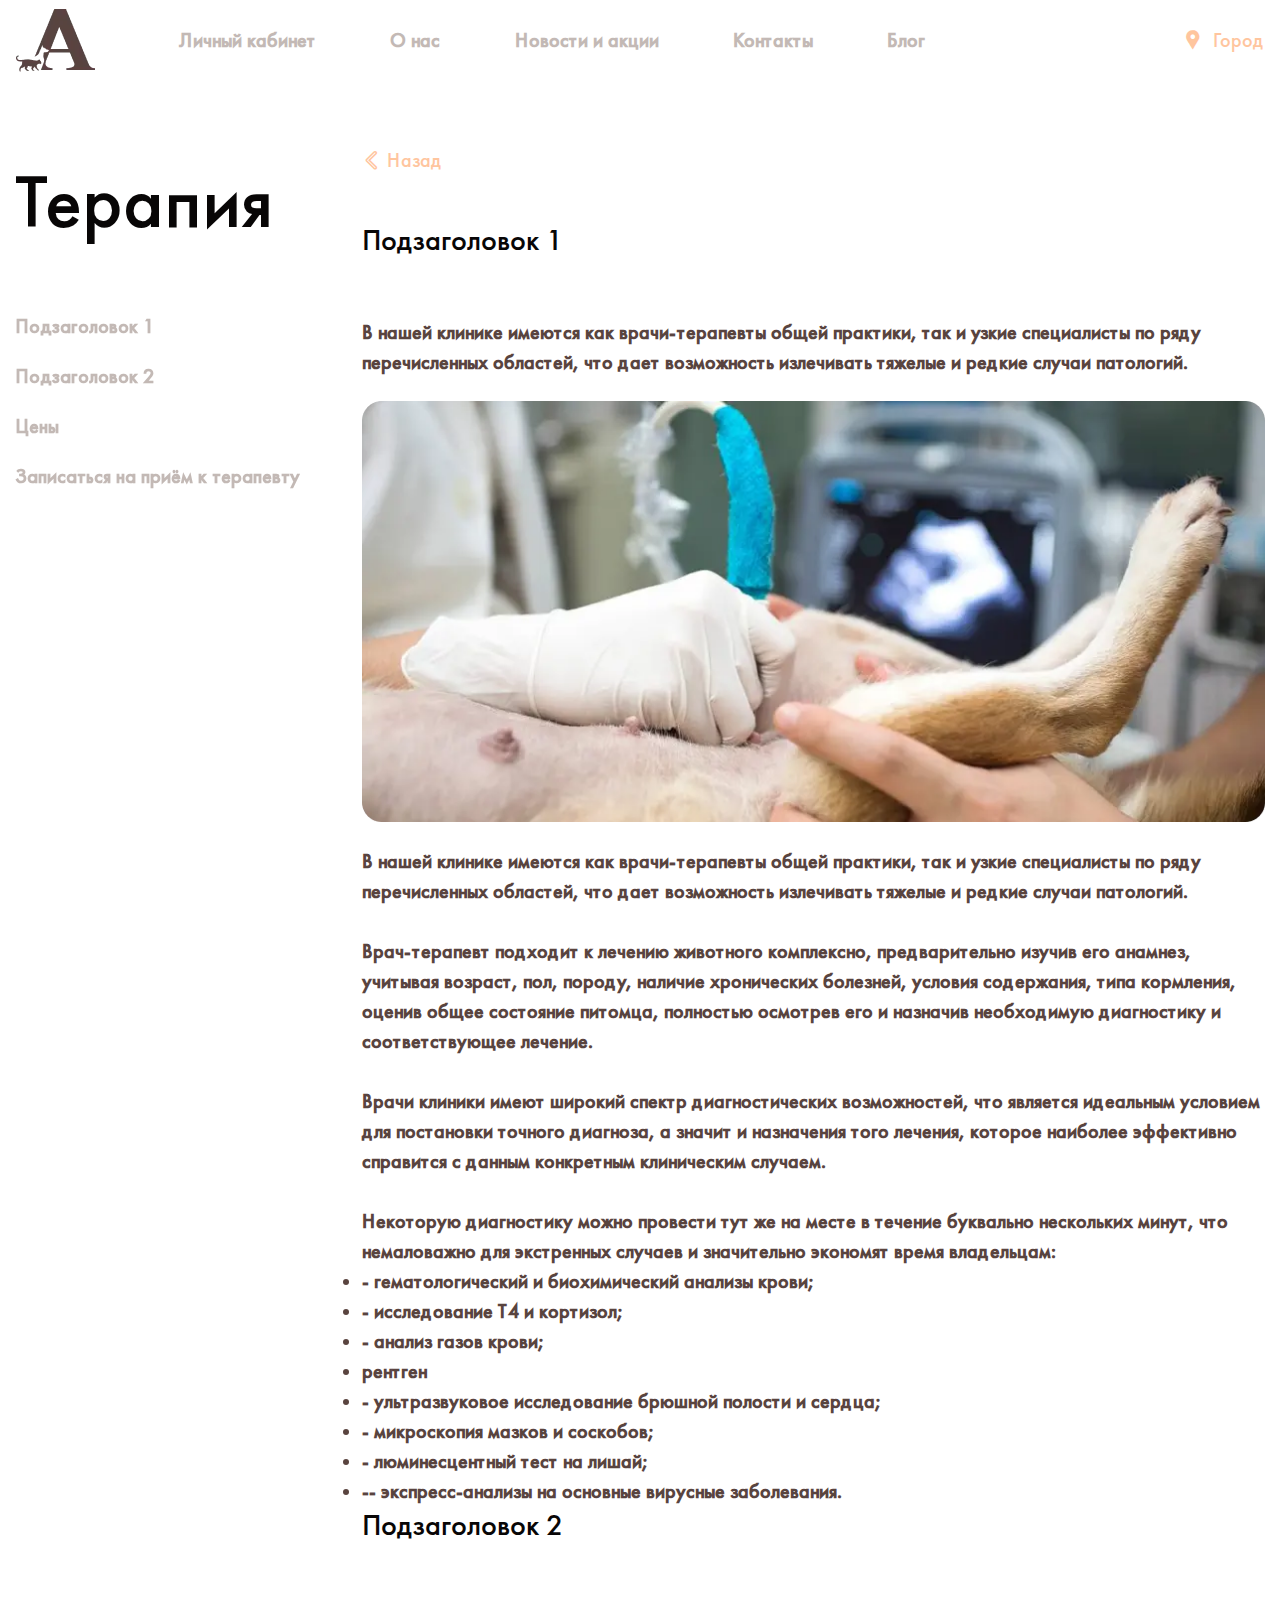
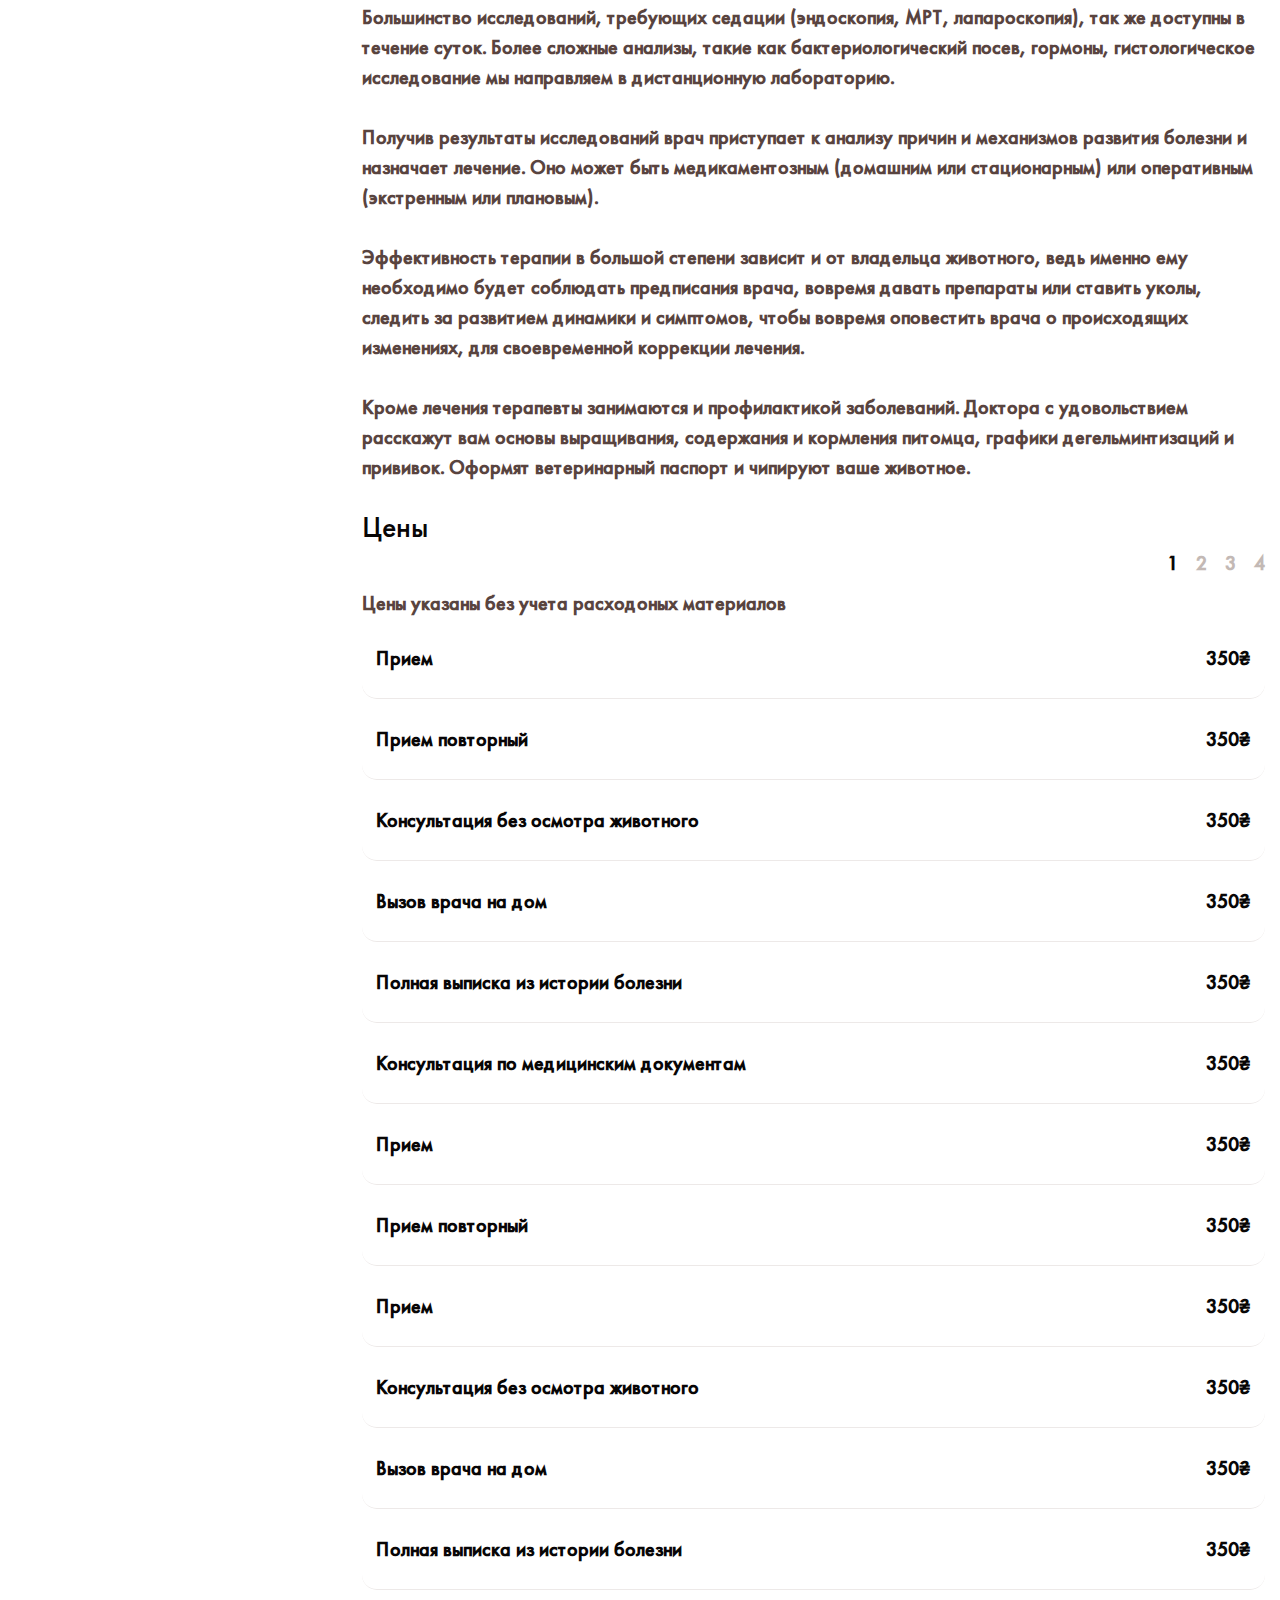
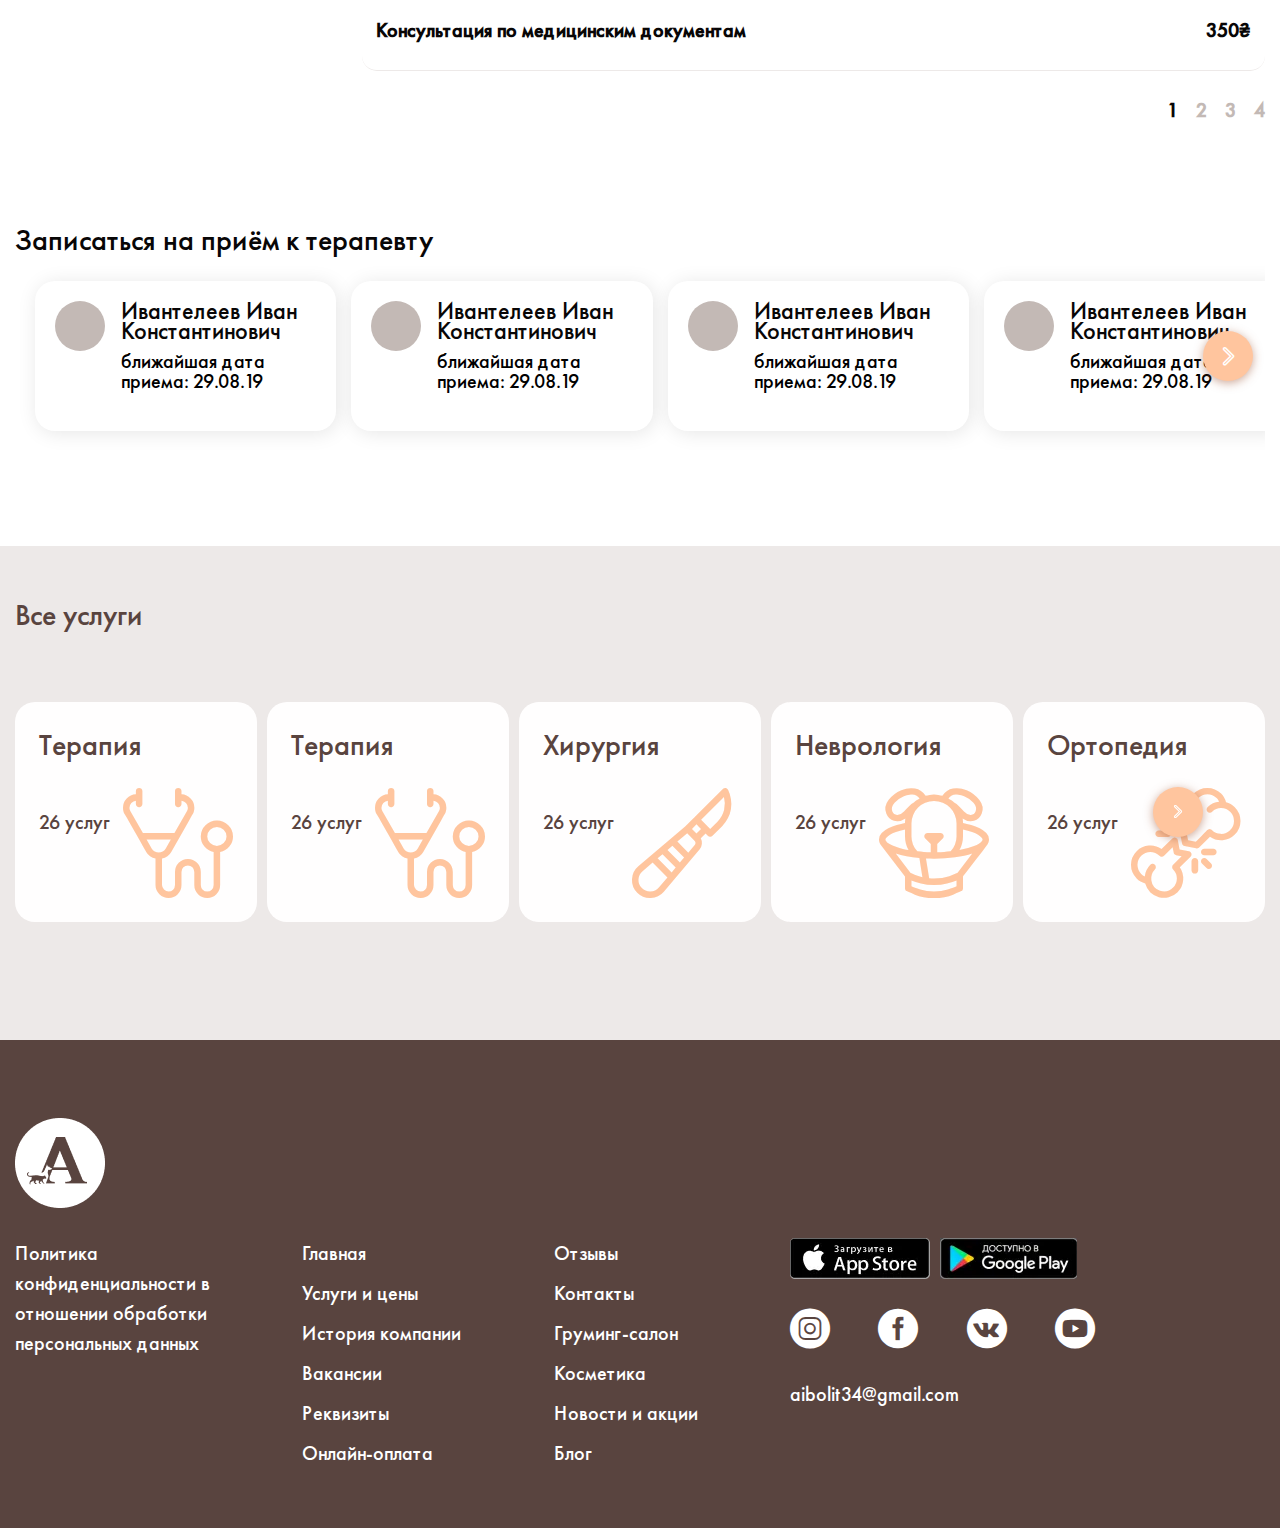
<file: services.html>
<!DOCTYPE html>
<html lang="ru">

<head>
	<title>Services</title>
	<meta charset="UTF-8">
	<meta name="format-detection" content="telephone=no">
	<!-- <style>body{opacity: 0;}</style> -->
	<link rel="stylesheet" href="css/style.min.css?_v=20220705135403">
	<link rel="shortcut icon" href="favicon.ico">
	<!-- <meta name="robots" content="noindex, nofollow"> -->
	<meta name="viewport" content="width=device-width, initial-scale=1.0">
</head>

<body>
	<div class="wrapper">
		<header class="header">
			<div class="header__container">
				<div class="header__body">
					<a href="" class="header__logo"><picture><source srcset="img/logo.webp" type="image/webp"><img src="img/logo.png" alt="Logo"></picture></a>
					<div class="header__menu menu">
						<nav class="menu__body">
							<ul class="menu__list">
								<li class="menu__item"><a href="account.html" class="menu__link">Личный кабинет</a></li>
								<li class="menu__item"><a href="#" class="menu__link">О нас</a>
									<ul class="sub-menu__list">
										<li class="sub-menu__item"><a href="services.html" class="sub-menu__link">Услуги и цены</a></li>
										<li class="sub-menu__item"><a href="collective.html" class="sub-menu__link">Колектив</a></li>
										<li class="sub-menu__item"><a href="story.html" class="sub-menu__link">История компании</a></li>
									</ul>
								</li>
								<li class="menu__item"><a href="news.html" class="menu__link">Новости и акции</a></li>
								<li class="menu__item"><a data-header-goto data-goto="" href="home.html#contacts" class="menu__link">Контакты</a>
								</li>
								<li class="menu__item"><a href="blog.html" class="menu__link">Блог</a></li>
							</ul>
						</nav>
					</div>
					<div class="header__location _icon-point">
						Город
					</div>
					<button type="button" class="menu__icon icon-menu"><span></span></button>
				</div>
			</div>
		</header>
		<main class="page__service-page service-page">
			<div class="service-page__container">
				<div class="service-page__body">
					<div class="service-page__navigation">
						<h1 class="service-page__title title">Терапия</h1>
						<div class="service-page__contents contents">
							<nav class="contents__body">
								<ul class="contents__list">
									<li class="contents__item"><a data-goto-header data-goto="#section-1" href="#section-1" class="contents__link">Подзаголовок 1</a>
									</li>
									<li class="contents__item"><a data-goto-header data-goto="#section-2" href="#section-2" class="contents__link">Подзаголовок 2</a>
									</li>
									<li class="contents__item"><a data-goto-header data-goto="#section-3" href="#section-3" class="contents__link">Цены</a>
									</li>
									<li class="contents__item"><a data-goto-header data-goto="#section-4" href="#section-4" class="contents__link">Записаться на приём к
											терапевту</a>
									</li>
								</ul>
							</nav>
						</div>
					</div>
					<div class="service-page__sections">
						<nav class="info-doctor__breadcrumbs breadcrumbs">
							<ul class="breadcrumbs__list">
								<li class="breadcrumbs__item">
									<a href="" class="breadcrumbs__link _icon-arrow-left">Назад</a>
								</li>
							</ul>
						</nav>
						<section data-watch-threshold="0.6" data-watch="navigator" id="section-1" class="service-page__section">
							<h2 class="service-page__title title-small">Подзаголовок 1</h2>
							<div class="service-page__text">
								<p>
									В нашей клинике имеются как врачи-терапевты общей практики, так и узкие специалисты по ряду перечисленных областей, что дает
									возможность излечивать тяжелые и редкие случаи патологий.
								</p>
							</div>
							<div class="service-page__image">
								<picture><source srcset="img/services/01.webp" type="image/webp"><img src="img/services/01.png" alt="Image"></picture>
							</div>
							<div class="service-page__text">
								<p>
									В нашей клинике имеются как врачи-терапевты общей практики, так и узкие специалисты по ряду перечисленных областей, что дает
									возможность излечивать тяжелые и редкие случаи патологий.
								</p>
								<br>
								<p>
									Врач-терапевт подходит к лечению животного комплексно, предварительно изучив его анамнез, учитывая возраст, пол, породу, наличие
									хронических болезней, условия содержания, типа кормления, оценив общее состояние питомца, полностью осмотрев его и назначив
									необходимую диагностику и соответствующее лечение.
								</p>
								<br>
								<p>
									Врачи клиники имеют широкий спектр диагностических возможностей, что является идеальным условием для постановки точного диагноза,
									а значит и назначения того лечения, которое наиболее эффективно справится с данным конкретным клиническим случаем.
								</p>
								<br>
								<p>Некоторую диагностику можно провести тут же на месте в течение буквально нескольких минут, что немаловажно для экстренных случаев
									и значительно экономят время владельцам:</p>
							</div>
							<div class="service-page__list">
								<li class="service-page__list-item">- гематологический и биохимический анализы крови;</li>
								<li class="service-page__list-item">- исследование Т4 и кортизол;</li>
								<li class="service-page__list-item">- анализ газов крови;</li>
								<li class="service-page__list-item">рентген</li>
								<li class="service-page__list-item">- ультразвуковое исследование брюшной полости и сердца;</li>
								<li class="service-page__list-item">- микроскопия мазков и соскобов;</li>
								<li class="service-page__list-item">- люминесцентный тест на лишай;</li>
								<li class="service-page__list-item">-- экспресс-анализы на основные вирусные заболевания.</li>
							</div>
							</h2>
						</section>
						<section data-watch-threshold="0.6" data-watch="navigator" id="section-2" class="service-page__section">
							<h2 class="service-page__title title-small">Подзаголовок 2</h2>
							<div class="service-page__text">
								<p>
									Большинство исследований, требующих седации (эндоскопия, МРТ, лапароскопия), так же доступны в течение суток. Более сложные анализы,
									такие как бактериологический посев, гормоны, гистологическое исследование мы направляем в дистанционную лабораторию.
								</p>
								<br>
								<p>Получив результаты исследований врач приступает к анализу причин и механизмов развития болезни и назначает лечение. Оно может быть
									медикаментозным (домашним или стационарным) или оперативным (экстренным или плановым).
								</p>
								<br>
								<p>
									Эффективность терапии в большой степени зависит и от владельца животного, ведь именно ему необходимо будет соблюдать предписания
									врача, вовремя давать препараты или ставить уколы, следить за развитием динамики и симптомов, чтобы вовремя оповестить врача о
									происходящих изменениях, для своевременной коррекции лечения.
								</p>
								<br>
								<p>
									Кроме лечения терапевты занимаются и профилактикой заболеваний. Доктора с удовольствием расскажут вам основы выращивания, содержания
									и кормления питомца, графики дегельминтизаций и прививок. Оформят ветеринарный паспорт и чипируют ваше животное.
								</p>
							</div>
						</section>
						<section data-watch-threshold="0.6" data-watch="navigator" id="section-3" class="service-page__section">
							<div class="service-page__prices service-prices">
								<h2 class="service-prices__title title-small">Цены</h2>
								<div class="service-prices__pagging pagging">
									<ul class="pagging__list">
										<li class="pagging__item">
											<a href="" class="pagging__link _active">1</a>
										</li>
										<li class="pagging__item">
											<a href="" class="pagging__link">2</a>
										</li>
										<li class="pagging__item">
											<a href="" class="pagging__link">3</a>
										</li>
										<li class="pagging__item">
											<a href="" class="pagging__link">4</a>
										</li>
									</ul>
								</div>
								<div class="service-prices__content">
									<div class="service-prices__text">Цены указаны без учета расходоных материалов</div>
									<div class="service-prices__items">
										<div class="service-prices__item">
											<div class="service-prices__service">Прием</div>
											<div class="service-prices__price">350&#8372</div>
										</div>
										<div class="service-prices__item">
											<div class="service-prices__service">Прием повторный</div>
											<div class="service-prices__price">350&#8372</div>
										</div>
										<div class="service-prices__item">
											<div class="service-prices__service">Консультация без осмотра животного</div>
											<div class="service-prices__price">350&#8372</div>
										</div>
										<div class="service-prices__item">
											<div class="service-prices__service">Вызов врача на дом</div>
											<div class="service-prices__price">350&#8372</div>
										</div>
										<div class="service-prices__item">
											<div class="service-prices__service">Полная выписка из истории болезни</div>
											<div class="service-prices__price">350&#8372</div>
										</div>
										<div class="service-prices__item">
											<div class="service-prices__service">Консультация по медицинским документам</div>
											<div class="service-prices__price">350&#8372</div>
										</div>
										<div class="service-prices__item">
											<div class="service-prices__service">Прием</div>
											<div class="service-prices__price">350&#8372</div>
										</div>
										<div class="service-prices__item">
											<div class="service-prices__service">Прием повторный</div>
											<div class="service-prices__price">350&#8372</div>
										</div>
										<div class="service-prices__item">
											<div class="service-prices__service">Прием</div>
											<div class="service-prices__price">350&#8372</div>
										</div>
										<div class="service-prices__item">
											<div class="service-prices__service">Консультация без осмотра животного</div>
											<div class="service-prices__price">350&#8372</div>
										</div>
										<div class="service-prices__item">
											<div class="service-prices__service">Вызов врача на дом</div>
											<div class="service-prices__price">350&#8372</div>
										</div>
										<div class="service-prices__item">
											<div class="service-prices__service">Полная выписка из истории болезни</div>
											<div class="service-prices__price">350&#8372</div>
										</div>
										<div class="service-prices__item">
											<div class="service-prices__service">Консультация по медицинским документам</div>
											<div class="service-prices__price">350&#8372</div>
										</div>
									</div>
								</div>
								<div class="service-prices__pagging pagging">
									<ul class="pagging__list">
										<li class="pagging__item">
											<a href="" class="pagging__link _active">1</a>
										</li>
										<li class="pagging__item">
											<a href="" class="pagging__link">2</a>
										</li>
										<li class="pagging__item">
											<a href="" class="pagging__link">3</a>
										</li>
										<li class="pagging__item">
											<a href="" class="pagging__link">4</a>
										</li>
									</ul>
								</div>
							</div>
						</section>
					</div>
				</div>
			</div>
			<section data-watch-threshold="0.6" data-watch="navigator" id="section-4" class="service-page__section">
				<div class="service-page__container">
					<div class="service-page__slider service-slider">
						<h2 class="service-slider__title title-small">Записаться на приём к терапевту</h2>
						<div class="service-slider__slider swiper">
							<div class="service-slider__wrapper swiper-wrapper">
								<a href="" class="service-slider__slide swiper-slide">
									<div class="service-slider__body">
										<div class="service-slider__image"></div>
										<div class="service-slider__content">
											<div class="service-slider__name">Ивантелеев
												Иван Константинович</div>
											<div class="service-slider__date">ближайшая дата приема:
												29.08.19</div>
										</div>
									</div>
								</a>
								<a href="" class="service-slider__slide swiper-slide">
									<div class="service-slider__body">
										<div class="service-slider__image"></div>
										<div class="service-slider__content">
											<div class="service-slider__name">Ивантелеев
												Иван Константинович</div>
											<div class="service-slider__date">ближайшая дата приема:
												29.08.19</div>
										</div>
									</div>
								</a>
								<a href="" class="service-slider__slide swiper-slide">
									<div class="service-slider__body">
										<div class="service-slider__image"></div>
										<div class="service-slider__content">
											<div class="service-slider__name">Ивантелеев
												Иван Константинович</div>
											<div class="service-slider__date">ближайшая дата приема:
												29.08.19</div>
										</div>
									</div>
								</a>
								<a href="" class="service-slider__slide swiper-slide">
									<div class="service-slider__body">
										<div class="service-slider__image"></div>
										<div class="service-slider__content">
											<div class="service-slider__name">Ивантелеев
												Иван Константинович</div>
											<div class="service-slider__date">ближайшая дата приема:
												29.08.19</div>
										</div>
									</div>
								</a>
								<a href="" class="service-slider__slide swiper-slide">
									<div class="service-slider__body">
										<div class="service-slider__image"></div>
										<div class="service-slider__content">
											<div class="service-slider__name">Ивантелеев
												Иван Константинович</div>
											<div class="service-slider__date">ближайшая дата приема:
												29.08.19</div>
										</div>
									</div>
								</a>
								<a href="" class="service-slider__slide swiper-slide">
									<div class="service-slider__body">
										<div class="service-slider__image"></div>
										<div class="service-slider__content">
											<div class="service-slider__name">Ивантелеев
												Иван Константинович</div>
											<div class="service-slider__date">ближайшая дата приема:
												29.08.19</div>
										</div>
									</div>
								</a>
								<a href="" class="service-slider__slide swiper-slide">
									<div class="service-slider__body">
										<div class="service-slider__image"></div>
										<div class="service-slider__content">
											<div class="service-slider__name">Ивантелеев
												Иван Константинович</div>
											<div class="service-slider__date">ближайшая дата приема:
												29.08.19</div>
										</div>
									</div>
								</a>
							</div>
							<button type="button" class="service-slider__swiper-button-next _icon-arrow-right"></button>
						</div>
					</div>
				</div>
			</section>
			<section class="services-page__all-services all-services">
				<div class="all-services__container">
					<div class="all-services__body">
						<h2 class="all-services__title title-small">Все услуги</h2>
						<!-- Оболочка слайдера -->
						<div class="all-services__slider swiper">
							<!-- Двигающееся часть слайдера -->
							<div class="all-services__wrapper swiper-wrapper">
								<!-- Слайд -->
								<a href="" class="all-services__slide swiper-slide">
									<div href="" class="all-services__card _icon-therapy _anim-items">
										<div class="all-services__content">
											<div class="all-services__title">Терапия</div>
											<div class="all-services__info">26 услуг</div>
										</div>
									</div>
								</a>
								<a href="" class="all-services__slide swiper-slide">
									<div href="" class="all-services__card _icon-therapy">
										<div class="all-services__content">
											<div class="all-services__title">Терапия</div>
											<div class="all-services__info">26 услуг</div>
										</div>
									</div>
								</a>
								<a href="" class="all-services__slide swiper-slide">
									<div href="" class="all-services__card _icon-surgery">
										<div class="all-services__content">
											<div class="all-services__title">Хирургия</div>
											<div class="all-services__info">26 услуг</div>
										</div>
									</div>
								</a>
								<a href="" class="all-services__slide swiper-slide">
									<div href="" class="all-services__card _icon-nevrology">
										<div class="all-services__content">
											<div class="all-services__title">Неврология</div>
											<div class="all-services__info">26 услуг</div>
										</div>
									</div>
								</a>
								<a href="" class="all-services__slide swiper-slide">
									<div href="" class="all-services__card _icon-orthology">
										<div class="all-services__content">
											<div class="all-services__title">Ортопедия</div>
											<div class="all-services__info">26 услуг</div>
										</div>
									</div>
								</a>
								<a href="" class="all-services__slide swiper-slide">
									<div href="" class="all-services__card _icon-nevrology">
										<div class="all-services__content">
											<div class="all-services__title">Дерматология</div>
											<div class="all-services__info">26 услуг</div>
										</div>
									</div>
								</a>
								<a href="" class="all-services__slide swiper-slide">
									<div href="" class="all-services__card _icon-cat">
										<div class="all-services__content">
											<div class="all-services__title">Офтольмалогия</div>
											<div class="all-services__info">26 услуг</div>
										</div>
									</div>
								</a>
								<a href="" class="all-services__slide swiper-slide">
									<div href="" class="all-services__card _icon-heart">
										<div class="all-services__content">
											<div class="all-services__title">Кардиология</div>
											<div class="all-services__info">26 услуг</div>
										</div>
									</div>
								</a>
								<a href="" class="all-services__slide swiper-slide">
									<div href="" class="all-services__card _icon-dentistry">
										<div class="all-services__content">
											<div class="all-services__title">Стоматология</div>
											<div class="all-services__info">26 услуг</div>
										</div>
									</div>
								</a>
								<a href="" class="all-services__slide swiper-slide">
									<div href="" class="all-services__card _icon-dogs">
										<div class="all-services__content">
											<div class="all-services__title">Репродуктология</div>
											<div class="all-services__info">26 услуг</div>
										</div>
									</div>
								</a>
							</div>
							<!-- Если нужна навигация (влево/вправо) -->
							<button type="button" class="all-services__swiper-button-next _icon-arrow-right"></button>
						</div>
					</div>
				</div>
			</section>
		</main>
		<footer class="footer">
			<div class="footer__container">
				<div class="footer__body">
					<a href="" class="footer__logo"><picture><source srcset="img/logo-03.webp" type="image/webp"><img src="img/logo-03.png" alt="Logo"></picture></a>
					<div class="footer__columns">
						<div class="footer__column">
							<a href="" class="footer__policy">
								Политика<br>
								конфиденциальности в<br>
								отношении обработки<br>
								персональных данных<br>
							</a>
						</div>
						<div class="footer__column">
							<div class="footer__menu menu-footer">
								<nav class="menu-footer__body">
									<ul class="menu-footer__list">
										<li class="menu-footer__item"><a href="" class="menu-footer__link">Главная</a></li>
										<li class="menu-footer__item"><a href="" class="menu-footer__link">Услуги и цены</a></li>
										<li class="menu-footer__item"><a href="" class="menu-footer__link">История компании</a></li>
										<li class="menu-footer__item"><a href="" class="menu-footer__link">Вакансии</a></li>
										<li class="menu-footer__item"><a href="" class="menu-footer__link">Реквизиты</a></li>
										<li class="menu-footer__item"><a href="" class="menu-footer__link">Онлайн-оплата</a></li>
									</ul>
								</nav>
							</div>
						</div>
						<div class="footer__column">
							<div class="footer__menu menu-footer">
								<nav class="menu-footer__body">
									<ul class="menu-footer__list">
										<li class="menu-footer__item"><a href="" class="menu-footer__link">Отзывы</a></li>
										<li class="menu-footer__item"><a href="" class="menu-footer__link">Контакты</a></li>
										<li class="menu-footer__item"><a href="" class="menu-footer__link">Груминг-салон</a></li>
										<li class="menu-footer__item"><a href="" class="menu-footer__link">Косметика</a></li>
										<li class="menu-footer__item"><a href="" class="menu-footer__link">Новости и акции</a></li>
										<li class="menu-footer__item"><a href="" class="menu-footer__link">Блог</a></li>
									</ul>
								</nav>
							</div>
						</div>
						<div class="footer__column">
							<div class="footer__links">
								<a href="" class="footer__link"><picture><source srcset="img/main/footer/app-store.webp" type="image/webp"><img src="img/main/footer/app-store.png" alt="Link"></picture></a>
								<a href="" class="footer__link"><picture><source srcset="img/main/footer/google-play.webp" type="image/webp"><img src="img/main/footer/google-play.png" alt="Link"></picture></a>
							</div>
							<ul class="footer__social">
								<li><a href="" class="footer__social-link _icon-inst"></a></li>
								<li><a href="" class="footer__social-link _icon-fb"></a></li>
								<li><a href="" class="footer__social-link _icon-vk"></a></li>
								<li><a href="" class="footer__social-link _icon-youtube"></a></li>
							</ul>
							<a href="mailto:aibolit34@gmail.com" class="footer__email">
								aibolit34@gmail.com</a>
						</div>
					</div>
				</div>
			</div>
		</footer>
	</div>
	<!-- <div id="popup" aria-hidden="true" class="popup">
	<div class="popup__wrapper">
		<div class="popup__content">
			<button data-close type="button" class="popup__close">Закрыть</button>
			<div class="popup__text">
				Text
			</div>
		</div>
	</div>
</div> -->
	<script src="js/app.min.js?_v=20220705135403"></script>
</body>

</html>
</file>
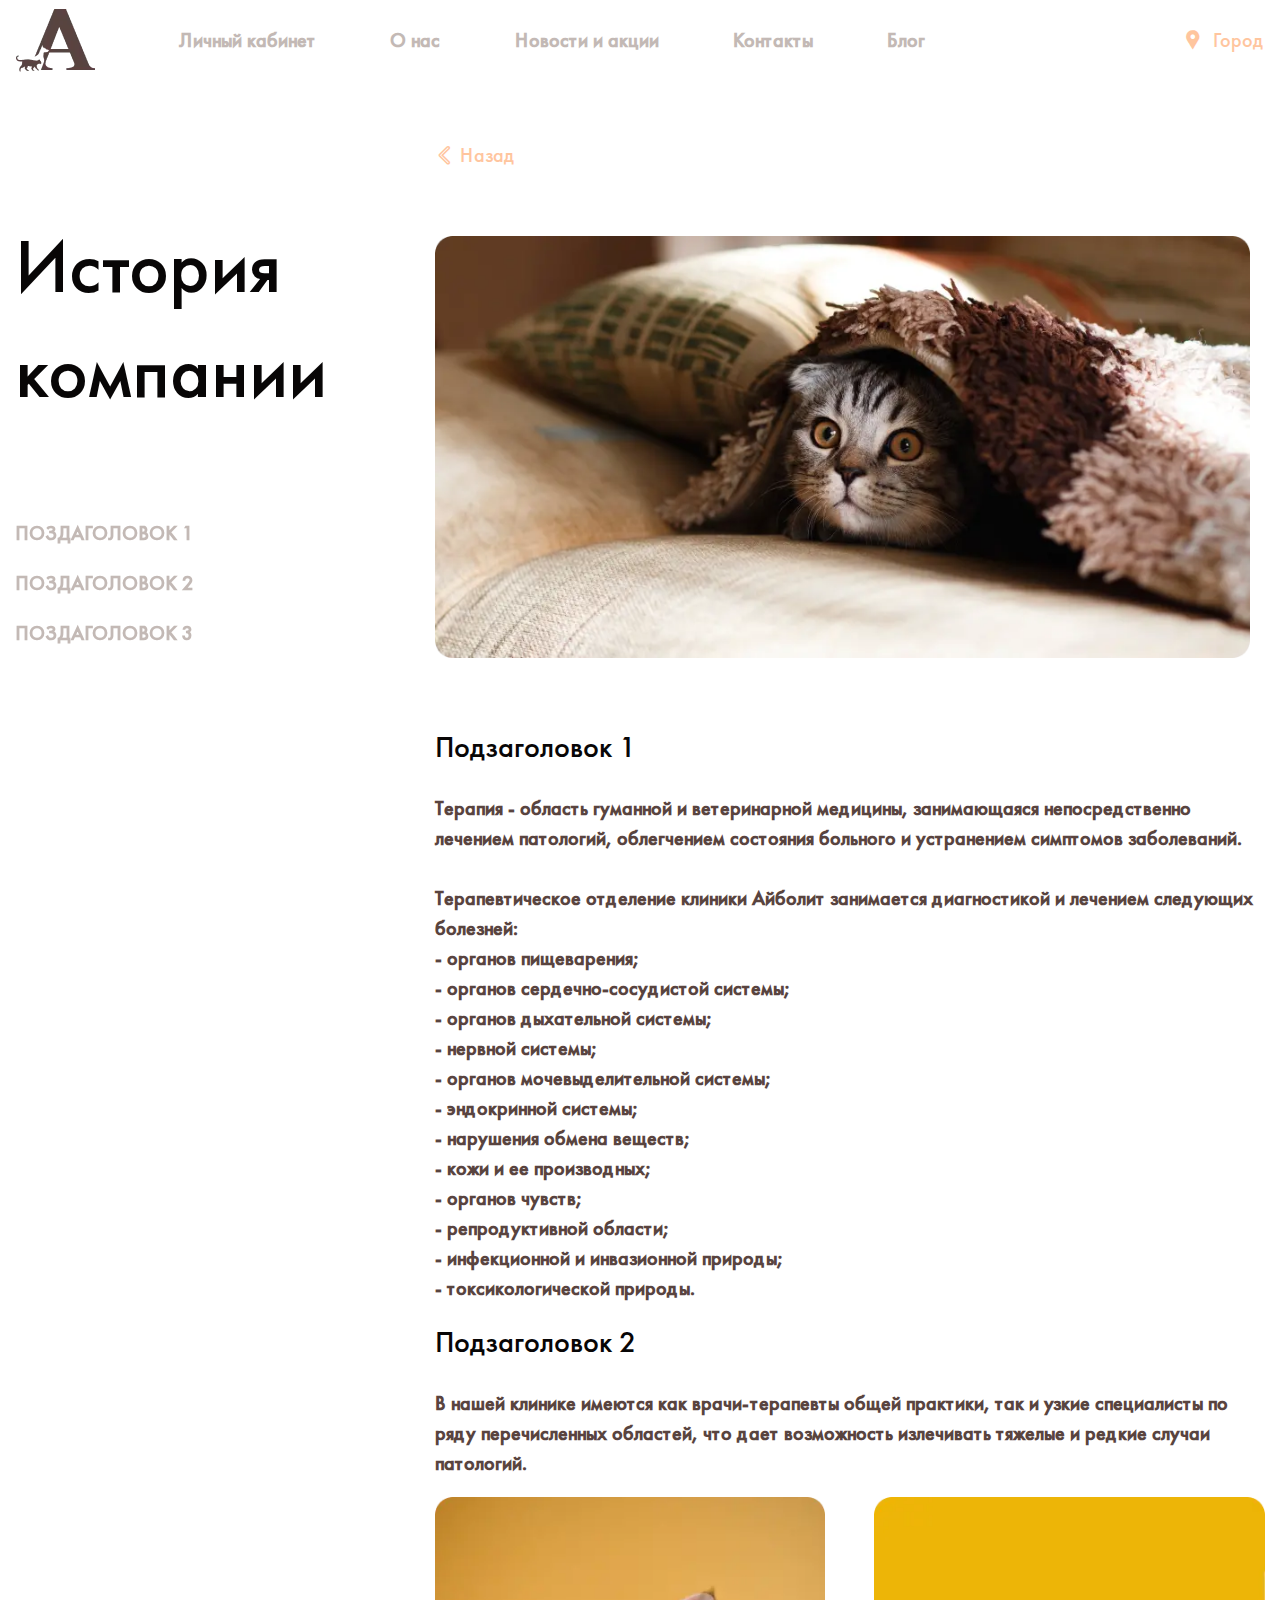
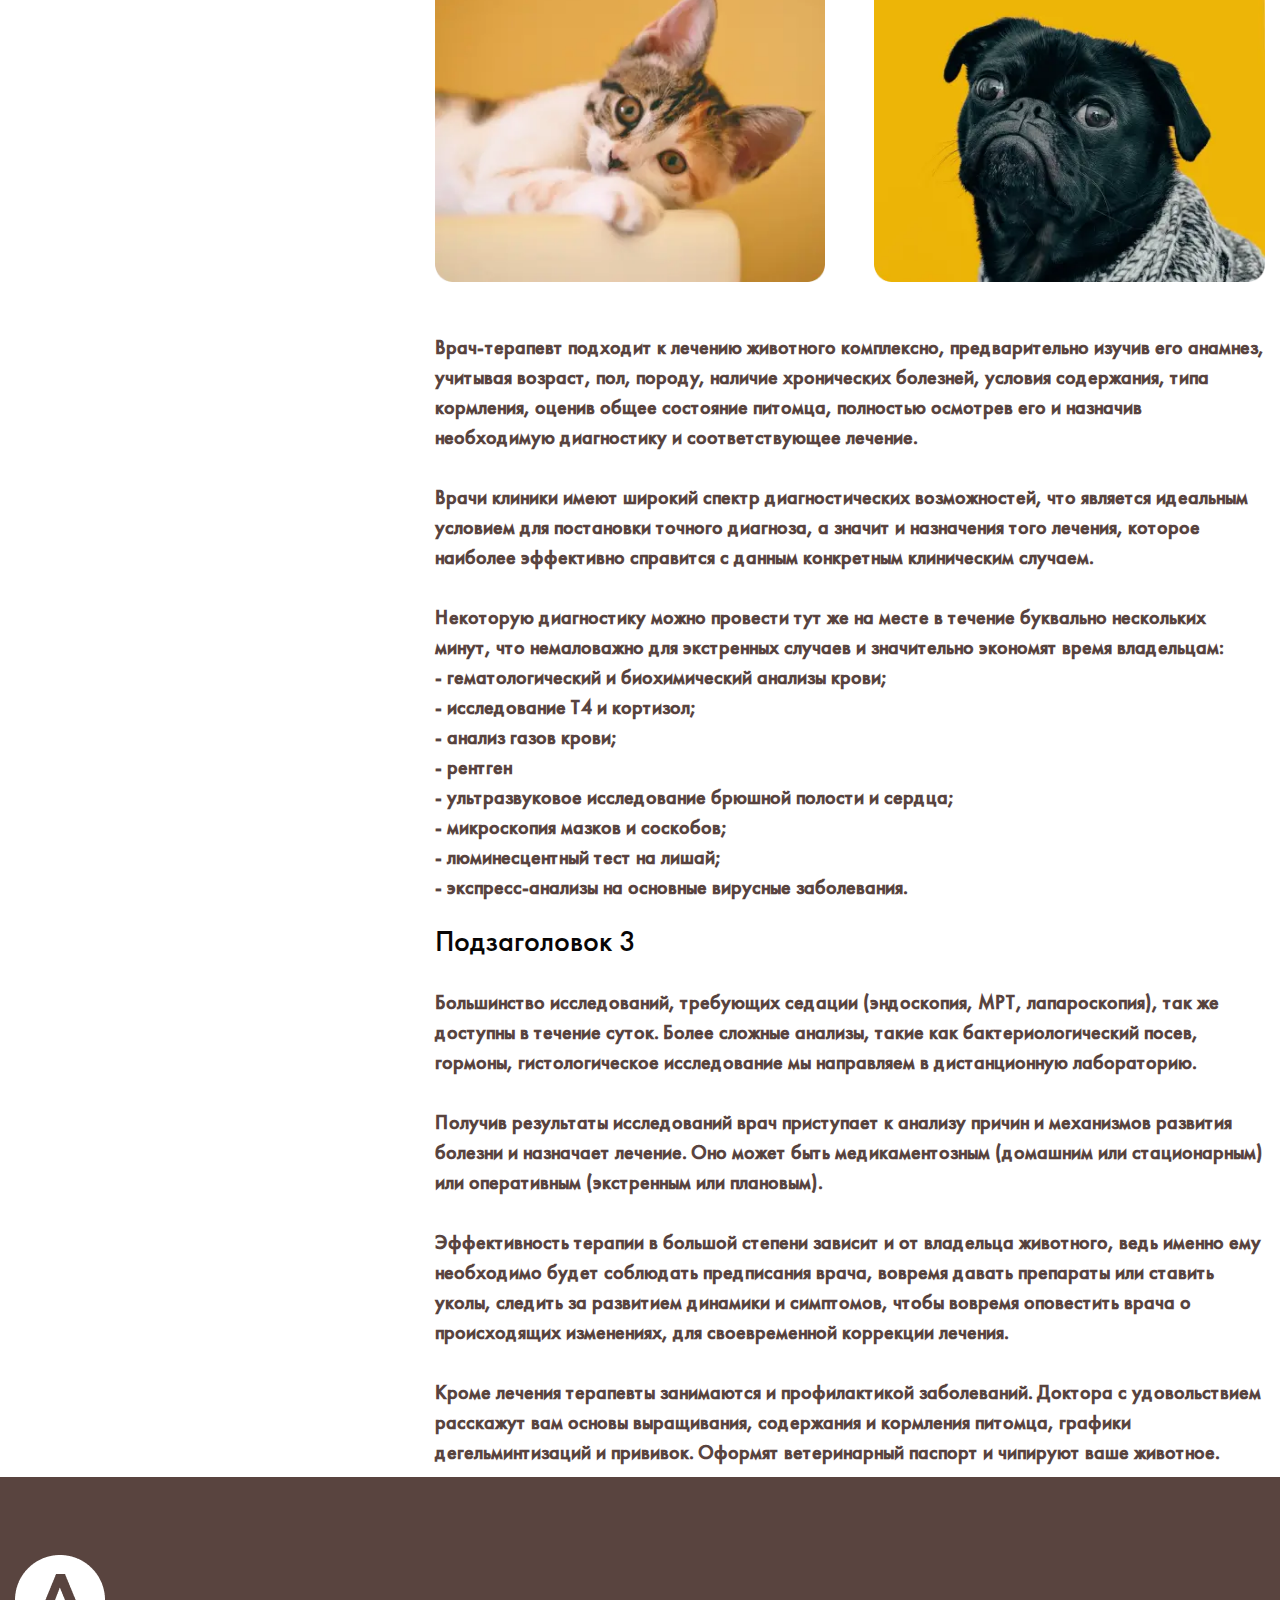
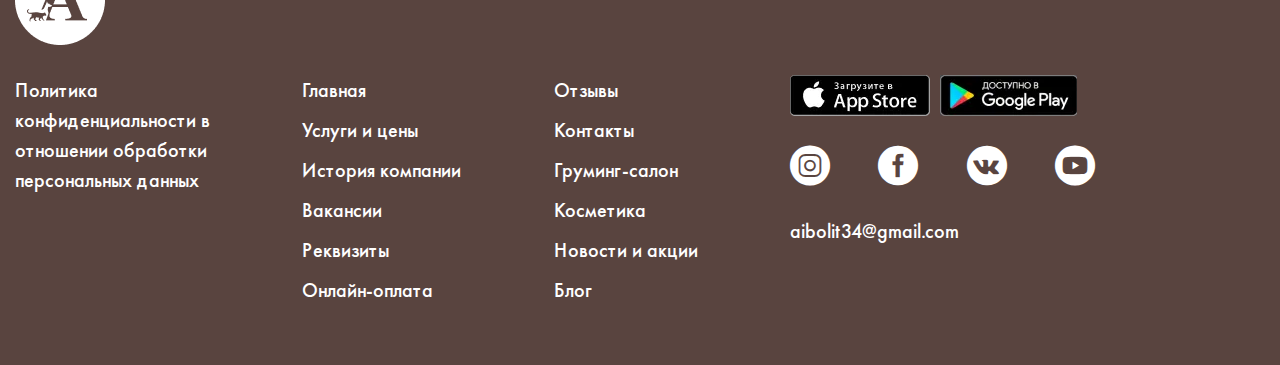
<file: story.html>
<!DOCTYPE html>
<html lang="ru">

<head>
	<title>Story</title>
	<meta charset="UTF-8">
	<meta name="format-detection" content="telephone=no">
	<!-- <style>body{opacity: 0;}</style> -->
	<link rel="stylesheet" href="css/style.min.css?_v=20220705135403">
	<link rel="shortcut icon" href="favicon.ico">
	<!-- <meta name="robots" content="noindex, nofollow"> -->
	<meta name="viewport" content="width=device-width, initial-scale=1.0">
</head>

<body>
	<div class="wrapper">
		<header class="header">
			<div class="header__container">
				<div class="header__body">
					<a href="" class="header__logo"><picture><source srcset="img/logo.webp" type="image/webp"><img src="img/logo.png" alt="Logo"></picture></a>
					<div class="header__menu menu">
						<nav class="menu__body">
							<ul class="menu__list">
								<li class="menu__item"><a href="account.html" class="menu__link">Личный кабинет</a></li>
								<li class="menu__item"><a href="#" class="menu__link">О нас</a>
									<ul class="sub-menu__list">
										<li class="sub-menu__item"><a href="services.html" class="sub-menu__link">Услуги и цены</a></li>
										<li class="sub-menu__item"><a href="collective.html" class="sub-menu__link">Колектив</a></li>
										<li class="sub-menu__item"><a href="story.html" class="sub-menu__link">История компании</a></li>
									</ul>
								</li>
								<li class="menu__item"><a href="news.html" class="menu__link">Новости и акции</a></li>
								<li class="menu__item"><a data-header-goto data-goto="" href="home.html#contacts" class="menu__link">Контакты</a>
								</li>
								<li class="menu__item"><a href="blog.html" class="menu__link">Блог</a></li>
							</ul>
						</nav>
					</div>
					<div class="header__location _icon-point">
						Город
					</div>
					<button type="button" class="menu__icon icon-menu"><span></span></button>
				</div>
			</div>
		</header>
		<main class="page__story story-page">
			<div class="story-page__container">
				<div class="story-page__body">
					<div class="story-page__navigation">
						<h1 class="story-page__title title">История
							компании</h1>
						<div class="story-page__contents contents">
							<nav class="contents__body">
								<ul class="contents__list">
									<li class="contents__item"><a data-goto-header data-goto="#section-1" href="#section-1" class="contents__link">ПОЗДАГОЛОВОК 1</a>
									</li>
									<li class="contents__item"><a data-goto-header data-goto="#section-2" href="#section-2" class="contents__link">ПОЗДАГОЛОВОК 2</a>
									</li>
									<li class="contents__item"><a data-goto-header data-goto="#section-3" href="#section-3" class="contents__link">ПОЗДАГОЛОВОК 3</a>
									</li>
								</ul>
							</nav>
						</div>
					</div>
					<div class="story-page__sections">
						<nav class="story-page__breadcrumbs breadcrumbs">
							<ul class="breadcrumbs__list">
								<li class="breadcrumbs__item">
									<a href="" class="breadcrumbs__link _icon-arrow-left">Назад</a>
								</li>
							</ul>
						</nav>
						<div class="story-page__image-big">
							<picture><source srcset="img/story/01.webp" type="image/webp"><img src="img/story/01.png" alt="Image"></picture>
						</div>
						<section data-watch-threshold="0.6" data-watch="navigator" id="section-1" class="story-page__section">
							<div class="story-page__content">
								<h2 class="story-page__title-small title-small">Подзаголовок 1</h2>
								<div class="stoyr-page__text">
									<p> Терапия - область гуманной и ветеринарной медицины, занимающаяся непосредственно лечением патологий, облегчением состояния
										больного и
										устранением симптомов заболеваний.</p>
									<br>
									<p>Терапевтическое отделение клиники Айболит занимается диагностикой и лечением
										следующих болезней:</p>
								</div>
								<ul class="story-page__list">
									<li class="story-page__item">- органов пищеварения;</li>
									<li class="story-page__item">- органов сердечно-сосудистой системы;</li>
									<li class="story-page__item">- органов дыхательной системы;</li>
									<li class="story-page__item">- нервной системы;</li>
									<li class="story-page__item">- органов мочевыделительной системы;</li>
									<li class="story-page__item">- эндокринной системы;</li>
									<li class="story-page__item">- нарушения обмена веществ;</li>
									<li class="story-page__item">- кожи и ее производных;</li>
									<li class="story-page__item">- органов чувств;</li>
									<li class="story-page__item">- репродуктивной области;</li>
									<li class="story-page__item">- инфекционной и инвазионной природы;</li>
									<li class="story-page__item">- токсикологической природы.</li>
								</ul>
							</div>
						</section>
						<section data-watch-threshold="0.6" data-watch="navigator" id="section-2" class="story-page__section">
							<div class="story-page__content">
								<h2 class="story-page__title-small title-small">Подзаголовок 2</h2>
								<div class="stoyr-page__text">
									<p> В нашей клинике имеются как врачи-терапевты общей практики, так и узкие специалисты по ряду перечисленных областей, что дает
										возможность излечивать тяжелые и редкие случаи патологий.</p>
								</div>
								<div class="story-page__images">
									<div class="story-page__image">
										<picture><source srcset="img/story/02.webp" type="image/webp"><img src="img/story/02.png" alt="Images"></picture>
									</div>
									<div class="story-page__image">
										<picture><source srcset="img/story/03.webp" type="image/webp"><img src="img/story/03.png" alt="Images"></picture>
									</div>
								</div>
								<div class="stoyr-page__text">
									<p> Врач-терапевт подходит к лечению животного комплексно, предварительно изучив его анамнез, учитывая возраст, пол, породу, наличие
										хронических болезней, условия содержания, типа кормления, оценив общее состояние питомца, полностью осмотрев его и назначив
										необходимую диагностику и соответствующее лечение.</p>
									<br>
									<p>
										Врачи клиники имеют широкий спектр диагностических возможностей, что является идеальным условием для постановки точного диагноза,
										а значит и назначения того лечения, которое наиболее эффективно справится с данным конкретным клиническим случаем.</p>
									<br>
									<p> Некоторую диагностику можно провести тут же на месте в течение буквально нескольких минут, что немаловажно для экстренных случаев
										и значительно экономят время владельцам:</p>
								</div>
								<ul class="story-page__list">
									<li class="story-page__item">- гематологический и биохимический анализы крови;</li>
									<li class="story-page__item">- исследование Т4 и кортизол;</li>
									<li class="story-page__item">- анализ газов крови;</li>
									<li class="story-page__item">- рентген</li>
									<li class="story-page__item">- ультразвуковое исследование брюшной полости и сердца;</li>
									<li class="story-page__item">- микроскопия мазков и соскобов;</li>
									<li class="story-page__item">- люминесцентный тест на лишай;</li>
									<li class="story-page__item">- экспресс-анализы на основные вирусные заболевания.</li>
								</ul>
							</div>
						</section>
						<section data-watch-threshold="0.6" data-watch="navigator" id="section-3" class="story-page__section">
							<div class="story-page__content">
								<h2 class="story-page__title-small title-small">Подзаголовок 3</h2>
								<div class="stoyr-page__text">
									<p> Большинство исследований, требующих седации (эндоскопия, МРТ, лапароскопия), так же доступны в течение суток. Более сложные
										анализы, такие как бактериологический посев, гормоны, гистологическое исследование мы направляем в дистанционную лабораторию.</p>
									<br>
									<p>
										Получив результаты исследований врач приступает к анализу причин и механизмов развития болезни и назначает лечение. Оно может быть
										медикаментозным (домашним или стационарным) или оперативным (экстренным или плановым).</p>
									<br>
									<p> Эффективность терапии в большой степени зависит и от владельца животного, ведь именно ему необходимо будет соблюдать предписания
										врача, вовремя давать препараты или ставить уколы, следить за развитием динамики и симптомов, чтобы вовремя оповестить врача о
										происходящих изменениях, для своевременной коррекции лечения.</p>
									<br>
									<p>Кроме лечения терапевты занимаются и профилактикой заболеваний. Доктора с удовольствием расскажут вам основы выращивания,
										содержания и кормления питомца, графики дегельминтизаций и прививок. Оформят ветеринарный паспорт и чипируют ваше животное.</p>
								</div>
							</div>
						</section>
					</div>
				</div>
			</div>
		</main>
		<footer class="footer">
			<div class="footer__container">
				<div class="footer__body">
					<a href="" class="footer__logo"><picture><source srcset="img/logo-03.webp" type="image/webp"><img src="img/logo-03.png" alt="Logo"></picture></a>
					<div class="footer__columns">
						<div class="footer__column">
							<a href="" class="footer__policy">
								Политика<br>
								конфиденциальности в<br>
								отношении обработки<br>
								персональных данных<br>
							</a>
						</div>
						<div class="footer__column">
							<div class="footer__menu menu-footer">
								<nav class="menu-footer__body">
									<ul class="menu-footer__list">
										<li class="menu-footer__item"><a href="" class="menu-footer__link">Главная</a></li>
										<li class="menu-footer__item"><a href="" class="menu-footer__link">Услуги и цены</a></li>
										<li class="menu-footer__item"><a href="" class="menu-footer__link">История компании</a></li>
										<li class="menu-footer__item"><a href="" class="menu-footer__link">Вакансии</a></li>
										<li class="menu-footer__item"><a href="" class="menu-footer__link">Реквизиты</a></li>
										<li class="menu-footer__item"><a href="" class="menu-footer__link">Онлайн-оплата</a></li>
									</ul>
								</nav>
							</div>
						</div>
						<div class="footer__column">
							<div class="footer__menu menu-footer">
								<nav class="menu-footer__body">
									<ul class="menu-footer__list">
										<li class="menu-footer__item"><a href="" class="menu-footer__link">Отзывы</a></li>
										<li class="menu-footer__item"><a href="" class="menu-footer__link">Контакты</a></li>
										<li class="menu-footer__item"><a href="" class="menu-footer__link">Груминг-салон</a></li>
										<li class="menu-footer__item"><a href="" class="menu-footer__link">Косметика</a></li>
										<li class="menu-footer__item"><a href="" class="menu-footer__link">Новости и акции</a></li>
										<li class="menu-footer__item"><a href="" class="menu-footer__link">Блог</a></li>
									</ul>
								</nav>
							</div>
						</div>
						<div class="footer__column">
							<div class="footer__links">
								<a href="" class="footer__link"><picture><source srcset="img/main/footer/app-store.webp" type="image/webp"><img src="img/main/footer/app-store.png" alt="Link"></picture></a>
								<a href="" class="footer__link"><picture><source srcset="img/main/footer/google-play.webp" type="image/webp"><img src="img/main/footer/google-play.png" alt="Link"></picture></a>
							</div>
							<ul class="footer__social">
								<li><a href="" class="footer__social-link _icon-inst"></a></li>
								<li><a href="" class="footer__social-link _icon-fb"></a></li>
								<li><a href="" class="footer__social-link _icon-vk"></a></li>
								<li><a href="" class="footer__social-link _icon-youtube"></a></li>
							</ul>
							<a href="mailto:aibolit34@gmail.com" class="footer__email">
								aibolit34@gmail.com</a>
						</div>
					</div>
				</div>
			</div>
		</footer>
	</div>
	<!-- <div id="popup" aria-hidden="true" class="popup">
	<div class="popup__wrapper">
		<div class="popup__content">
			<button data-close type="button" class="popup__close">Закрыть</button>
			<div class="popup__text">
				Text
			</div>
		</div>
	</div>
</div> -->
	<script src="js/app.min.js?_v=20220705135403"></script>
</body>

</html>
</file>
<file: css/style.min.css>
@charset "UTF-8";@font-face{font-family:SchoolBook;font-display:swap;src:url(../fonts/CenturySchoolbookPro-Bold.woff2) format("woff2"),url(../fonts/CenturySchoolbookPro-Bold.woff) format("woff");font-weight:700;font-style:normal}@font-face{font-family:FuturaNew;font-display:swap;src:url(../fonts/FuturaNewBold-Reg.woff2) format("woff2"),url(../fonts/FuturaNewBold-Reg.woff) format("woff");font-weight:400;font-style:normal}@font-face{font-family:FuturaNew;font-display:swap;src:url(../fonts/FuturaNewDemi-Reg.woff2) format("woff2"),url(../fonts/FuturaNewDemi-Reg.woff) format("woff");font-weight:400;font-style:normal}@font-face{font-family:FuturaNew;font-display:swap;src:url(../fonts/FuturaNewBook-Reg.woff2) format("woff2"),url(../fonts/FuturaNewBook-Reg.woff) format("woff");font-weight:400;font-style:normal}@font-face{font-family:icons;font-display:swap;src:url(../fonts/icons.woff2) format("woff2"),url(../fonts/icons.woff) format("woff");font-weight:400;font-style:normal}@font-face{font-family:SchoolBook;font-display:swap;src:url(../fonts/SchoolBook.woff2) format("woff2"),url(../fonts/SchoolBook.woff) format("woff");font-weight:400;font-style:normal}@font-face{font-family:FuturaNew;font-display:swap;src:url(../fonts/FuturaNewMedium-Reg.woff2) format("woff2"),url(../fonts/FuturaNewMedium-Reg.woff) format("woff");font-weight:400;font-style:normal}[class*=_icon-]:before{font-family:icons;font-style:normal;font-weight:400;font-variant:normal;text-transform:none;line-height:1;-webkit-font-smoothing:antialiased;-moz-osx-font-smoothing:grayscale}[class*=_icon-]:before{display:block}._icon-arrow-left:before{content:"\e900"}._icon-arrow-right:before{content:"\e901"}._icon-cat:before{content:"\e902"}._icon-clock:before{content:"\e903"}._icon-dentistry:before{content:"\e904"}._icon-diagnosics:before{content:"\e905"}._icon-dogs:before{content:"\e906"}._icon-endocr:before{content:"\e907"}._icon-exotic:before{content:"\e908"}._icon-fb:before{content:"\e909"}._icon-grooming:before{content:"\e90a"}._icon-heart:before{content:"\e90b"}._icon-inst:before{content:"\e90c"}._icon-lab:before{content:"\e90d"}._icon-nevrology:before{content:"\e90e"}._icon-orthology:before{content:"\e90f"}._icon-phone:before{content:"\e910"}._icon-pills:before{content:"\e911"}._icon-point:before{content:"\e912"}._icon-surgery:before{content:"\e913"}._icon-syringe:before{content:"\e914"}._icon-therapy:before{content:"\e915"}._icon-vk:before{content:"\e916"}._icon-youtube:before{content:"\e917"}*{padding:0;margin:0;border:0}*,:after,:before{-webkit-box-sizing:border-box;box-sizing:border-box}body,html{height:100%;min-width:320px}body{color:#000;line-height:1;font-family:FuturaNew;font-size:1.25rem;-ms-text-size-adjust:100%;-moz-text-size-adjust:100%;-webkit-text-size-adjust:100%;-webkit-font-smoothing:antialiased;-moz-osx-font-smoothing:grayscale}button,input,textarea{font-family:FuturaNew;font-size:inherit}button{cursor:pointer;color:inherit;background-color:inherit}a{color:inherit}a:link,a:visited{text-decoration:none}a:hover{text-decoration:none}ul li{list-style:none}img{vertical-align:top}h1,h2,h3,h4,h5,h6{font-weight:inherit;font-size:inherit}.lock body{overflow:hidden;-ms-touch-action:none;touch-action:none}.wrapper{min-height:100%;display:-webkit-box;display:-ms-flexbox;display:flex;-webkit-box-orient:vertical;-webkit-box-direction:normal;-ms-flex-direction:column;flex-direction:column;overflow:hidden}.wrapper>main{-webkit-box-flex:1;-ms-flex:1 1 auto;flex:1 1 auto}.wrapper>*{min-width:0}[class*=__container]{max-width:84.375rem;-webkit-box-sizing:content-box;box-sizing:content-box;margin:0 auto;padding:0 .9375rem}.button{display:-webkit-inline-box;display:-ms-inline-flexbox;display:inline-flex;padding:24px 77px;min-width:284px;color:#fff;background:#ffc59e;font-size:1.25rem;font-weight:800;line-height:1;border-radius:33.5px;text-transform:uppercase;-webkit-transition:all .3s ease 0s;-o-transition:all .3s ease 0s;transition:all .3s ease 0s}.button._fw{width:100%}[class*=-ibg]{position:relative}[class*=-ibg] img{position:absolute;width:100%;height:100%;top:0;left:0;-o-object-fit:cover;object-fit:cover}[class*=-ibg_contain] img{-o-object-fit:contain;object-fit:contain}.title{color:#080606;line-height:1.375}@supports (font-size:clamp(2.5rem ,1.7452830189rem + 3.7735849057vw ,5rem)){.title{font-size:clamp(2.5rem ,1.7452830189rem + 3.7735849057vw ,5rem)}}@supports not (font-size:clamp(2.5rem ,1.7452830189rem + 3.7735849057vw ,5rem)){.title{font-size:calc(2.5rem + 2.5 * (100vw - 20rem)/ 66.25)}}.title-small{color:#080606;font-size:1.875rem;line-height:1.3333333333}.title-black{color:#080606;font-size:1.25rem;font-weight:800;line-height:1.25}.grey{color:#c3b9b5;font-size:.9375rem;font-weight:800;line-height:1}.grey:not(:last-child){margin-bottom:10px}.contents{position:fixed;z-index:1}.contents__list{display:-webkit-box;display:-ms-flexbox;display:flex;-webkit-box-orient:vertical;-webkit-box-direction:normal;-ms-flex-direction:column;flex-direction:column;gap:20px}.contents__item{position:relative;color:#c3b9b5;font-size:1.25rem;font-weight:800;line-height:1.5;-webkit-transition:color .3s ease 0s;-o-transition:color .3s ease 0s;transition:color .3s ease 0s}.contents__link{-webkit-transition:all .3s ease 0s;-o-transition:all .3s ease 0s;transition:all .3s ease 0s}.contents__link._navigator-active{color:#080606}@supports (padding-bottom:clamp(1.25rem ,0.6462264151rem + 3.0188679245vw ,3.25rem)){.breadcrumbs{padding-bottom:clamp(1.25rem ,.6462264151rem + 3.0188679245vw ,3.25rem)}}@supports not (padding-bottom:clamp(1.25rem ,0.6462264151rem + 3.0188679245vw ,3.25rem)){.breadcrumbs{padding-bottom:calc(1.25rem + 2 * (100vw - 20rem)/ 66.25)}}.breadcrumbs__link{display:-webkit-inline-box;display:-ms-inline-flexbox;display:inline-flex;gap:5px;color:#ffc59e}.pagging__list{display:-webkit-box;display:-ms-flexbox;display:flex;gap:18px}.pagging__link{color:#c3b9b5;font-size:1.25rem;font-weight:800;line-height:1.5}.pagging__link._active{color:#080606}.account-body{padding:1.875rem;background:#fff;border:1px solid #ede9e8;border-radius:20px;display:-webkit-box;display:-ms-flexbox;display:flex;gap:30px}.account-body :nth-child(2){-webkit-box-flex:0;-ms-flex:0 1 50%;flex:0 1 50%}.header{position:fixed;z-index:10;width:100%;background:#fff;-webkit-transition:all .3s ease 0s;-o-transition:all .3s ease 0s;transition:all .3s ease 0s}.header._header-scroll{-webkit-box-shadow:0 0 5px rgba(0,0,0,.3);box-shadow:0 0 5px rgba(0,0,0,.3)}.header__body{position:relative;min-height:80px;display:-webkit-box;display:-ms-flexbox;display:flex;-webkit-box-pack:justify;-ms-flex-pack:justify;justify-content:space-between;-webkit-box-align:center;-ms-flex-align:center;align-items:center;gap:10px}.header__logo{z-index:10}.header__menu{-webkit-box-flex:0;-ms-flex:0 1 57.5rem;flex:0 1 57.5rem}.header__location{display:-webkit-box;display:-ms-flexbox;display:flex;gap:10px;color:#ffc59e}.menu__body{top:-100%}.menu-open .menu__body{top:0}.menu-open .menu__body::before{background:#ffc59e;top:0}.menu__list{display:-webkit-box;display:-ms-flexbox;display:flex;-ms-flex-wrap:wrap;flex-wrap:wrap;row-gap:10px}@supports ((-moz-column-gap:clamp(1.25rem ,0.1179245283rem + 5.6603773585vw ,5rem)) or (column-gap:clamp(1.25rem ,0.1179245283rem + 5.6603773585vw ,5rem))){.menu__list{-webkit-column-gap:clamp(1.25rem ,.1179245283rem + 5.6603773585vw ,5rem);-moz-column-gap:clamp(1.25rem ,.1179245283rem + 5.6603773585vw ,5rem);column-gap:clamp(1.25rem ,.1179245283rem + 5.6603773585vw ,5rem)}}@supports not ((-moz-column-gap:clamp(1.25rem ,0.1179245283rem + 5.6603773585vw ,5rem)) or (column-gap:clamp(1.25rem ,0.1179245283rem + 5.6603773585vw ,5rem))){.menu__list{-webkit-column-gap:calc(1.25rem + 3.75 * (100vw - 20rem)/ 66.25);-moz-column-gap:calc(1.25rem + 3.75 * (100vw - 20rem)/ 66.25);column-gap:calc(1.25rem + 3.75 * (100vw - 20rem)/ 66.25)}}.menu__item{color:#c3b9b5;font-weight:700;font-size:1.25rem;line-height:1;-webkit-transition:all .3s ease 0s;-o-transition:all .3s ease 0s;transition:all .3s ease 0s}.menu__item{position:relative}.sub-menu__list{min-width:300px;position:absolute;left:0;top:20px;padding:20px 50px 40px 50px;display:none;color:#080606;border-radius:20px;background:#fff;-webkit-box-shadow:2px 2px 20px rgba(155,82,50,.1);box-shadow:2px 2px 20px rgba(155,82,50,.1)}.sub-menu__item{font-size:1.25rem;font-weight:400;line-height:1.5}.menu__item:hover .sub-menu__list{display:block}.icon-menu{display:none}.footer{position:relative;z-index:2;background:#59443f}.footer__body{padding-bottom:3.75rem}@supports (padding-top:clamp(3.75rem ,3.3726415094rem + 1.8867924528vw ,5rem)){.footer__body{padding-top:clamp(3.75rem ,3.3726415094rem + 1.8867924528vw ,5rem)}}@supports not (padding-top:clamp(3.75rem ,3.3726415094rem + 1.8867924528vw ,5rem)){.footer__body{padding-top:calc(3.75rem + 1.25 * (100vw - 20rem)/ 66.25)}}.footer__columns{display:-webkit-box;display:-ms-flexbox;display:flex;-ms-flex-wrap:wrap;flex-wrap:wrap;padding-top:1.875rem;row-gap:30px}@supports ((-moz-column-gap:clamp(1.25rem ,-0.2594339623rem + 7.5471698113vw ,6.25rem)) or (column-gap:clamp(1.25rem ,-0.2594339623rem + 7.5471698113vw ,6.25rem))){.footer__columns{-webkit-column-gap:clamp(1.25rem ,-.2594339623rem + 7.5471698113vw ,6.25rem);-moz-column-gap:clamp(1.25rem ,-.2594339623rem + 7.5471698113vw ,6.25rem);column-gap:clamp(1.25rem ,-.2594339623rem + 7.5471698113vw ,6.25rem)}}@supports not ((-moz-column-gap:clamp(1.25rem ,-0.2594339623rem + 7.5471698113vw ,6.25rem)) or (column-gap:clamp(1.25rem ,-0.2594339623rem + 7.5471698113vw ,6.25rem))){.footer__columns{-webkit-column-gap:calc(1.25rem + 5 * (100vw - 20rem)/ 66.25);-moz-column-gap:calc(1.25rem + 5 * (100vw - 20rem)/ 66.25);column-gap:calc(1.25rem + 5 * (100vw - 20rem)/ 66.25)}}.footer__policy{color:#fff;font-size:1.25rem;line-height:1.5}.footer__links{display:-webkit-box;display:-ms-flexbox;display:flex;gap:10px;-ms-flex-wrap:wrap;flex-wrap:wrap;margin-bottom:1.875rem}.footer__social{display:-webkit-box;display:-ms-flexbox;display:flex;-webkit-box-pack:center;-ms-flex-pack:center;justify-content:center;margin-bottom:1.875rem}@supports ((-moz-column-gap:clamp(1.875rem ,1.4976415094rem + 1.8867924528vw ,3.125rem)) or (column-gap:clamp(1.875rem ,1.4976415094rem + 1.8867924528vw ,3.125rem))){.footer__social{-webkit-column-gap:clamp(1.875rem ,1.4976415094rem + 1.8867924528vw ,3.125rem);-moz-column-gap:clamp(1.875rem ,1.4976415094rem + 1.8867924528vw ,3.125rem);column-gap:clamp(1.875rem ,1.4976415094rem + 1.8867924528vw ,3.125rem)}}@supports not ((-moz-column-gap:clamp(1.875rem ,1.4976415094rem + 1.8867924528vw ,3.125rem)) or (column-gap:clamp(1.875rem ,1.4976415094rem + 1.8867924528vw ,3.125rem))){.footer__social{-webkit-column-gap:calc(1.875rem + 1.25 * (100vw - 20rem)/ 66.25);-moz-column-gap:calc(1.875rem + 1.25 * (100vw - 20rem)/ 66.25);column-gap:calc(1.875rem + 1.25 * (100vw - 20rem)/ 66.25)}}.footer__social-link{color:#fff;font-size:2.5rem;-webkit-transition:color .3s ease 0s;-o-transition:color .3s ease 0s;transition:color .3s ease 0s}.footer__email{color:#fff;font-size:1.25rem;line-height:1.5}.menu-footer__list{display:-webkit-box;display:-ms-flexbox;display:flex;-webkit-box-orient:vertical;-webkit-box-direction:normal;-ms-flex-direction:column;flex-direction:column;row-gap:10px}.menu-footer__item{color:#fff;font-size:1.25rem;line-height:1.5}.slider-main{min-height:100%}.slider-main__body{position:relative}@supports (padding-top:clamp(6.25rem ,5.4952830189rem + 3.7735849057vw ,8.75rem)){.slider-main__body{padding-top:clamp(6.25rem ,5.4952830189rem + 3.7735849057vw ,8.75rem)}}@supports not (padding-top:clamp(6.25rem ,5.4952830189rem + 3.7735849057vw ,8.75rem)){.slider-main__body{padding-top:calc(6.25rem + 2.5 * (100vw - 20rem)/ 66.25)}}@supports (padding-bottom:clamp(6.25rem ,5.4952830189rem + 3.7735849057vw ,8.75rem)){.slider-main__body{padding-bottom:clamp(6.25rem ,5.4952830189rem + 3.7735849057vw ,8.75rem)}}@supports not (padding-bottom:clamp(6.25rem ,5.4952830189rem + 3.7735849057vw ,8.75rem)){.slider-main__body{padding-bottom:calc(6.25rem + 2.5 * (100vw - 20rem)/ 66.25)}}.slider-main__wrapper{min-height:850px}.slider-main__slide{display:-webkit-box;display:-ms-flexbox;display:flex;-ms-flex-pack:distribute;justify-content:space-around;position:relative}@supports (padding-top:clamp(0.625rem ,-0.1297169811rem + 3.7735849057vw ,3.125rem)){.slider-main__slide-content{padding-top:clamp(.625rem ,-.1297169811rem + 3.7735849057vw ,3.125rem)}}@supports not (padding-top:clamp(0.625rem ,-0.1297169811rem + 3.7735849057vw ,3.125rem)){.slider-main__slide-content{padding-top:calc(.625rem + 2.5 * (100vw - 20rem)/ 66.25)}}@supports (padding-left:clamp(0.625rem ,-1.0731132075rem + 8.4905660377vw ,6.25rem)){.slider-main__slide-content{padding-left:clamp(.625rem ,-1.0731132075rem + 8.4905660377vw ,6.25rem)}}@supports not (padding-left:clamp(0.625rem ,-1.0731132075rem + 8.4905660377vw ,6.25rem)){.slider-main__slide-content{padding-left:calc(.625rem + 5.625 * (100vw - 20rem)/ 66.25)}}.slider-main__slide-title{color:#080606;line-height:1.5}@supports (font-size:clamp(2.5rem ,1.7452830189rem + 3.7735849057vw ,5rem)){.slider-main__slide-title{font-size:clamp(2.5rem ,1.7452830189rem + 3.7735849057vw ,5rem)}}@supports not (font-size:clamp(2.5rem ,1.7452830189rem + 3.7735849057vw ,5rem)){.slider-main__slide-title{font-size:calc(2.5rem + 2.5 * (100vw - 20rem)/ 66.25)}}.slider-main__slide-title:not(:last-child){margin-bottom:50px}.slider-main__slide-image img{display:block;width:100%;-o-object-fit:contain;object-fit:contain}.slider-main__contacts{display:-webkit-box;display:-ms-flexbox;display:flex;-webkit-box-pack:justify;-ms-flex-pack:justify;justify-content:space-between;-webkit-box-align:center;-ms-flex-align:center;align-items:center;position:absolute;width:100%;bottom:20%;left:0;gap:10px}.slider-main__social{position:absolute;left:12%}.slider-main__number{position:absolute;right:5%;color:#59443f;font-size:1.5rem;font-weight:800;line-height:1.25}.social-slider-main{display:-webkit-box;display:-ms-flexbox;display:flex}@supports (gap:clamp(1.5625rem ,1.0908018868rem + 2.358490566vw ,3.125rem)){.social-slider-main{gap:clamp(1.5625rem ,1.0908018868rem + 2.358490566vw ,3.125rem)}}@supports not (gap:clamp(1.5625rem ,1.0908018868rem + 2.358490566vw ,3.125rem)){.social-slider-main{gap:calc(1.5625rem + 1.5625 * (100vw - 20rem)/ 66.25)}}.social-slider-main__link{color:#c3b9b5;-webkit-transition:color .3s ease 0s;-o-transition:color .3s ease 0s;transition:color .3s ease 0s}@supports (font-size:clamp(1.875rem ,1.6863207547rem + 0.9433962264vw ,2.5rem)){.social-slider-main__link{font-size:clamp(1.875rem ,1.6863207547rem + .9433962264vw ,2.5rem)}}@supports not (font-size:clamp(1.875rem ,1.6863207547rem + 0.9433962264vw ,2.5rem)){.social-slider-main__link{font-size:calc(1.875rem + .625 * (100vw - 20rem)/ 66.25)}}@supports (padding-top:clamp(3.125rem ,1.2382075472rem + 9.4339622642vw ,9.375rem)){.services__body{padding-top:clamp(3.125rem ,1.2382075472rem + 9.4339622642vw ,9.375rem)}}@supports not (padding-top:clamp(3.125rem ,1.2382075472rem + 9.4339622642vw ,9.375rem)){.services__body{padding-top:calc(3.125rem + 6.25 * (100vw - 20rem)/ 66.25)}}@supports (padding-bottom:clamp(3.125rem ,1.2382075472rem + 9.4339622642vw ,9.375rem)){.services__body{padding-bottom:clamp(3.125rem ,1.2382075472rem + 9.4339622642vw ,9.375rem)}}@supports not (padding-bottom:clamp(3.125rem ,1.2382075472rem + 9.4339622642vw ,9.375rem)){.services__body{padding-bottom:calc(3.125rem + 6.25 * (100vw - 20rem)/ 66.25)}}.services__cards{display:-ms-grid;display:grid;grid-template-columns:repeat(auto-fit,minmax(300px,1fr));gap:24px}.services__card{min-height:13.75rem;position:relative;background:#fffefe;border-radius:20px;-webkit-box-shadow:0 0 5px rgba(90,90,90,.3);box-shadow:0 0 5px rgba(90,90,90,.3);-webkit-transition:all .3s ease 0s;-o-transition:all .3s ease 0s;transition:all .3s ease 0s;-webkit-transform:scale(0);-ms-transform:scale(0);transform:scale(0)}.services__card._active:nth-child(1){-webkit-transform:scale(1);-ms-transform:scale(1);transform:scale(1);-webkit-transition:all .3s ease-in-out 0s;-o-transition:all .3s ease-in-out 0s;transition:all .3s ease-in-out 0s}.services__card._active:nth-child(2){-webkit-transform:scale(1);-ms-transform:scale(1);transform:scale(1)}.services__card._active:nth-child(3){-webkit-transform:scale(1);-ms-transform:scale(1);transform:scale(1)}.services__card._active:nth-child(4){-webkit-transform:scale(1);-ms-transform:scale(1);transform:scale(1)}.services__card._active:nth-child(5){-webkit-transform:scale(1);-ms-transform:scale(1);transform:scale(1)}.services__card._active:nth-child(6){-webkit-transform:scale(1);-ms-transform:scale(1);transform:scale(1)}.services__card._active:nth-child(7){-webkit-transform:scale(1);-ms-transform:scale(1);transform:scale(1)}.services__card._active:nth-child(8){-webkit-transform:scale(1);-ms-transform:scale(1);transform:scale(1)}.services__card._active:nth-child(9){-webkit-transform:scale(1);-ms-transform:scale(1);transform:scale(1)}.services__card._active:nth-child(10){-webkit-transform:scale(1);-ms-transform:scale(1);transform:scale(1)}.services__card._active:nth-child(11){-webkit-transform:scale(1);-ms-transform:scale(1);transform:scale(1)}.services__card._active:nth-child(12){-webkit-transform:scale(1);-ms-transform:scale(1);transform:scale(1)}.services__card._active:nth-child(13){-webkit-transform:scale(1);-ms-transform:scale(1);transform:scale(1)}.services__card._active:nth-child(14){-webkit-transform:scale(1);-ms-transform:scale(1);transform:scale(1)}.services__card._active:nth-child(15){-webkit-transform:scale(1);-ms-transform:scale(1);transform:scale(1)}.services__card._active:nth-child(16){-webkit-transform:scale(1);-ms-transform:scale(1);transform:scale(1)}.services__card::before{position:absolute;bottom:24px;right:24px;color:#ffc59e;font-size:6.875rem;-webkit-transition:all .3s ease 0s;-o-transition:all .3s ease 0s;transition:all .3s ease 0s}.services__content{display:-webkit-box;display:-ms-flexbox;display:flex;-webkit-box-orient:vertical;-webkit-box-direction:normal;-ms-flex-direction:column;flex-direction:column;-webkit-box-pack:justify;-ms-flex-pack:justify;justify-content:space-between;padding:1.5rem}.services__title{color:#59443f;font-size:1.875rem;line-height:1.3333333333}.services__info{color:#59443f;font-size:1.25rem;line-height:1}.red{background:#000}.about{background:#fbf8f8}@supports (padding-top:clamp(3.125rem ,0.6721698113rem + 12.2641509434vw ,11.25rem)){.about__body{padding-top:clamp(3.125rem ,.6721698113rem + 12.2641509434vw ,11.25rem)}}@supports not (padding-top:clamp(3.125rem ,0.6721698113rem + 12.2641509434vw ,11.25rem)){.about__body{padding-top:calc(3.125rem + 8.125 * (100vw - 20rem)/ 66.25)}}@supports (padding-bottom:clamp(5rem ,2.6226415094rem + 11.8867924528vw ,12.875rem)){.about__body{padding-bottom:clamp(5rem ,2.6226415094rem + 11.8867924528vw ,12.875rem)}}@supports not (padding-bottom:clamp(5rem ,2.6226415094rem + 11.8867924528vw ,12.875rem)){.about__body{padding-bottom:calc(5rem + 7.875 * (100vw - 20rem)/ 66.25)}}.about-top{display:-webkit-box;display:-ms-flexbox;display:flex;-webkit-box-orient:vertical;-webkit-box-direction:normal;-ms-flex-direction:column;flex-direction:column;-webkit-box-align:center;-ms-flex-align:center;align-items:center}.about-top__title{color:#080606;line-height:1;-webkit-transform:translate(120%,0);-ms-transform:translate(120%,0);transform:translate(120%,0);-webkit-transition:all .8s ease 0s;-o-transition:all .8s ease 0s;transition:all .8s ease 0s;opacity:0}@supports (font-size:clamp(1.875rem ,1.6863207547rem + 0.9433962264vw ,2.5rem)){.about-top__title{font-size:clamp(1.875rem ,1.6863207547rem + .9433962264vw ,2.5rem)}}@supports not (font-size:clamp(1.875rem ,1.6863207547rem + 0.9433962264vw ,2.5rem)){.about-top__title{font-size:calc(1.875rem + .625 * (100vw - 20rem)/ 66.25)}}.about-top__title:not(:last-child){margin-bottom:48px}.about-top__title._active{-webkit-transform:translate(0,0);-ms-transform:translate(0,0);transform:translate(0,0);opacity:1}.about-top__text{color:#59443f;font-size:20px;line-height:1.5;-webkit-transform:translate(120%,0);-ms-transform:translate(120%,0);transform:translate(120%,0);-webkit-transition:all 1s ease 0s;-o-transition:all 1s ease 0s;transition:all 1s ease 0s;opacity:0}.about-top__text:not(:last-child){margin-bottom:36px}.about-top__text._active{-webkit-transform:translate(0,0);-ms-transform:translate(0,0);transform:translate(0,0);opacity:1}.about-top__link{display:-webkit-box;display:-ms-flexbox;display:flex;-webkit-box-orient:horizontal;-webkit-box-direction:reverse;-ms-flex-direction:row-reverse;flex-direction:row-reverse;gap:10px;color:#ffc59e;font-size:20px;line-height:1;text-transform:uppercase;-webkit-transform:translate(120%,0);-ms-transform:translate(120%,0);transform:translate(120%,0);opacity:0;-webkit-transition:all 1.2s ease 0s;-o-transition:all 1.2s ease 0s;transition:all 1.2s ease 0s}.about-top__link._active{-webkit-transform:translate(0,0);-ms-transform:translate(0,0);transform:translate(0,0);opacity:1}.about-top__link::before{-webkit-transition:-webkit-transform .3s ease 0s;transition:-webkit-transform .3s ease 0s;-o-transition:transform .3s ease 0s;transition:transform .3s ease 0s;transition:transform .3s ease 0s,-webkit-transform .3s ease 0s}.about-slider{text-align:center}@supports (padding-top:clamp(3.125rem ,2.1816037736rem + 4.7169811321vw ,6.25rem)){.about-slider{padding-top:clamp(3.125rem ,2.1816037736rem + 4.7169811321vw ,6.25rem)}}@supports not (padding-top:clamp(3.125rem ,2.1816037736rem + 4.7169811321vw ,6.25rem)){.about-slider{padding-top:calc(3.125rem + 3.125 * (100vw - 20rem)/ 66.25)}}.about-slider__title{color:#080606;line-height:1}@supports (font-size:clamp(1.875rem ,1.6863207547rem + 0.9433962264vw ,2.5rem)){.about-slider__title{font-size:clamp(1.875rem ,1.6863207547rem + .9433962264vw ,2.5rem)}}@supports not (font-size:clamp(1.875rem ,1.6863207547rem + 0.9433962264vw ,2.5rem)){.about-slider__title{font-size:calc(1.875rem + .625 * (100vw - 20rem)/ 66.25)}}.about-slider__title:not(:last-child){margin-bottom:48px}.about-slider__slider{position:relative;width:100%;-webkit-transform:translate(120%,0);-ms-transform:translate(120%,0);transform:translate(120%,0);opacity:0;-webkit-transition:all .8s ease 0s;-o-transition:all .8s ease 0s;transition:all .8s ease 0s}.about-slider__slider._active{opacity:1;-webkit-transform:translate(0,0);-ms-transform:translate(0,0);transform:translate(0,0)}.about-slider__slide{z-index:1}.about-slider__link{display:-webkit-box;display:-ms-flexbox;display:flex;-webkit-box-orient:horizontal;-webkit-box-direction:reverse;-ms-flex-direction:row-reverse;flex-direction:row-reverse;-webkit-box-pack:center;-ms-flex-pack:center;justify-content:center;margin-top:28px;gap:10px;color:#ffc59e;font-size:20px;line-height:1;text-transform:uppercase;-webkit-transition:color .3s ease 0s;-o-transition:color .3s ease 0s;transition:color .3s ease 0s}.about-slider__link::before{-webkit-transition:-webkit-transform .3s ease 0s;transition:-webkit-transform .3s ease 0s;-o-transition:transform .3s ease 0s;transition:transform .3s ease 0s;transition:transform .3s ease 0s,-webkit-transform .3s ease 0s}.controls-about-slider__next,.controls-about-slider__prev{display:-webkit-box;display:-ms-flexbox;display:flex;-webkit-box-pack:center;-ms-flex-pack:center;justify-content:center;-webkit-box-align:center;-ms-flex-align:center;align-items:center;position:absolute;color:#fbf8f8;background:#ffc59e;font-size:.8125rem;width:40px;height:40px;border-radius:50%;top:50%;-webkit-transform:translateY(-50%);-ms-transform:translateY(-50%);transform:translateY(-50%);z-index:2;-webkit-box-shadow:0 0 5px rgba(0,0,0,.3);box-shadow:0 0 5px rgba(0,0,0,.3);cursor:pointer;-webkit-transition:all .3s ease 0s;-o-transition:all .3s ease 0s;transition:all .3s ease 0s}.controls-about-slider__prev{left:5px}.controls-about-slider__next{right:5px}._anim-show{-webkit-transform:translate(0,120%);-ms-transform:translate(0,120%);transform:translate(0,120%);opacity:0;-webkit-transition:all .8s ease 0s;-o-transition:all .8s ease 0s;transition:all .8s ease 0s}._active ._anim-show,._anim-show._active{opacity:1;-webkit-transform:translate(0,0);-ms-transform:translate(0,0);transform:translate(0,0)}.count__body{position:relative;text-align:center}@supports (padding-top:clamp(6.25rem ,2.1933962264rem + 20.2830188679vw ,19.6875rem)){.count__body{padding-top:clamp(6.25rem ,2.1933962264rem + 20.2830188679vw ,19.6875rem)}}@supports not (padding-top:clamp(6.25rem ,2.1933962264rem + 20.2830188679vw ,19.6875rem)){.count__body{padding-top:calc(6.25rem + 13.4375 * (100vw - 20rem)/ 66.25)}}@supports (padding-bottom:clamp(6.25rem ,4.0801886792rem + 10.8490566038vw ,13.4375rem)){.count__body{padding-bottom:clamp(6.25rem ,4.0801886792rem + 10.8490566038vw ,13.4375rem)}}@supports not (padding-bottom:clamp(6.25rem ,4.0801886792rem + 10.8490566038vw ,13.4375rem)){.count__body{padding-bottom:calc(6.25rem + 7.1875 * (100vw - 20rem)/ 66.25)}}.count__number{color:#59443f;font-weight:700;line-height:.7638888889}@supports (font-size:clamp(3.125rem ,1.3514150943rem + 8.8679245283vw ,9rem)){.count__number{font-size:clamp(3.125rem ,1.3514150943rem + 8.8679245283vw ,9rem)}}@supports not (font-size:clamp(3.125rem ,1.3514150943rem + 8.8679245283vw ,9rem)){.count__number{font-size:calc(3.125rem + 5.875 * (100vw - 20rem)/ 66.25)}}.count__number:not(:last-child){margin-bottom:20px}.count__text{position:relative;color:#080606;line-height:1.375;z-index:2}@supports (font-size:clamp(1.875rem ,0.9316037736rem + 4.7169811321vw ,5rem)){.count__text{font-size:clamp(1.875rem ,.9316037736rem + 4.7169811321vw ,5rem)}}@supports not (font-size:clamp(1.875rem ,0.9316037736rem + 4.7169811321vw ,5rem)){.count__text{font-size:calc(1.875rem + 3.125 * (100vw - 20rem)/ 66.25)}}.count__image{-webkit-transform:translate(120%,100%);-ms-transform:translate(120%,100%);transform:translate(120%,100%);-webkit-transition:all 1s ease-in-out 0s;-o-transition:all 1s ease-in-out 0s;transition:all 1s ease-in-out 0s}.count__image._active{-webkit-transform:translate(20%,-40%);-ms-transform:translate(20%,-40%);transform:translate(20%,-40%)}@supports (padding-bottom:clamp(6.25rem ,2.3066037736rem + 19.7169811321vw ,19.3125rem)){.benefits__body{padding-bottom:clamp(6.25rem ,2.3066037736rem + 19.7169811321vw ,19.3125rem)}}@supports not (padding-bottom:clamp(6.25rem ,2.3066037736rem + 19.7169811321vw ,19.3125rem)){.benefits__body{padding-bottom:calc(6.25rem + 13.0625 * (100vw - 20rem)/ 66.25)}}.benefits__title{color:#080606;font-size:2.5rem;line-height:1}.benefits__items{display:-ms-grid;display:grid;grid-template-columns:repeat(auto-fit,minmax(300px,1fr));-webkit-column-gap:5.9375rem;-moz-column-gap:5.9375rem;column-gap:5.9375rem;row-gap:6.25rem}@supports (margin-top:clamp(3.125rem ,2.1438679245rem + 4.9056603774vw ,6.375rem)){.benefits__items{margin-top:clamp(3.125rem ,2.1438679245rem + 4.9056603774vw ,6.375rem)}}@supports not (margin-top:clamp(3.125rem ,2.1438679245rem + 4.9056603774vw ,6.375rem)){.benefits__items{margin-top:calc(3.125rem + 3.25 * (100vw - 20rem)/ 66.25)}}.item-benefits{-webkit-transition:all .3s ease 0s;-o-transition:all .3s ease 0s;transition:all .3s ease 0s;-webkit-transform:translate(120%,0);-ms-transform:translate(120%,0);transform:translate(120%,0);opacity:0}.item-benefits._active:nth-child(1){opacity:1;-webkit-transform:translate(0,0);-ms-transform:translate(0,0);transform:translate(0,0);-webkit-transition:all .2s ease-in-out 0s;-o-transition:all .2s ease-in-out 0s;transition:all .2s ease-in-out 0s}.item-benefits._active:nth-child(2){opacity:1;-webkit-transform:translate(0,0);-ms-transform:translate(0,0);transform:translate(0,0);-webkit-transition:all .2s ease-in-out .2s;-o-transition:all .2s ease-in-out .2s;transition:all .2s ease-in-out .2s}.item-benefits._active:nth-child(3){opacity:1;-webkit-transform:translate(0,0);-ms-transform:translate(0,0);transform:translate(0,0);-webkit-transition:all .2s ease-in-out .3s;-o-transition:all .2s ease-in-out .3s;transition:all .2s ease-in-out .3s}.item-benefits._active:nth-child(4){opacity:1;-webkit-transform:translate(0,0);-ms-transform:translate(0,0);transform:translate(0,0);-webkit-transition:all .2s ease-in-out .4s;-o-transition:all .2s ease-in-out .4s;transition:all .2s ease-in-out .4s}.item-benefits._active:nth-child(5){opacity:1;-webkit-transform:translate(0,0);-ms-transform:translate(0,0);transform:translate(0,0);-webkit-transition:all .2s ease-in-out .5s;-o-transition:all .2s ease-in-out .5s;transition:all .2s ease-in-out .5s}.item-benefits._active:nth-child(6){opacity:1;-webkit-transform:translate(0,0);-ms-transform:translate(0,0);transform:translate(0,0);-webkit-transition:all .2s ease-in-out .6s;-o-transition:all .2s ease-in-out .6s;transition:all .2s ease-in-out .6s}.item-benefits._active:nth-child(7){opacity:1;-webkit-transform:translate(0,0);-ms-transform:translate(0,0);transform:translate(0,0);-webkit-transition:all .2s ease-in-out .7s;-o-transition:all .2s ease-in-out .7s;transition:all .2s ease-in-out .7s}.item-benefits._active:nth-child(8){opacity:1;-webkit-transform:translate(0,0);-ms-transform:translate(0,0);transform:translate(0,0);-webkit-transition:all .2s ease-in-out .8s;-o-transition:all .2s ease-in-out .8s;transition:all .2s ease-in-out .8s}.item-benefits._active:nth-child(9){opacity:1;-webkit-transform:translate(0,0);-ms-transform:translate(0,0);transform:translate(0,0);-webkit-transition:all .2s ease-in-out .9s;-o-transition:all .2s ease-in-out .9s;transition:all .2s ease-in-out .9s}.item-benefits__benefit{color:#080606;font-size:1.875rem;line-height:1.3333333333}.item-benefits__benefit:not(:last-child){margin-bottom:36px}.item-benefits__content{display:-webkit-box;display:-ms-flexbox;display:flex;-webkit-box-align:center;-ms-flex-align:center;align-items:center}@supports ((-moz-column-gap:clamp(1.875rem ,1.4976415094rem + 1.8867924528vw ,3.125rem)) or (column-gap:clamp(1.875rem ,1.4976415094rem + 1.8867924528vw ,3.125rem))){.item-benefits__content{-webkit-column-gap:clamp(1.875rem ,1.4976415094rem + 1.8867924528vw ,3.125rem);-moz-column-gap:clamp(1.875rem ,1.4976415094rem + 1.8867924528vw ,3.125rem);column-gap:clamp(1.875rem ,1.4976415094rem + 1.8867924528vw ,3.125rem)}}@supports not ((-moz-column-gap:clamp(1.875rem ,1.4976415094rem + 1.8867924528vw ,3.125rem)) or (column-gap:clamp(1.875rem ,1.4976415094rem + 1.8867924528vw ,3.125rem))){.item-benefits__content{-webkit-column-gap:calc(1.875rem + 1.25 * (100vw - 20rem)/ 66.25);-moz-column-gap:calc(1.875rem + 1.25 * (100vw - 20rem)/ 66.25);column-gap:calc(1.875rem + 1.25 * (100vw - 20rem)/ 66.25)}}.item-benefits__decription{color:#59443f;font-size:1.25rem;line-height:1.5}.app{background:#ffc59e}.app__body{position:relative;display:-webkit-box;display:-ms-flexbox;display:flex;-webkit-box-align:center;-ms-flex-align:center;align-items:center}@supports (padding-top:clamp(8.125rem ,5.8419811321rem + 11.4150943396vw ,15.6875rem)){.app__body{padding-top:clamp(8.125rem ,5.8419811321rem + 11.4150943396vw ,15.6875rem)}}@supports not (padding-top:clamp(8.125rem ,5.8419811321rem + 11.4150943396vw ,15.6875rem)){.app__body{padding-top:calc(8.125rem + 7.5625 * (100vw - 20rem)/ 66.25)}}@supports (padding-bottom:clamp(6.25rem ,4.9481132075rem + 6.5094339623vw ,10.5625rem)){.app__body{padding-bottom:clamp(6.25rem ,4.9481132075rem + 6.5094339623vw ,10.5625rem)}}@supports not (padding-bottom:clamp(6.25rem ,4.9481132075rem + 6.5094339623vw ,10.5625rem)){.app__body{padding-bottom:calc(6.25rem + 4.3125 * (100vw - 20rem)/ 66.25)}}.app__content{z-index:3;opacity:0;-webkit-transition:all .9s ease 0s;-o-transition:all .9s ease 0s;transition:all .9s ease 0s}.app__content._active{opacity:1;-webkit-transition:all .9s ease 0s;-o-transition:all .9s ease 0s;transition:all .9s ease 0s}.app__subtitle{color:#fff;line-height:.6666666667}@supports (font-size:clamp(1.25rem ,1.0613207547rem + 0.9433962264vw ,1.875rem)){.app__subtitle{font-size:clamp(1.25rem ,1.0613207547rem + .9433962264vw ,1.875rem)}}@supports not (font-size:clamp(1.25rem ,1.0613207547rem + 0.9433962264vw ,1.875rem)){.app__subtitle{font-size:calc(1.25rem + .625 * (100vw - 20rem)/ 66.25)}}.app__subtitle:not(:last-child){margin-bottom:30px}.app__title{color:#fff}@supports (font-size:clamp(2.5rem ,1.7452830189rem + 3.7735849057vw ,5rem)){.app__title{font-size:clamp(2.5rem ,1.7452830189rem + 3.7735849057vw ,5rem)}}@supports not (font-size:clamp(2.5rem ,1.7452830189rem + 3.7735849057vw ,5rem)){.app__title{font-size:calc(2.5rem + 2.5 * (100vw - 20rem)/ 66.25)}}.app__title:not(:last-child){margin-bottom:30px}.app__links{display:-webkit-box;display:-ms-flexbox;display:flex;gap:16px}.app__links :nth-child(1){-webkit-transform:translateY(12px);-ms-transform:translateY(12px);transform:translateY(12px)}.app__link{-webkit-transition:-webkit-transform .3s ease 0s;transition:-webkit-transform .3s ease 0s;-o-transition:transform .3s ease 0s;transition:transform .3s ease 0s;transition:transform .3s ease 0s,-webkit-transform .3s ease 0s}.app__images{position:absolute;top:10%;right:0;display:-webkit-box;display:-ms-flexbox;display:flex;-webkit-box-pack:center;-ms-flex-pack:center;justify-content:center;-webkit-box-align:center;-ms-flex-align:center;align-items:center}.app__decor-dog{z-index:1;-webkit-transform:translate(80%,0);-ms-transform:translate(80%,0);transform:translate(80%,0);opacity:0;-webkit-transition:all 1.5s ease 0s;-o-transition:all 1.5s ease 0s;transition:all 1.5s ease 0s}.app__decor-dog._active{opacity:1;-webkit-transform:translate(40%,0);-ms-transform:translate(40%,0);transform:translate(40%,0);-webkit-transition:all 1.5s ease 0s;-o-transition:all 1.5s ease 0s;transition:all 1.5s ease 0s}.app__decor-dog img{width:100%;-o-object-fit:contain;object-fit:contain}.app__decor-app{z-index:2}.app__decor-app img{width:100%;-o-object-fit:contain;object-fit:contain}@supports (padding-top:clamp(6.25rem ,3.7028301887rem + 12.7358490566vw ,14.6875rem)){.contacts__container{padding-top:clamp(6.25rem ,3.7028301887rem + 12.7358490566vw ,14.6875rem)}}@supports not (padding-top:clamp(6.25rem ,3.7028301887rem + 12.7358490566vw ,14.6875rem)){.contacts__container{padding-top:calc(6.25rem + 8.4375 * (100vw - 20rem)/ 66.25)}}@supports (padding-bottom:clamp(6.25rem ,4.1933962264rem + 10.2830188679vw ,13.0625rem)){.contacts__container{padding-bottom:clamp(6.25rem ,4.1933962264rem + 10.2830188679vw ,13.0625rem)}}@supports not (padding-bottom:clamp(6.25rem ,4.1933962264rem + 10.2830188679vw ,13.0625rem)){.contacts__container{padding-bottom:calc(6.25rem + 6.8125 * (100vw - 20rem)/ 66.25)}}.contacts__title{color:#080606;font-size:2.5rem;line-height:1}.contacts__body{display:-webkit-box;display:-ms-flexbox;display:flex;gap:26px}.contacts__rows{display:-webkit-box;display:-ms-flexbox;display:flex;-webkit-box-orient:vertical;-webkit-box-direction:normal;-ms-flex-direction:column;flex-direction:column;gap:40px;padding-top:4.375rem}.contacts__name{color:#080606;font-size:1.875rem;line-height:1}.contacts__name:not(:last-child){margin-bottom:20px}.contacts__item{display:-webkit-box;display:-ms-flexbox;display:flex;-webkit-box-align:center;-ms-flex-align:center;align-items:center;-webkit-column-gap:20px;-moz-column-gap:20px;column-gap:20px;color:#59443f}.contacts__item:not(:last-child){margin-bottom:15px}.contacts__item::before{color:#ffc59e}.contacts__map img{width:100%;height:500px;-o-object-fit:cover;object-fit:cover}.contacts #map{height:400px;width:100%}.user-account-page__container{max-width:91.25rem}.user-account-page__body{display:-webkit-box;display:-ms-flexbox;display:flex}@supports ((-moz-column-gap:clamp(1.25rem ,-1.0330188679rem + 11.4150943396vw ,8.8125rem)) or (column-gap:clamp(1.25rem ,-1.0330188679rem + 11.4150943396vw ,8.8125rem))){.user-account-page__body{-webkit-column-gap:clamp(1.25rem ,-1.0330188679rem + 11.4150943396vw ,8.8125rem);-moz-column-gap:clamp(1.25rem ,-1.0330188679rem + 11.4150943396vw ,8.8125rem);column-gap:clamp(1.25rem ,-1.0330188679rem + 11.4150943396vw ,8.8125rem)}}@supports not ((-moz-column-gap:clamp(1.25rem ,-1.0330188679rem + 11.4150943396vw ,8.8125rem)) or (column-gap:clamp(1.25rem ,-1.0330188679rem + 11.4150943396vw ,8.8125rem))){.user-account-page__body{-webkit-column-gap:calc(1.25rem + 7.5625 * (100vw - 20rem)/ 66.25);-moz-column-gap:calc(1.25rem + 7.5625 * (100vw - 20rem)/ 66.25);column-gap:calc(1.25rem + 7.5625 * (100vw - 20rem)/ 66.25)}}@supports (padding-top:clamp(6.25rem ,5.2122641509rem + 5.1886792453vw ,9.6875rem)){.user-account-page__body{padding-top:clamp(6.25rem ,5.2122641509rem + 5.1886792453vw ,9.6875rem)}}@supports not (padding-top:clamp(6.25rem ,5.2122641509rem + 5.1886792453vw ,9.6875rem)){.user-account-page__body{padding-top:calc(6.25rem + 3.4375 * (100vw - 20rem)/ 66.25)}}@supports (padding-bottom:clamp(3.125rem ,2.1816037736rem + 4.7169811321vw ,6.25rem)){.user-account-page__body{padding-bottom:clamp(3.125rem ,2.1816037736rem + 4.7169811321vw ,6.25rem)}}@supports not (padding-bottom:clamp(3.125rem ,2.1816037736rem + 4.7169811321vw ,6.25rem)){.user-account-page__body{padding-bottom:calc(3.125rem + 3.125 * (100vw - 20rem)/ 66.25)}}@supports (padding-top:clamp(0.0000000625rem ,-1.3207546356rem + 6.6037734906vw ,4.375rem)){.user-account-page__navigation{padding-top:clamp(.0000000625rem ,-1.3207546356rem + 6.6037734906vw ,4.375rem)}}@supports not (padding-top:clamp(0.0000000625rem ,-1.3207546356rem + 6.6037734906vw ,4.375rem)){.user-account-page__navigation{padding-top:calc(.0000000625rem + 4.3749999375 * (100vw - 20rem)/ 66.25)}}.user-account-page__sections{display:-webkit-box;display:-ms-flexbox;display:flex;-webkit-box-orient:vertical;-webkit-box-direction:normal;-ms-flex-direction:column;flex-direction:column;row-gap:100px}.contents__title{margin-bottom:3.125rem}.user-data__column{display:-webkit-box;display:-ms-flexbox;display:flex;-webkit-box-orient:vertical;-webkit-box-direction:normal;-ms-flex-direction:column;flex-direction:column;gap:20px}.user-data__image{text-align:center}.user-data__change{color:#ffc59e;text-align:center;font-size:1.25rem;font-weight:800;line-height:1.5;text-transform:lowercase}.user-pets__title{margin-bottom:1.25rem}.user-pets__button{position:relative;display:-webkit-box;display:-ms-flexbox;display:flex;-webkit-box-pack:center;-ms-flex-pack:center;justify-content:center;-webkit-box-align:center;-ms-flex-align:center;align-items:center;height:150px;width:100%}.user-pets__button::before{position:absolute;top:50%;left:30px;-webkit-transform:translateY(-50%);-ms-transform:translateY(-50%);transform:translateY(-50%)}@supports (font-size:clamp(2.5rem ,1.7452830189rem + 3.7735849057vw ,5rem)){.user-pets__button::before{font-size:clamp(2.5rem ,1.7452830189rem + 3.7735849057vw ,5rem)}}@supports not (font-size:clamp(2.5rem ,1.7452830189rem + 3.7735849057vw ,5rem)){.user-pets__button::before{font-size:calc(2.5rem + 2.5 * (100vw - 20rem)/ 66.25)}}.user-pets__profiles{padding-top:1.875rem;display:-webkit-box;display:-ms-flexbox;display:flex;-webkit-box-orient:vertical;-webkit-box-direction:normal;-ms-flex-direction:column;flex-direction:column;gap:30px}.user-pets__column{display:-webkit-box;display:-ms-flexbox;display:flex;-webkit-box-orient:vertical;-webkit-box-direction:normal;-ms-flex-direction:column;flex-direction:column;gap:20px}.user-pets__image{text-align:center}.user-pets__change{color:#ffc59e;text-align:center;font-size:1.25rem;font-weight:800;line-height:1.5;text-transform:lowercase}.user-appointment__body{padding:1.875rem;background:#fff;border:1px solid #ede9e8;border-radius:20px;display:-webkit-box;display:-ms-flexbox;display:flex;gap:30px}.user-appointment__column{display:-webkit-box;display:-ms-flexbox;display:flex;-webkit-box-orient:vertical;-webkit-box-direction:normal;-ms-flex-direction:column;flex-direction:column;gap:20px}.user-appointment__image{text-align:center}.user-appointment__change{color:#ffc59e;font-size:1.25rem;font-weight:800;line-height:1.5;text-transform:lowercase}.service-page__container{max-width:91.25rem}.service-page__body{display:-webkit-box;display:-ms-flexbox;display:flex}@supports (padding-top:clamp(6.25rem ,5.2122641509rem + 5.1886792453vw ,9.6875rem)){.service-page__body{padding-top:clamp(6.25rem ,5.2122641509rem + 5.1886792453vw ,9.6875rem)}}@supports not (padding-top:clamp(6.25rem ,5.2122641509rem + 5.1886792453vw ,9.6875rem)){.service-page__body{padding-top:calc(6.25rem + 3.4375 * (100vw - 20rem)/ 66.25)}}@supports (padding-bottom:clamp(3.125rem ,2.1816037736rem + 4.7169811321vw ,6.25rem)){.service-page__body{padding-bottom:clamp(3.125rem ,2.1816037736rem + 4.7169811321vw ,6.25rem)}}@supports not (padding-bottom:clamp(3.125rem ,2.1816037736rem + 4.7169811321vw ,6.25rem)){.service-page__body{padding-bottom:calc(3.125rem + 3.125 * (100vw - 20rem)/ 66.25)}}.service-page__navigation{-webkit-box-flex:1;-ms-flex:1 0 21.6875rem;flex:1 0 21.6875rem}@supports (padding-bottom:clamp(1.25rem ,0.4952830189rem + 3.7735849057vw ,3.75rem)){.service-page__title{padding-bottom:clamp(1.25rem ,.4952830189rem + 3.7735849057vw ,3.75rem)}}@supports not (padding-bottom:clamp(1.25rem ,0.4952830189rem + 3.7735849057vw ,3.75rem)){.service-page__title{padding-bottom:calc(1.25rem + 2.5 * (100vw - 20rem)/ 66.25)}}.service-page__sections{position:relative}.service-page__text{color:#59443f;font-size:1.25rem;font-weight:800;line-height:1.5}.service-page__image{padding:24px 0 24px 0}.service-page__image img{width:100%;-o-object-fit:cover;object-fit:cover}.service-page__list{color:#59443f;font-size:1.25rem;font-weight:800;line-height:1.5}.service-slider{position:relative;z-index:2;background:#fff}@supports (padding-bottom:clamp(3.125rem ,2.1816037736rem + 4.7169811321vw ,6.25rem)){.service-slider{padding-bottom:clamp(3.125rem ,2.1816037736rem + 4.7169811321vw ,6.25rem)}}@supports not (padding-bottom:clamp(3.125rem ,2.1816037736rem + 4.7169811321vw ,6.25rem)){.service-slider{padding-bottom:calc(3.125rem + 3.125 * (100vw - 20rem)/ 66.25)}}.service-slider__slider{position:relative}.service-slider__wrapper{padding:1.25rem}.service-slider__body{min-height:9.375rem;position:relative;padding:1.25rem;display:-webkit-box;display:-ms-flexbox;display:flex;gap:16px;background:#fff;-webkit-box-shadow:2px 2px 20px rgba(0,0,0,.1);box-shadow:2px 2px 20px rgba(0,0,0,.1);border-radius:20px}.service-slider__body::before{content:"";position:absolute;width:100%;height:100%;bottom:-200%;left:0;background:#ffc59e;border-radius:20px;-webkit-transition:all .3s ease 0s;-o-transition:all .3s ease 0s;transition:all .3s ease 0s;opacity:.7}.service-slider__image{position:relative;z-index:2;background:#c3b9b5;-webkit-box-flex:1;-ms-flex:1 0 3.125rem;flex:1 0 3.125rem;height:50px;border-radius:50%}.service-slider__content{position:relative;z-index:2}.service-slider__name{color:#080606;font-size:1.5rem;font-weight:400;line-height:.8333333333}.service-slider__name:not(:last-child){margin-bottom:10px}.service-slider__swiper-button-next{position:absolute;z-index:3;top:50%;right:1%;width:3.125rem;height:3.125rem;-webkit-transform:translateY(-50%);-ms-transform:translateY(-50%);transform:translateY(-50%);color:#fff;background:#ffc59e;-webkit-box-shadow:0 2px 10px rgba(155,82,50,.5);box-shadow:0 2px 10px rgba(155,82,50,.5);border-radius:50%;-webkit-transition:all .3s ease 0s;-o-transition:all .3s ease 0s;transition:all .3s ease 0s}.service-prices{padding-top:1.625rem}.service-prices__pagging{display:-webkit-box;display:-ms-flexbox;display:flex;-webkit-box-pack:end;-ms-flex-pack:end;justify-content:flex-end}.service-prices__content{padding-top:.625rem;padding-bottom:1.5rem}.service-prices__text{color:#59443f;font-size:20px;font-weight:800;line-height:1.5}.service-prices__item{display:-webkit-box;display:-ms-flexbox;display:flex;-webkit-box-pack:justify;-ms-flex-pack:justify;justify-content:space-between;-webkit-box-align:center;-ms-flex-align:center;align-items:center;-webkit-column-gap:10px;-moz-column-gap:10px;column-gap:10px;padding:1.875rem .875rem;border-radius:15px;-webkit-transition:all .3s ease 0s;-o-transition:all .3s ease 0s;transition:all .3s ease 0s;border-bottom:1px solid #ede9e8}.service-prices__service{color:#080606;font-size:1.25rem;font-weight:800;line-height:1}.service-prices__price{color:#080606;font-size:1.25rem;font-weight:800;line-height:1}.all-services{position:relative;z-index:2;background:#ede9e8}.all-services__container{max-width:91.25rem}.all-services__title{padding-bottom:2.875rem}.all-services__body{padding-top:3.125rem}@supports (padding-bottom:clamp(5rem ,4.6226415094rem + 1.8867924528vw ,6.25rem)){.all-services__body{padding-bottom:clamp(5rem ,4.6226415094rem + 1.8867924528vw ,6.25rem)}}@supports not (padding-bottom:clamp(5rem ,4.6226415094rem + 1.8867924528vw ,6.25rem)){.all-services__body{padding-bottom:calc(5rem + 1.25 * (100vw - 20rem)/ 66.25)}}.all-services__slider{position:relative}.all-services__wrapper{padding:20px 20px 20px 0}.all-services__slide{overflow:hidden}.all-services .semiopacity{opacity:.3}.all-services__card{min-height:13.75rem;position:relative;background:#fffefe;border-radius:20px}.all-services__card::before{position:absolute;bottom:24px;right:24px;color:#ffc59e;font-size:6.875rem;-webkit-transition:all .3s ease 0s;-o-transition:all .3s ease 0s;transition:all .3s ease 0s}.all-services__content{display:-webkit-box;display:-ms-flexbox;display:flex;-webkit-box-orient:vertical;-webkit-box-direction:normal;-ms-flex-direction:column;flex-direction:column;-webkit-box-pack:justify;-ms-flex-pack:justify;justify-content:space-between;padding:1.5rem}.all-services__title{color:#59443f;font-size:1.875rem;line-height:1.3333333333}.all-services__info{color:#59443f;font-size:1.25rem;line-height:1}.all-services__swiper-button-next{position:absolute;z-index:2;width:50px;height:50px;top:50%;right:5%;-webkit-transform:translateY(-50%);-ms-transform:translateY(-50%);transform:translateY(-50%);padding:8px 10px;color:#fff;background:#ffc59e;font-size:.9375rem;border-radius:50%;-webkit-box-shadow:0 2px 10px rgba(155,82,50,.5);box-shadow:0 2px 10px rgba(155,82,50,.5);-webkit-transition:background .3s ease 0s;-o-transition:background .3s ease 0s;transition:background .3s ease 0s}.story-page__container{max-width:91.25rem}.story-page__body{display:-webkit-box;display:-ms-flexbox;display:flex;padding-bottom:.625rem}@supports (padding-top:clamp(3.125rem ,1.1438679245rem + 9.9056603774vw ,9.6875rem)){.story-page__body{padding-top:clamp(3.125rem ,1.1438679245rem + 9.9056603774vw ,9.6875rem)}}@supports not (padding-top:clamp(3.125rem ,1.1438679245rem + 9.9056603774vw ,9.6875rem)){.story-page__body{padding-top:calc(3.125rem + 6.5625 * (100vw - 20rem)/ 66.25)}}@supports ((-moz-column-gap:clamp(1.25rem ,-0.5801886792rem + 9.1509433962vw ,7.3125rem)) or (column-gap:clamp(1.25rem ,-0.5801886792rem + 9.1509433962vw ,7.3125rem))){.story-page__body{-webkit-column-gap:clamp(1.25rem ,-.5801886792rem + 9.1509433962vw ,7.3125rem);-moz-column-gap:clamp(1.25rem ,-.5801886792rem + 9.1509433962vw ,7.3125rem);column-gap:clamp(1.25rem ,-.5801886792rem + 9.1509433962vw ,7.3125rem)}}@supports not ((-moz-column-gap:clamp(1.25rem ,-0.5801886792rem + 9.1509433962vw ,7.3125rem)) or (column-gap:clamp(1.25rem ,-0.5801886792rem + 9.1509433962vw ,7.3125rem))){.story-page__body{-webkit-column-gap:calc(1.25rem + 6.0625 * (100vw - 20rem)/ 66.25);-moz-column-gap:calc(1.25rem + 6.0625 * (100vw - 20rem)/ 66.25);column-gap:calc(1.25rem + 6.0625 * (100vw - 20rem)/ 66.25)}}.story-page__navigation{padding-top:4.375rem}@supports (margin-bottom:clamp(1.625rem ,0.2287735849rem + 6.9811320755vw ,6.25rem)){.story-page__title{margin-bottom:clamp(1.625rem ,.2287735849rem + 6.9811320755vw ,6.25rem)}}@supports not (margin-bottom:clamp(1.625rem ,0.2287735849rem + 6.9811320755vw ,6.25rem)){.story-page__title{margin-bottom:calc(1.625rem + 4.625 * (100vw - 20rem)/ 66.25)}}.story-page__title-small:not(:last-child){margin-bottom:25px}.story-page__sections{display:-webkit-box;display:-ms-flexbox;display:flex;-webkit-box-orient:vertical;-webkit-box-direction:normal;-ms-flex-direction:column;flex-direction:column;gap:20px}.story-page__image-big{margin-bottom:3.125rem;margin-right:15px}.story-page__image-big img{height:100%;width:100%;-o-object-fit:contain;object-fit:contain}.story-page__image img{width:100%;-o-object-fit:cover;object-fit:cover}.story-page__item{font-size:1.25rem;font-weight:800;line-height:1.5;color:#59443f}.story-page__images{padding:1.1875rem 0 3.125rem 0;display:-webkit-box;display:-ms-flexbox;display:flex;gap:49px}.stoyr-page__text{font-size:1.25rem;font-weight:800;line-height:1.5;color:#59443f}.collective-page__body{display:-webkit-box;display:-ms-flexbox;display:flex}@supports (padding-top:clamp(6.25rem ,5.2311320755rem + 5.0943396226vw ,9.625rem)){.collective-page__body{padding-top:clamp(6.25rem ,5.2311320755rem + 5.0943396226vw ,9.625rem)}}@supports not (padding-top:clamp(6.25rem ,5.2311320755rem + 5.0943396226vw ,9.625rem)){.collective-page__body{padding-top:calc(6.25rem + 3.375 * (100vw - 20rem)/ 66.25)}}@supports (padding-bottom:clamp(3.125rem ,2.1816037736rem + 4.7169811321vw ,6.25rem)){.collective-page__body{padding-bottom:clamp(3.125rem ,2.1816037736rem + 4.7169811321vw ,6.25rem)}}@supports not (padding-bottom:clamp(3.125rem ,2.1816037736rem + 4.7169811321vw ,6.25rem)){.collective-page__body{padding-bottom:calc(3.125rem + 3.125 * (100vw - 20rem)/ 66.25)}}@supports (gap:clamp(1.25rem ,-0.1650943396rem + 7.0754716981vw ,5.9375rem)){.collective-page__body{gap:clamp(1.25rem ,-.1650943396rem + 7.0754716981vw ,5.9375rem)}}@supports not (gap:clamp(1.25rem ,-0.1650943396rem + 7.0754716981vw ,5.9375rem)){.collective-page__body{gap:calc(1.25rem + 4.6875 * (100vw - 20rem)/ 66.25)}}@supports (margin-bottom:clamp(1.25rem ,-0.2594339623rem + 7.5471698113vw ,6.25rem)){.collective-page__title{margin-bottom:clamp(1.25rem ,-.2594339623rem + 7.5471698113vw ,6.25rem)}}@supports not (margin-bottom:clamp(1.25rem ,-0.2594339623rem + 7.5471698113vw ,6.25rem)){.collective-page__title{margin-bottom:calc(1.25rem + 5 * (100vw - 20rem)/ 66.25)}}.collective-page__image-big{margin-bottom:3.125rem}.collective-page__image-big img{width:100%;-o-object-fit:cover;object-fit:cover}.collective-page__title-small:not(:last-child){margin-bottom:25px}.collective{padding-top:6.25rem}.collectiver-page__text{color:#59443f;font-size:1.25rem;font-weight:800;line-height:1.5}.doctors-collective__cards{display:-ms-grid;display:grid;grid-template-columns:repeat(auto-fit,minmax(420px,1fr));gap:25px}.doctors-collective__body{position:relative;min-height:255px;padding:1.875rem;display:-webkit-box;display:-ms-flexbox;display:flex;gap:20px;background:#fff;-webkit-box-shadow:2px 2px 20px rgba(0,0,0,.1);box-shadow:2px 2px 20px rgba(0,0,0,.1);border-radius:20px;overflow:hidden}.doctors-collective__body::before{content:"";position:absolute;width:100%;height:100%;bottom:0;left:-100%;background:#ffc59e;opacity:.5;border-radius:20px;-webkit-transition:left .3s ease 0s;-o-transition:left .3s ease 0s;transition:left .3s ease 0s}.doctors-collective__info-left{position:relative;z-index:2}.doctors-collective__image:not(:last-child){margin-bottom:20px}.doctors-collective__experience{display:-webkit-box;display:-ms-flexbox;display:flex;-webkit-box-pack:center;-ms-flex-pack:center;justify-content:center;-webkit-box-align:center;-ms-flex-align:center;align-items:center;color:orange;font-size:.9375rem;font-weight:800;line-height:1.3333333333}.doctors-collective__info-right{position:relative;z-index:2}.doctors-collective__position{color:#c3b9b5;font-size:.9375rem;font-weight:800;line-height:1;margin-bottom:.625rem}.doctors-collective__name{color:#080606;font-size:1.25rem;font-size:800;line-height:1.25;margin-bottom:1.25rem}.doctors-collective__specialization{color:#c3b9b5;font-size:.9375rem;font-weight:800;line-height:1;margin-bottom:.625rem}.doctor-page__container{max-width:91.25rem}.doctor-page__body{display:-webkit-box;display:-ms-flexbox;display:flex}@supports (padding-top:clamp(6.25rem ,5.2122641509rem + 5.1886792453vw ,9.6875rem)){.doctor-page__body{padding-top:clamp(6.25rem ,5.2122641509rem + 5.1886792453vw ,9.6875rem)}}@supports not (padding-top:clamp(6.25rem ,5.2122641509rem + 5.1886792453vw ,9.6875rem)){.doctor-page__body{padding-top:calc(6.25rem + 3.4375 * (100vw - 20rem)/ 66.25)}}@supports (padding-bottom:clamp(3.125rem ,2.1816037736rem + 4.7169811321vw ,6.25rem)){.doctor-page__body{padding-bottom:clamp(3.125rem ,2.1816037736rem + 4.7169811321vw ,6.25rem)}}@supports not (padding-bottom:clamp(3.125rem ,2.1816037736rem + 4.7169811321vw ,6.25rem)){.doctor-page__body{padding-bottom:calc(3.125rem + 3.125 * (100vw - 20rem)/ 66.25)}}@supports (gap:clamp(1.25rem ,-1.8820754717rem + 15.6603773585vw ,11.625rem)){.doctor-page__body{gap:clamp(1.25rem ,-1.8820754717rem + 15.6603773585vw ,11.625rem)}}@supports not (gap:clamp(1.25rem ,-1.8820754717rem + 15.6603773585vw ,11.625rem)){.doctor-page__body{gap:calc(1.25rem + 10.375 * (100vw - 20rem)/ 66.25)}}.profile-doctor{display:-webkit-box;display:-ms-flexbox;display:flex;-webkit-box-orient:vertical;-webkit-box-direction:normal;-ms-flex-direction:column;flex-direction:column;text-align:center}.profile-doctor__avatar{margin-bottom:1.875rem}.profile-doctor__avatar img{max-width:100%;-o-object-fit:cover;object-fit:cover}.profile-doctor__date{text-align:center;color:#c3b9b5;font-size:1.25rem;font-weight:800;line-height:1.25;margin-bottom:1.875rem}.profile-doctor__button{margin-bottom:1rem;-webkit-box-shadow:0 4px 20px #ffc59e;box-shadow:0 4px 20px #ffc59e}.profile-doctor__review{color:#ffc59e;font-size:1.25rem;font-weight:800;line-height:1;-webkit-transition:color .3s ease 0s;-o-transition:color .3s ease 0s;transition:color .3s ease 0s}.info-doctor__name{color:#000;font-size:1.875rem;font-weight:600;line-height:1.3333333333;margin-bottom:.625rem}.info-doctor__experience{color:#c3b9b5;font-size:1.25rem;font-weight:800;line-height:1.5;margin-bottom:1.875rem}.info-doctor__specialitys{color:#59443f;font-size:1.25rem;font-weight:800;line-height:1.5;margin-bottom:2.1875rem}.info-doctor__text{color:#59443f;font-size:1.25rem;font-weight:800;line-height:1.5;margin-bottom:2.1875rem}.info-doctor__title{color:#59443f;font-size:1.25rem;font-weight:800;line-height:1.5;margin-bottom:.625rem}.info-doctor__courses{display:-webkit-box;display:-ms-flexbox;display:flex;-ms-flex-wrap:wrap;flex-wrap:wrap;gap:10px}.info-doctor__course{padding:1rem;background:#fff;border:1px solid #ede9e8;border-radius:20px}.info-doctor__year{color:#c3b9b5;font-size:.9375rem;font-weight:800;line-height:1;margin-bottom:.3125rem}.info-doctor__course-name{color:#080606;font-size:1.25rem;font-weight:800;line-height:1.25}.doctor-reviews{padding-top:6.25rem}.doctor-reviews__top{display:-webkit-box;display:-ms-flexbox;display:flex;-webkit-box-pack:justify;-ms-flex-pack:justify;justify-content:space-between;gap:10px}.doctor-reviews__amount{color:#c3b9b5;font-size:1.25rem;font-weight:800;line-height:1.5}.doctor-reviews__content{padding:30px 0 24px 0}.doctor-reviews__bottom{display:-webkit-box;display:-ms-flexbox;display:flex;-webkit-box-pack:right;-ms-flex-pack:right;justify-content:right}.review__items{display:-webkit-box;display:-ms-flexbox;display:flex;-webkit-box-orient:vertical;-webkit-box-direction:normal;-ms-flex-direction:column;flex-direction:column;row-gap:30px}.review__body{position:relative;padding:1.875rem;display:-webkit-box;display:-ms-flexbox;display:flex;background:#fff;border:1px solid #ede9e8;border-radius:20px;gap:30px}.review__user{color:#c3b9b5;font-size:.9375rem;font-weight:800;line-height:1;margin-bottom:.625rem}.review__name{font-size:1.25rem;font-weight:800;line-height:1.25;margin-bottom:1.25rem}.review__rev{color:#c3b9b5;font-size:.9375rem;font-weight:800;line-height:1;margin-bottom:.625rem}.review__text{color:#59443f;font-size:1.25rem;font-weight:800;line-height:1.5}.review__emoji{position:absolute;top:30px;right:30px}.review-response{padding-top:1.875rem}.review-response__body{display:-webkit-box;display:-ms-flexbox;display:flex;gap:30px}.review-response__response{color:#c3b9b5;font-size:.9375rem;font-weight:800;line-height:1;margin-bottom:.625rem}.review-response__text{color:#59443f;font-size:1.25rem;font-weight:800;line-height:1.25}.blog-page__container{max-width:91.25rem}.blog-page__body{display:-webkit-box;display:-ms-flexbox;display:flex}@supports ((-moz-column-gap:clamp(1.25rem ,-5.1650943396rem + 32.0754716981vw ,22.5rem)) or (column-gap:clamp(1.25rem ,-5.1650943396rem + 32.0754716981vw ,22.5rem))){.blog-page__body{-webkit-column-gap:clamp(1.25rem ,-5.1650943396rem + 32.0754716981vw ,22.5rem);-moz-column-gap:clamp(1.25rem ,-5.1650943396rem + 32.0754716981vw ,22.5rem);column-gap:clamp(1.25rem ,-5.1650943396rem + 32.0754716981vw ,22.5rem)}}@supports not ((-moz-column-gap:clamp(1.25rem ,-5.1650943396rem + 32.0754716981vw ,22.5rem)) or (column-gap:clamp(1.25rem ,-5.1650943396rem + 32.0754716981vw ,22.5rem))){.blog-page__body{-webkit-column-gap:calc(1.25rem + 21.25 * (100vw - 20rem)/ 66.25);-moz-column-gap:calc(1.25rem + 21.25 * (100vw - 20rem)/ 66.25);column-gap:calc(1.25rem + 21.25 * (100vw - 20rem)/ 66.25)}}@supports (padding-top:clamp(6.25rem ,5.2122641509rem + 5.1886792453vw ,9.6875rem)){.blog-page__body{padding-top:clamp(6.25rem ,5.2122641509rem + 5.1886792453vw ,9.6875rem)}}@supports not (padding-top:clamp(6.25rem ,5.2122641509rem + 5.1886792453vw ,9.6875rem)){.blog-page__body{padding-top:calc(6.25rem + 3.4375 * (100vw - 20rem)/ 66.25)}}@supports (padding-bottom:clamp(3.125rem ,2.1816037736rem + 4.7169811321vw ,6.25rem)){.blog-page__body{padding-bottom:clamp(3.125rem ,2.1816037736rem + 4.7169811321vw ,6.25rem)}}@supports not (padding-bottom:clamp(3.125rem ,2.1816037736rem + 4.7169811321vw ,6.25rem)){.blog-page__body{padding-bottom:calc(3.125rem + 3.125 * (100vw - 20rem)/ 66.25)}}.blog-page__pagging{display:-webkit-box;display:-ms-flexbox;display:flex;-webkit-box-pack:end;-ms-flex-pack:end;justify-content:flex-end}.blog-page__articles{padding-top:1.25rem;padding-bottom:1.25rem;display:-webkit-box;display:-ms-flexbox;display:flex;-webkit-box-orient:vertical;-webkit-box-direction:normal;-ms-flex-direction:column;flex-direction:column;gap:50px}.arcticle__body{position:relative;display:-webkit-box;display:-ms-flexbox;display:flex;-webkit-box-pack:center;-ms-flex-pack:center;justify-content:center;gap:30px;overflow:hidden}.arcticle__body::before{content:"";position:absolute;width:100%;height:100%;top:0;left:-100%;background:#ffc59e;opacity:.5;-webkit-transition:all .3s ease 0s;-o-transition:all .3s ease 0s;transition:all .3s ease 0s;border-radius:20px}.arcticle__image{position:relative;z-index:2}.arcticle__content{position:relative;z-index:2}.arcticle__title{color:#080606;font-size:1.875rem;font-weight:600;line-height:1.6666666667;margin-bottom:1.25rem}.arcticle__date{color:#c3b9b5;font-size:.9375rem;font-weight:800;line-height:1;margin-bottom:.625rem}.arcticle__text{color:#59443f;font-size:1.25rem;font-weight:800;line-height:1.25}.news-page__container{max-width:91.25rem}.news-page__body{display:-webkit-box;display:-ms-flexbox;display:flex;pointer-events:auto}@supports ((-moz-column-gap:clamp(1.25rem ,-5.1650943396rem + 32.0754716981vw ,22.5rem)) or (column-gap:clamp(1.25rem ,-5.1650943396rem + 32.0754716981vw ,22.5rem))){.news-page__body{-webkit-column-gap:clamp(1.25rem ,-5.1650943396rem + 32.0754716981vw ,22.5rem);-moz-column-gap:clamp(1.25rem ,-5.1650943396rem + 32.0754716981vw ,22.5rem);column-gap:clamp(1.25rem ,-5.1650943396rem + 32.0754716981vw ,22.5rem)}}@supports not ((-moz-column-gap:clamp(1.25rem ,-5.1650943396rem + 32.0754716981vw ,22.5rem)) or (column-gap:clamp(1.25rem ,-5.1650943396rem + 32.0754716981vw ,22.5rem))){.news-page__body{-webkit-column-gap:calc(1.25rem + 21.25 * (100vw - 20rem)/ 66.25);-moz-column-gap:calc(1.25rem + 21.25 * (100vw - 20rem)/ 66.25);column-gap:calc(1.25rem + 21.25 * (100vw - 20rem)/ 66.25)}}@supports (padding-top:clamp(6.25rem ,5.2122641509rem + 5.1886792453vw ,9.6875rem)){.news-page__body{padding-top:clamp(6.25rem ,5.2122641509rem + 5.1886792453vw ,9.6875rem)}}@supports not (padding-top:clamp(6.25rem ,5.2122641509rem + 5.1886792453vw ,9.6875rem)){.news-page__body{padding-top:calc(6.25rem + 3.4375 * (100vw - 20rem)/ 66.25)}}@supports (padding-bottom:clamp(3.125rem ,2.1816037736rem + 4.7169811321vw ,6.25rem)){.news-page__body{padding-bottom:clamp(3.125rem ,2.1816037736rem + 4.7169811321vw ,6.25rem)}}@supports not (padding-bottom:clamp(3.125rem ,2.1816037736rem + 4.7169811321vw ,6.25rem)){.news-page__body{padding-bottom:calc(3.125rem + 3.125 * (100vw - 20rem)/ 66.25)}}.news-page__pagging{display:-webkit-box;display:-ms-flexbox;display:flex;-webkit-box-pack:end;-ms-flex-pack:end;justify-content:flex-end}.news-page__articles{padding-top:1.25rem;padding-bottom:1.25rem;display:-webkit-box;display:-ms-flexbox;display:flex;-webkit-box-orient:vertical;-webkit-box-direction:normal;-ms-flex-direction:column;flex-direction:column;gap:50px}.arcticle__body{position:relative;display:-webkit-box;display:-ms-flexbox;display:flex;-webkit-box-pack:center;-ms-flex-pack:center;justify-content:center;gap:30px;overflow:hidden}.arcticle__body::before{content:"";position:absolute;width:100%;height:100%;top:0;left:-100%;background:#ffc59e;opacity:.5;-webkit-transition:all .3s ease 0s;-o-transition:all .3s ease 0s;transition:all .3s ease 0s;border-radius:20px}.arcticle__image{position:relative;z-index:2}.arcticle__content{position:relative;z-index:2}.arcticle__title{color:#080606;font-size:1.875rem;font-weight:600;line-height:1.6666666667;margin-bottom:1.25rem}.arcticle__date{color:#c3b9b5;font-size:.9375rem;font-weight:800;line-height:1;margin-bottom:.625rem}.arcticle__text{color:#59443f;font-size:1.25rem;font-weight:800;line-height:1.25}.ended .arcticle__image,.ended .arcticle__text,.ended .arcticle__title{opacity:.5}.ended .arcticle__date{color:#59443f}.swiper{overflow:hidden}.swiper-wrapper{width:100%;height:100%;-webkit-box-sizing:content-box;box-sizing:content-box;display:-webkit-box;display:-ms-flexbox;display:flex;position:relative}.swiper-vertical .swiper-wrapper{-webkit-box-orient:vertical;-webkit-box-direction:normal;-ms-flex-direction:column;flex-direction:column}.swiper-autoheight .swiper-wrapper{-webkit-box-align:start;-ms-flex-align:start;align-items:flex-start}.swiper-initialized .swiper-slide{-ms-flex-negative:0;flex-shrink:0}.swiper-android .swiper-slide,.swiper-android .swiper-wrapper{-webkit-transform:translate3d(0,0,0);transform:translate3d(0,0,0)}.swiper-button-lock{display:none!important}@media (max-width:61.99875em){.slider-main__slide{-webkit-box-orient:vertical;-webkit-box-direction:normal;-ms-flex-direction:column;flex-direction:column;-webkit-box-pack:center;-ms-flex-pack:center;justify-content:center;-webkit-box-align:center;-ms-flex-align:center;align-items:center}.benefits__items{-webkit-column-gap:1.875rem;-moz-column-gap:1.875rem;column-gap:1.875rem;row-gap:3.125rem}.app__body{row-gap:36px;-webkit-box-pack:center;-ms-flex-pack:center;justify-content:center;-webkit-box-orient:vertical;-webkit-box-direction:normal;-ms-flex-direction:column;flex-direction:column}.app__links :nth-child(1){-webkit-transform:translateY(0);-ms-transform:translateY(0);transform:translateY(0)}.app__links{-ms-flex-wrap:wrap;flex-wrap:wrap;-webkit-box-pack:center;-ms-flex-pack:center;justify-content:center;-webkit-box-align:center;-ms-flex-align:center;align-items:center}.app__images{position:relative}.contacts__rows{-webkit-box-orient:horizontal;-webkit-box-direction:normal;-ms-flex-direction:row;flex-direction:row;-ms-flex-wrap:wrap;flex-wrap:wrap;-webkit-box-align:center;-ms-flex-align:center;align-items:center}.user-account-page__body{-webkit-box-orient:vertical;-webkit-box-direction:normal;-ms-flex-direction:column;flex-direction:column}.user-account-page__navigation .contents{display:none}.service-page__body{-webkit-box-orient:vertical;-webkit-box-direction:normal;-ms-flex-direction:column;flex-direction:column}.service-page__navigation{-webkit-box-flex:0;-ms-flex:none;flex:none}.service-page__navigation .contents{display:none}.profile-doctor{-webkit-box-pack:start;-ms-flex-pack:start;justify-content:flex-start;-webkit-box-align:center;-ms-flex-align:center;align-items:center}.info-doctor{padding-top:1.875rem}.review__body{-webkit-box-orient:vertical;-webkit-box-direction:normal;-ms-flex-direction:column;flex-direction:column}.blog-page__body{-webkit-box-orient:vertical;-webkit-box-direction:normal;-ms-flex-direction:column;flex-direction:column}.news-page__body{-webkit-box-orient:vertical;-webkit-box-direction:normal;-ms-flex-direction:column;flex-direction:column}}@media (max-width:47.99875em){.contents__item{display:none}.account-body{-webkit-box-orient:vertical;-webkit-box-direction:normal;-ms-flex-direction:column;flex-direction:column}.menu__body{position:fixed;width:100%;height:100%;left:0;overflow:auto;background:#ffc59e;padding:6.25rem .9375rem 3.125rem .9375rem;-webkit-transition:all .3s ease 0s;-o-transition:all .3s ease 0s;transition:all .3s ease 0s;z-index:5}.menu__body::before{content:"";position:fixed;width:100%;height:80px;left:0;top:0;-webkit-transition:all .3s ease 0s;-o-transition:all .3s ease 0s;transition:all .3s ease 0s}.menu__list{font-size:1.5rem;-webkit-box-align:center;-ms-flex-align:center;align-items:center;-webkit-box-orient:vertical;-webkit-box-direction:normal;-ms-flex-direction:column;flex-direction:column;row-gap:25px}.menu__item{color:#fff}.sub-menu__list{min-width:none;position:relative;padding:0;-webkit-box-shadow:none;box-shadow:none;background:0 0;top:0;left:0;border-radius:0}.icon-menu{min-width:30px;display:-webkit-box;display:-ms-flexbox;display:flex;position:relative;width:1.875rem;height:1.125rem;cursor:pointer;z-index:5}.icon-menu span,.icon-menu::after,.icon-menu::before{content:"";-webkit-transition:all .3s ease 0s;-o-transition:all .3s ease 0s;transition:all .3s ease 0s;right:0;position:absolute;width:100%;height:.125rem;background-color:#c3b9b5}.icon-menu::before{top:0}.icon-menu::after{bottom:0}.icon-menu span{top:calc(50% - .0625rem)}.menu-open .icon-menu span{width:0}.menu-open .icon-menu::after,.menu-open .icon-menu::before{background-color:#fff}.menu-open .icon-menu::before{top:calc(50% - .0625rem);-webkit-transform:rotate(-45deg);-ms-transform:rotate(-45deg);transform:rotate(-45deg)}.menu-open .icon-menu::after{bottom:calc(50% - .0625rem);-webkit-transform:rotate(45deg);-ms-transform:rotate(45deg);transform:rotate(45deg)}.footer__columns :nth-child(1){-webkit-box-ordinal-group:5;-ms-flex-order:4;order:4}.slider-main__contacts{-webkit-box-orient:vertical;-webkit-box-direction:normal;-ms-flex-direction:column;flex-direction:column}.slider-main__social{position:relative;left:0}.slider-main__number{position:relative;right:0}.app__decor-dog{display:none}.contacts__body{-webkit-box-orient:vertical;-webkit-box-direction:normal;-ms-flex-direction:column;flex-direction:column}.service-slider__body{-webkit-box-orient:vertical;-webkit-box-direction:normal;-ms-flex-direction:column;flex-direction:column}.service-slider__image{-webkit-box-flex:0;-ms-flex:none;flex:none;width:50px}.story-page__body{-webkit-box-orient:vertical;-webkit-box-direction:normal;-ms-flex-direction:column;flex-direction:column;-webkit-column-gap:0;-moz-column-gap:0;column-gap:0}.collective-page__body{-webkit-box-orient:vertical;-webkit-box-direction:normal;-ms-flex-direction:column;flex-direction:column}.doctor-page__body{display:block}.arcticle__body{-webkit-box-orient:vertical;-webkit-box-direction:normal;-ms-flex-direction:column;flex-direction:column}.arcticle__body{-webkit-box-orient:vertical;-webkit-box-direction:normal;-ms-flex-direction:column;flex-direction:column}}@media (max-width:29.99875em){.user-data__change{-moz-text-align-last:left;text-align-last:left}.user-pets__change{-moz-text-align-last:left;text-align-last:left}.user-appointment__body{-webkit-box-orient:vertical;-webkit-box-direction:normal;-ms-flex-direction:column;flex-direction:column}.service-slider__swiper-button-next{width:2.1875rem;height:2.1875rem}.doctors-collective__cards{grid-template-columns:repeat(auto-fit,minmax(300px,1fr))}.doctors-collective__body{-webkit-box-orient:vertical;-webkit-box-direction:normal;-ms-flex-direction:column;flex-direction:column;-webkit-box-pack:center;-ms-flex-pack:center;justify-content:center;-webkit-box-align:center;-ms-flex-align:center;align-items:center}.review-response__body{-webkit-box-orient:vertical;-webkit-box-direction:normal;-ms-flex-direction:column;flex-direction:column}}@media (any-hover:hover){.button:hover{color:#fff;background:#59443f}.contents__item:hover{color:#59443f}.breadcrumbs__link:hover{color:#59443f}.pagging__link:hover{color:#59443f}.menu__item:hover{color:#59443f}.sub-menu__item:hover{text-decoration:underline}.footer__policy:hover{text-decoration:underline}.footer__social-link:hover{color:#ffc59e}.menu-footer__item:hover{text-decoration:underline}.social-slider-main__link:hover{color:#59443f}.services__card:hover{-webkit-box-shadow:0 0 10px rgba(90,90,90,.3);box-shadow:0 0 10px rgba(90,90,90,.3)}.services__card:hover::before{color:#59443f}.about-top__link:hover{color:#4c3a36}.about-top__link:hover::before{-webkit-transform:translateX(30px);-ms-transform:translateX(30px);transform:translateX(30px)}.about-slider__link:hover{color:#4c3a36}.about-slider__link:hover::before{-webkit-transform:translateX(30px);-ms-transform:translateX(30px);transform:translateX(30px)}.controls-about-slider__next:hover,.controls-about-slider__prev:hover{background:#59443f;-webkit-box-shadow:0 0 8px rgba(0,0,0,.3);box-shadow:0 0 8px rgba(0,0,0,.3)}.app__link:hover{-webkit-transform:scale(1.1);-ms-transform:scale(1.1);transform:scale(1.1)}.service-slider__body:hover::before{bottom:0}.service-slider__swiper-button-next:hover{background:#59443f}.service-prices__item:hover{background:#ffc59e}.all-services__card:hover{-webkit-box-shadow:0 0 10px rgba(90,90,90,.3);box-shadow:0 0 10px rgba(90,90,90,.3)}.all-services__card:hover::before{color:#59443f}.all-services__swiper-button-next:hover{background:#59443f}.doctors-collective__body:hover::before{left:0}.profile-doctor__review:hover{color:#59443f}.arcticle__body:hover .arcticle__title{text-decoration:underline}.arcticle__body:hover::before{left:0}.arcticle__body:hover .arcticle__title{text-decoration:underline}.arcticle__body:hover::before{left:0}}
</file>
